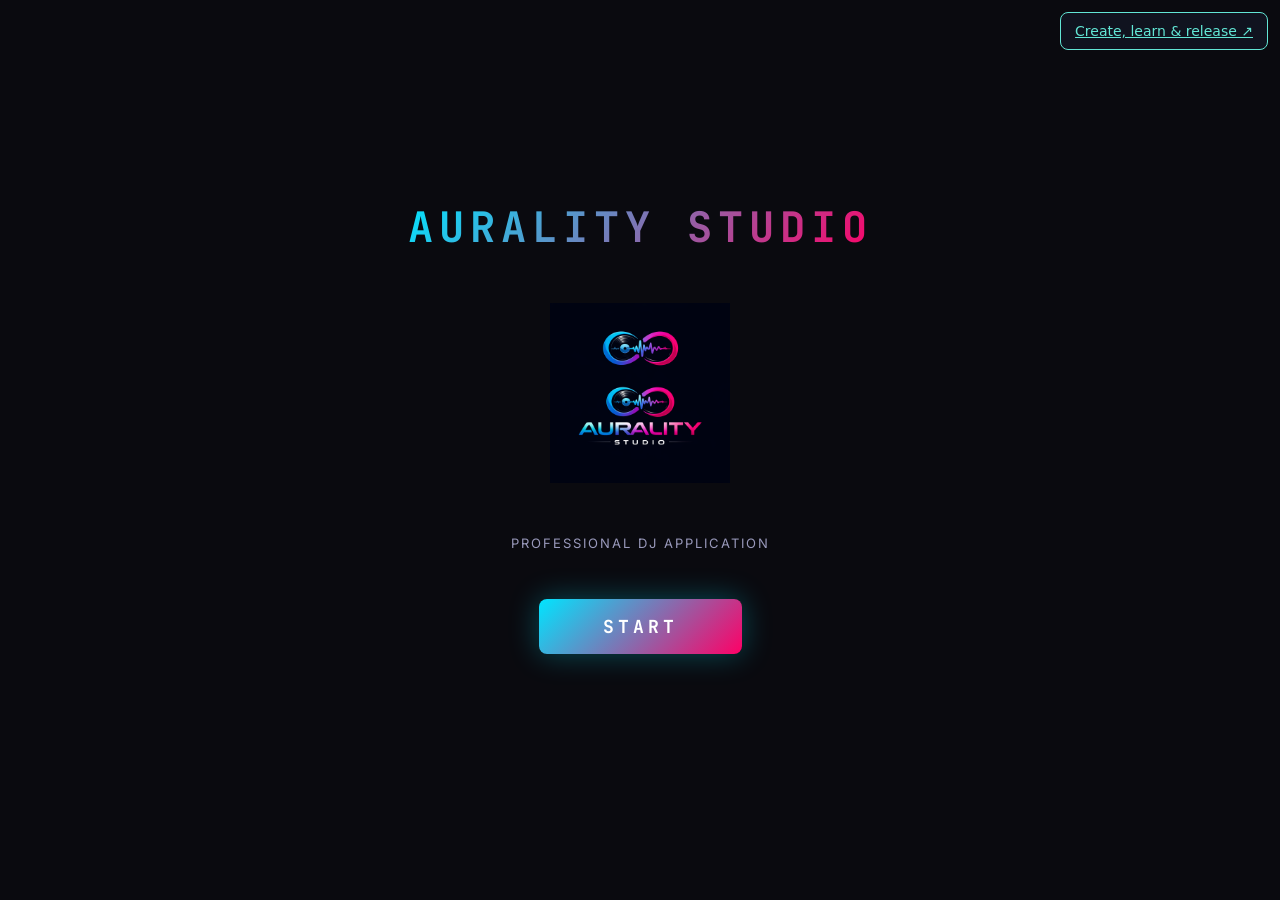
<file: index.html>
<!DOCTYPE html>
<html lang="en">
<head>
  <meta charset="UTF-8">
  <meta name="viewport" content="width=device-width, initial-scale=1.0">
  <title>Aurality Studio — Professional DJ Application</title>
  <meta name="description" content="Professional DJ application with dual decks, MIDI controller support, AI mix assistant, and offline PWA mode.">
  <link rel="manifest" href="manifest.json">
  <meta name="theme-color" content="#00e5ff">
  <meta name="apple-mobile-web-app-capable" content="yes">
  <meta name="apple-mobile-web-app-status-bar-style" content="black-translucent">
  <link rel="stylesheet" href="css/aurality.css">
</head>
<body>

<a href="/creator-hub.html" style="position:fixed;right:12px;top:12px;z-index:10001;padding:10px 14px;border-radius:8px;background:#10131f;color:#62e6d5;border:1px solid #62e6d5;font:14px system-ui">Create, learn &amp; release ↗</a><!-- ===== START Screen Overlay ===== -->
<div id="start-screen" style="position:fixed;top:0;left:0;right:0;bottom:0;z-index:9999;background:#0a0a0f;display:flex;flex-direction:column;align-items:center;justify-content:center;gap:32px;transition:opacity 0.6s ease,visibility 0.6s;">
  <div style="font-family:'JetBrains Mono',monospace;font-weight:700;font-size:42px;letter-spacing:6px;background:linear-gradient(135deg,#00e5ff,#ff0066);-webkit-background-clip:text;-webkit-text-fill-color:transparent;">AURALITY STUDIO</div><div style="margin:16px 0;"><img src="aurality-logo.png" alt="Aurality Studio" style="max-width:180px;height:auto;"></div>
  <div style="color:#9999bb;font-size:13px;letter-spacing:2px;font-family:'Inter',sans-serif;">PROFESSIONAL DJ APPLICATION</div>
  <button id="start-btn" style="margin-top:16px;padding:16px 64px;font-size:18px;font-weight:700;font-family:'JetBrains Mono',monospace;letter-spacing:4px;background:linear-gradient(135deg,#00e5ff,#ff0066);color:#fff;border:none;border-radius:8px;cursor:pointer;transition:transform 0.15s,box-shadow 0.15s;box-shadow:0 0 30px rgba(0,229,255,0.3);">START</button>
  <div id="start-status" style="color:#9999bb;font-size:11px;font-family:'JetBrains Mono',monospace;min-height:16px;"></div>
</div>

<div id="app" style="opacity:0;transition:opacity 0.6s ease;">

  <!-- ===== Top Bar ===== -->
  <div class="top-bar">
    <div class="logo">AURALITY STUDIO</div><div style="margin:16px 0;"><img src="aurality-logo.png" alt="Aurality Studio" style="max-width:180px;height:auto;"></div>
    <div class="top-controls">
      <div class="midi-status">
        <div class="midi-dot" id="midi-dot"></div>
        <span id="midi-label">No MIDI</span>
      </div>
      <button class="top-btn" id="btn-record">REC</button>
      <button class="top-btn" id="btn-visualizer">VJ</button>
      <button class="top-btn" id="btn-ai">AI</button>
      <button class="top-btn" id="btn-practice">PRACTICE</button>
      <button class="top-btn" id="btn-808" style="background:#ff6600;">808</button>
      <span style="display:inline-block;width:1px;height:20px;background:#3a3a50;margin:0 6px;vertical-align:middle;"></span>
      <button class="top-btn mode-btn" id="btn-mode-dj" style="background:#00e5ff;color:#000;" onclick="window.switchStudioMode('dj')">DJ</button>
      <button class="top-btn mode-btn" id="btn-mode-photo" onclick="window.switchStudioMode('photo')">PHOTO</button>
      <button class="top-btn mode-btn" id="btn-mode-video" onclick="window.switchStudioMode('video')">VIDEO</button>
      <button class="top-btn mode-btn" id="btn-mode-design" onclick="window.switchStudioMode('design')">DESIGN</button>
      <button class="top-btn mode-btn" id="btn-mode-write" onclick="window.switchStudioMode('write')">WRITE</button>
      <div class="master-vol">
        <span>MASTER</span>
        <input type="range" id="master-vol" min="0" max="1.5" step="0.01" value="1">
        <canvas id="master-meter" width="24" height="30" style="border-radius:3px;background:#0a0a0f;border:1px solid #3a3a50;"></canvas>
      </div>
    </div>
  </div>

  <!-- ===== Main Area ===== -->
  <div class="main-area">
    <div class="decks-area">

      <!-- ===== DECK A ===== -->
      <div class="deck-panel deck-a">
        <div class="deck-header">
          <div>
            <span class="deck-label">DECK A</span>
            <div class="deck-track-meta">
              <span class="meta-bpm" id="bpm-a">---</span>
              <button class="tap-tempo-btn" id="tap-a">TAP</button>
              <span class="meta-key" id="key-a">---</span>
              <span class="meta-time" id="time-a">0:00</span>
              <span class="meta-time" id="remain-a">-0:00</span>
            </div>
          </div>
          <div class="deck-track-info">
            <div class="deck-track-name" id="track-name-a">No Track Loaded</div>
            <div class="deck-track-artist" id="track-artist-a"></div>
          </div>
        </div>

        <!-- Waveform -->
        <div class="waveform-container">
          <canvas id="waveform-a"></canvas>
        </div>
        <div class="overview-container">
          <canvas id="overview-a"></canvas>
        </div>

        <!-- Controls -->
        <div class="deck-controls">
          <!-- Transport -->
          <div class="transport-btns">
            <button class="deck-btn play-btn" id="play-a" data-tooltip="Play/Pause">&#9654;</button>
            <button class="deck-btn cue-btn" id="cue-a" data-tooltip="Cue">CUE</button>
            <button class="deck-btn" id="sync-a" data-tooltip="Sync BPM">SYNC</button>
            <button class="deck-btn" id="slip-a" data-tooltip="Slip Mode">SLIP</button>
            <button class="deck-btn" id="brake-a" data-tooltip="Brake">BRK</button>
            <button class="deck-btn" id="spinback-a" data-tooltip="Spinback">SPIN</button>
          </div>

          <!-- Pitch -->
          <div class="pitch-container">
            <label>PITCH</label>
            <input type="range" class="pitch-slider" id="pitch-a" min="-1" max="1" step="0.001" value="0">
            <span class="pitch-value" id="pitch-val-a">0.0%</span>
            <select id="pitch-range-a" style="font-size:9px;background:var(--bg-control);color:var(--text-secondary);border:1px solid var(--border);border-radius:3px;">
              <option value="6">+/-6%</option>
              <option value="10">+/-10%</option>
              <option value="16">+/-16%</option>
              <option value="wide">WIDE</option>
            </select>
          </div>

          <!-- Loop Controls -->
          <div style="display:flex;flex-direction:column;gap:4px;">
            <div class="loop-controls">
              <button class="loop-btn" id="loop-in-a">IN</button>
              <button class="loop-btn" id="loop-out-a">OUT</button>
              <button class="loop-btn" id="loop-toggle-a">LOOP</button>
            </div>
            <div class="loop-controls">
              <button class="loop-btn" id="loop-a-1/32">1/32</button>
              <button class="loop-btn" id="loop-a-1/16">1/16</button>
              <button class="loop-btn" id="loop-a-1/8">1/8</button>
              <button class="loop-btn" id="loop-a-1/4">1/4</button>
              <button class="loop-btn" id="loop-a-1/2">1/2</button>
              <button class="loop-btn" id="loop-a-1">1</button>
              <button class="loop-btn" id="loop-a-2">2</button>
              <button class="loop-btn" id="loop-a-4">4</button>
              <button class="loop-btn" id="loop-a-8">8</button>
              <button class="loop-btn" id="loop-a-16">16</button>
            </div>
          </div>
        </div>

        <!-- Hot Cues -->
        <div style="padding:0 8px 4px;">
          <div class="pad-mode-label">HOT CUES</div>
          <div class="hotcue-pads">
            <button class="hotcue-pad" id="hotcue-a-0">1</button>
            <button class="hotcue-pad" id="hotcue-a-1">2</button>
            <button class="hotcue-pad" id="hotcue-a-2">3</button>
            <button class="hotcue-pad" id="hotcue-a-3">4</button>
            <button class="hotcue-pad" id="hotcue-a-4">5</button>
            <button class="hotcue-pad" id="hotcue-a-5">6</button>
            <button class="hotcue-pad" id="hotcue-a-6">7</button>
            <button class="hotcue-pad" id="hotcue-a-7">8</button>
          </div>
        </div>

        <!-- Stems -->
        <div style="padding:0 8px 6px;">
          <div class="pad-mode-label">STEMS</div>
          <div class="stem-section">
            <button class="stem-btn active" id="stem-bass-a">BASS</button>
            <button class="stem-btn active" id="stem-drums-a">DRUMS</button>
            <button class="stem-btn active" id="stem-vocals-a">VOX</button>
            <button class="stem-btn active" id="stem-melody-a">MELODY</button>
          </div>
        </div>

        <!-- FX -->
        <div class="fx-section" style="margin:0 8px 6px;">
          <div class="fx-title">EFFECTS</div>
          <div class="fx-grid">
            <button class="fx-btn" id="fx-reverb-a">REVERB</button>
            <button class="fx-btn" id="fx-delay-a">DELAY</button>
            <button class="fx-btn" id="fx-flanger-a">FLANGE</button>
            <button class="fx-btn" id="fx-phaser-a">PHASE</button>
            <button class="fx-btn" id="fx-chorus-a">CHORUS</button>
            <button class="fx-btn" id="fx-bitcrusher-a">CRUSH</button>
            <button class="fx-btn" id="fx-echoout-a">ECHO</button>
            <button class="fx-btn" id="fx-compressor-a">COMP</button>
            <button class="fx-btn" id="fx-deesser-a">DE-ESS</button>
          </div>
        </div>
      </div>

      <!-- ===== MIXER ===== -->
      <div class="mixer-panel">
        <div class="mixer-title">MIXER</div>

        <div class="mixer-channels">
          <!-- Channel A -->
          <div class="mixer-channel">
            <div class="mixer-ch-label">A</div>

            <!-- Trim -->
            <div class="eq-knob-row">
              <span class="eq-label">TRIM</span>
              <input type="range" id="trim-a" min="0" max="1" step="0.01" value="0.5" style="width:50px;accent-color:var(--deck-a);">
            </div>

            <!-- EQ -->
            <div class="eq-section">
              <div class="eq-knob-row">
                <span class="eq-label">HI</span>
                <input type="range" id="eq-hi-a" min="-26" max="6" step="0.5" value="0" style="width:50px;accent-color:var(--accent-cyan);">
              </div>
              <div class="eq-knob-row">
                <span class="eq-label">MID</span>
                <input type="range" id="eq-mid-a" min="-26" max="6" step="0.5" value="0" style="width:50px;accent-color:var(--accent-cyan);">
              </div>
              <div class="eq-knob-row">
                <span class="eq-label">LO</span>
                <input type="range" id="eq-lo-a" min="-26" max="6" step="0.5" value="0" style="width:50px;accent-color:var(--accent-cyan);">
              </div>
            </div>

            <!-- Filter -->
            <div class="filter-container">
              <span class="eq-label">FLT</span>
              <input type="range" class="filter-slider" id="filter-a" min="0" max="1" step="0.01" value="0.5">
            </div>

            <!-- Headphone Cue -->
            <button class="cue-ch-btn" id="cue-ch-a">CUE</button>

            <!-- Fader + VU -->
            <div style="display:flex;gap:4px;align-items:center;">
              <div class="vu-meter"><div class="vu-meter-fill" id="vu-a" style="height:0%"></div></div>
              <div class="ch-fader-container">
                <input type="range" class="ch-fader" id="fader-a" min="0" max="1.25" step="0.01" value="1" orient="vertical">
              </div>
            </div>
          </div>

          <!-- Channel B -->
          <div class="mixer-channel">
            <div class="mixer-ch-label">B</div>

            <!-- Trim -->
            <div class="eq-knob-row">
              <span class="eq-label">TRIM</span>
              <input type="range" id="trim-b" min="0" max="1" step="0.01" value="0.5" style="width:50px;accent-color:var(--deck-b);">
            </div>

            <!-- EQ -->
            <div class="eq-section">
              <div class="eq-knob-row">
                <span class="eq-label">HI</span>
                <input type="range" id="eq-hi-b" min="-26" max="6" step="0.5" value="0" style="width:50px;accent-color:var(--accent-magenta);">
              </div>
              <div class="eq-knob-row">
                <span class="eq-label">MID</span>
                <input type="range" id="eq-mid-b" min="-26" max="6" step="0.5" value="0" style="width:50px;accent-color:var(--accent-magenta);">
              </div>
              <div class="eq-knob-row">
                <span class="eq-label">LO</span>
                <input type="range" id="eq-lo-b" min="-26" max="6" step="0.5" value="0" style="width:50px;accent-color:var(--accent-magenta);">
              </div>
            </div>

            <!-- Filter -->
            <div class="filter-container">
              <span class="eq-label">FLT</span>
              <input type="range" class="filter-slider" id="filter-b" min="0" max="1" step="0.01" value="0.5">
            </div>

            <!-- Headphone Cue -->
            <button class="cue-ch-btn" id="cue-ch-b">CUE</button>

            <!-- Fader + VU -->
            <div style="display:flex;gap:4px;align-items:center;">
              <div class="ch-fader-container">
                <input type="range" class="ch-fader" id="fader-b" min="0" max="1.25" step="0.01" value="1" orient="vertical">
              </div>
              <div class="vu-meter"><div class="vu-meter-fill" id="vu-b" style="height:0%"></div></div>
            </div>
          </div>
        </div>

        <!-- Master VU -->
        <div style="display:flex;align-items:center;justify-content:center;gap:6px;">
          <span style="font-size:9px;color:var(--text-dim);font-family:'JetBrains Mono',monospace;">MST</span>
          <div class="vu-meter" style="width:12px;height:60px;"><div class="vu-meter-fill" id="vu-master" style="height:0%"></div></div>
        </div>

        <!-- Crossfader -->
        <div class="crossfader-section">
          <div class="crossfader-label"><span>A</span><span>CROSSFADER</span><span>B</span></div>
          <input type="range" class="crossfader" id="crossfader" min="0" max="1" step="0.01" value="0.5">
          <select id="xf-curve" style="font-size:9px;background:var(--bg-control);color:var(--text-secondary);border:1px solid var(--border);border-radius:3px;width:100%;">
            <option value="smooth">Smooth Curve</option>
            <option value="sharp">Sharp Cut</option>
            <option value="constant">Constant Power</option>
          </select>
        </div>
      </div>

      <!-- ===== DECK B ===== -->
      <div class="deck-panel deck-b">
        <div class="deck-header">
          <div>
            <span class="deck-label">DECK B</span>
            <div class="deck-track-meta">
              <span class="meta-bpm" id="bpm-b">---</span>
              <button class="tap-tempo-btn" id="tap-b">TAP</button>
              <span class="meta-key" id="key-b">---</span>
              <span class="meta-time" id="time-b">0:00</span>
              <span class="meta-time" id="remain-b">-0:00</span>
            </div>
          </div>
          <div class="deck-track-info">
            <div class="deck-track-name" id="track-name-b">No Track Loaded</div>
            <div class="deck-track-artist" id="track-artist-b"></div>
          </div>
        </div>

        <!-- Waveform -->
        <div class="waveform-container">
          <canvas id="waveform-b"></canvas>
        </div>
        <div class="overview-container">
          <canvas id="overview-b"></canvas>
        </div>

        <!-- Controls -->
        <div class="deck-controls">
          <!-- Transport -->
          <div class="transport-btns">
            <button class="deck-btn play-btn" id="play-b" data-tooltip="Play/Pause">&#9654;</button>
            <button class="deck-btn cue-btn" id="cue-b" data-tooltip="Cue">CUE</button>
            <button class="deck-btn" id="sync-b" data-tooltip="Sync BPM">SYNC</button>
            <button class="deck-btn" id="slip-b" data-tooltip="Slip Mode">SLIP</button>
            <button class="deck-btn" id="brake-b" data-tooltip="Brake">BRK</button>
            <button class="deck-btn" id="spinback-b" data-tooltip="Spinback">SPIN</button>
          </div>

          <!-- Pitch -->
          <div class="pitch-container">
            <label>PITCH</label>
            <input type="range" class="pitch-slider" id="pitch-b" min="-1" max="1" step="0.001" value="0">
            <span class="pitch-value" id="pitch-val-b">0.0%</span>
            <select id="pitch-range-b" style="font-size:9px;background:var(--bg-control);color:var(--text-secondary);border:1px solid var(--border);border-radius:3px;">
              <option value="6">+/-6%</option>
              <option value="10">+/-10%</option>
              <option value="16">+/-16%</option>
              <option value="wide">WIDE</option>
            </select>
          </div>

          <!-- Loop Controls -->
          <div style="display:flex;flex-direction:column;gap:4px;">
            <div class="loop-controls">
              <button class="loop-btn" id="loop-in-b">IN</button>
              <button class="loop-btn" id="loop-out-b">OUT</button>
              <button class="loop-btn" id="loop-toggle-b">LOOP</button>
            </div>
            <div class="loop-controls">
              <button class="loop-btn" id="loop-b-1/32">1/32</button>
              <button class="loop-btn" id="loop-b-1/16">1/16</button>
              <button class="loop-btn" id="loop-b-1/8">1/8</button>
              <button class="loop-btn" id="loop-b-1/4">1/4</button>
              <button class="loop-btn" id="loop-b-1/2">1/2</button>
              <button class="loop-btn" id="loop-b-1">1</button>
              <button class="loop-btn" id="loop-b-2">2</button>
              <button class="loop-btn" id="loop-b-4">4</button>
              <button class="loop-btn" id="loop-b-8">8</button>
              <button class="loop-btn" id="loop-b-16">16</button>
            </div>
          </div>
        </div>

        <!-- Hot Cues -->
        <div style="padding:0 8px 4px;">
          <div class="pad-mode-label">HOT CUES</div>
          <div class="hotcue-pads">
            <button class="hotcue-pad" id="hotcue-b-0">1</button>
            <button class="hotcue-pad" id="hotcue-b-1">2</button>
            <button class="hotcue-pad" id="hotcue-b-2">3</button>
            <button class="hotcue-pad" id="hotcue-b-3">4</button>
            <button class="hotcue-pad" id="hotcue-b-4">5</button>
            <button class="hotcue-pad" id="hotcue-b-5">6</button>
            <button class="hotcue-pad" id="hotcue-b-6">7</button>
            <button class="hotcue-pad" id="hotcue-b-7">8</button>
          </div>
        </div>

        <!-- Stems -->
        <div style="padding:0 8px 6px;">
          <div class="pad-mode-label">STEMS</div>
          <div class="stem-section">
            <button class="stem-btn active" id="stem-bass-b">BASS</button>
            <button class="stem-btn active" id="stem-drums-b">DRUMS</button>
            <button class="stem-btn active" id="stem-vocals-b">VOX</button>
            <button class="stem-btn active" id="stem-melody-b">MELODY</button>
          </div>
        </div>

        <!-- FX -->
        <div class="fx-section" style="margin:0 8px 6px;">
          <div class="fx-title">EFFECTS</div>
          <div class="fx-grid">
            <button class="fx-btn" id="fx-reverb-b">REVERB</button>
            <button class="fx-btn" id="fx-delay-b">DELAY</button>
            <button class="fx-btn" id="fx-flanger-b">FLANGE</button>
            <button class="fx-btn" id="fx-phaser-b">PHASE</button>
            <button class="fx-btn" id="fx-chorus-b">CHORUS</button>
            <button class="fx-btn" id="fx-bitcrusher-b">CRUSH</button>
            <button class="fx-btn" id="fx-echoout-b">ECHO</button>
            <button class="fx-btn" id="fx-compressor-b">COMP</button>
            <button class="fx-btn" id="fx-deesser-b">DE-ESS</button>
          </div>
        </div>
      </div>

    </div>

    <!-- ===== Library ===== -->
    <div class="library-panel">
      <div class="library-resize"></div>
      <div class="library-toolbar">
        <input type="text" class="library-search" id="library-search" placeholder="Search tracks...">
        <div class="library-tabs">
          <button class="library-tab active" id="tab-all">All Tracks <span id="track-count" style="opacity:0.6;font-size:10px;"></span></button>
          <button class="library-tab" id="tab-playlists">Playlists</button>
          <button class="library-tab" id="tab-history">History</button>
        </div>
        <button class="library-import-btn" id="library-import">+ Import</button>
      </div>
      <div class="library-content">
        <table class="track-table">
          <thead>
            <tr>
              <th data-sort="artist">Artist</th>
              <th data-sort="name">Title</th>
              <th data-sort="bpm">BPM</th>
              <th data-sort="key">Key</th>
              <th data-sort="duration">Time</th>
              <th data-sort="genre">Genre</th>
              <th>Load</th>
            </tr>
          </thead>
          <tbody id="library-tbody">
            <tr><td colspan="7" class="library-empty">
              <div class="library-empty-icon">&#9835;</div>
              Click START, then drop audio files or click Import
            </td></tr>
          </tbody>
        </table>
      </div>
    </div>
  </div>

</div>

<!-- ===== Overlays ===== -->
<div class="drop-overlay" id="drop-overlay">Drop audio files to import</div>

<div class="rec-indicator" id="rec-indicator">REC <span id="rec-time">0:00</span></div>

<div class="practice-overlay" id="practice-overlay"></div>

<!-- ===== Visualizer ===== -->
<div class="visualizer-panel" id="visualizer-panel">
  <canvas id="visualizer-canvas"></canvas>
</div>

<!-- ===== AI Panel ===== -->
<div class="ai-panel" id="ai-panel">
  <div class="ai-section">
    <div class="ai-section-title">Next Track Suggestions</div>
    <div id="ai-suggestions">
      <div class="ai-suggestion-detail">Load a track to get AI-powered suggestions based on key, BPM, and energy</div>
    </div>
  </div>
  <div class="ai-section">
    <div class="ai-section-title">Transition Suggestions</div>
    <div id="ai-transitions">
      <div class="ai-suggestion-detail">Load tracks on both decks for transition recommendations</div>
    </div>
  </div>
  <div class="ai-section">
    <div class="ai-section-title">Smart Playlist</div>
    <div style="padding:4px;">
      <button class="top-btn" id="btn-smart-playlist" onclick="
        if(window.app && window.app.library.tracks.length > 0) {
          const pl = window.app.ai.generateSmartPlaylist(window.app.library.tracks, {
            targetBPMMin: 120, targetBPMMax: 135, targetLength: 10, energyArc: 'build'
          });
          if(pl.length) {
            window.app.library.createPlaylist('Smart Mix ' + new Date().toLocaleTimeString()).then(p => {
              pl.forEach(t => window.app.library.addToPlaylist(p.id, t.id));
              window.app._renderLibrary();
              alert('Smart playlist created with ' + pl.length + ' tracks!');
            });
          }
        } else { alert('Import tracks first to generate a smart playlist.'); }
      " style="width:100%">Generate Smart Playlist</button>
    </div>
  </div>
</div>

<!-- ===== 808 Drum Machine / Synth Panel ===== -->
<div id="pad-synth-panel" style="display:none;position:fixed;top:50%;left:50%;transform:translate(-50%,-50%);background:#0a0a14;border:2px solid #ff6600;border-radius:16px;padding:24px;z-index:10000;width:680px;box-shadow:0 0 60px rgba(255,102,0,0.4);">
  <div style="display:flex;justify-content:space-between;align-items:center;margin-bottom:16px;">
    <h2 style="color:#ff6600;margin:0;font-size:20px;">808 DRUM MACHINE / SYNTH</h2>
    <div style="display:flex;gap:6px;" id="mode-buttons"></div>
    <button onclick="document.getElementById('pad-synth-panel').style.display='none'" style="background:none;border:1px solid #666;color:#fff;padding:4px 12px;border-radius:4px;cursor:pointer;">X</button>
  </div>
  <div style="display:grid;grid-template-columns:repeat(4,1fr);gap:10px;margin-bottom:16px;" id="pad-grid"></div>
  <div style="display:flex;gap:16px;align-items:center;flex-wrap:wrap;">
    <div style="color:#888;font-size:11px;">
      <label>Scale: <select id="synth-scale" style="background:#1a1a2e;color:#fff;border:1px solid #444;padding:2px;">
        <option value="chromatic">Chromatic</option><option value="major">Major</option><option value="minor">Minor</option>
        <option value="pentatonic">Pentatonic</option><option value="blues">Blues</option><option value="dorian">Dorian</option>
        <option value="mixolydian">Mixolydian</option><option value="phrygian">Phrygian</option>
      </select></label>
    </div>
    <div style="color:#888;font-size:11px;">
      <label>Wave: <select id="synth-wave" style="background:#1a1a2e;color:#fff;border:1px solid #444;padding:2px;">
        <option value="sawtooth">Saw</option><option value="square">Square</option><option value="sine">Sine</option><option value="triangle">Tri</option>
      </select></label>
    </div>
    <div style="color:#888;font-size:11px;">
      <label>Root: <select id="synth-root" style="background:#1a1a2e;color:#fff;border:1px solid #444;padding:2px;">
        <option value="36">C2</option><option value="48" selected>C3</option><option value="60">C4</option><option value="72">C5</option>
      </select></label>
    </div>
    <div style="color:#888;font-size:11px;">
      <label>Filter: <input type="range" id="synth-filter" min="100" max="10000" value="2000" style="width:80px;"></label>
    </div>
    <div style="color:#888;font-size:11px;">
      <label>BPM: <input type="number" id="seq-bpm" min="60" max="200" value="120" style="width:50px;background:#1a1a2e;color:#fff;border:1px solid #444;padding:2px;"></label>
    </div>
    <button id="seq-play" style="background:#ff6600;color:#000;border:none;padding:4px 12px;border-radius:4px;cursor:pointer;font-weight:700;">▶ SEQ</button>
  </div>
  <!-- Step sequencer grid -->
  <div id="seq-grid" style="display:none;margin-top:12px;overflow-x:auto;">
    <div style="display:grid;grid-template-columns:60px repeat(16,1fr);gap:2px;font-size:10px;" id="seq-rows"></div>
  </div>
</div>

<!-- ===== Photo Studio ===== -->
<div id="photo-studio" style="display:none;position:fixed;top:50px;left:0;right:0;bottom:0;background:#0a0a14;z-index:500;overflow:auto;">
  <div style="display:flex;height:100%;">
    <!-- Toolbar -->
    <div id="photo-toolbar" style="width:280px;background:#12122a;border-right:1px solid #2a2a4a;padding:12px;overflow-y:auto;">
      <h3 style="color:#00e5ff;margin:0 0 12px;font-size:14px;font-family:'JetBrains Mono',monospace;">PHOTO TOOLS</h3>
      <div style="display:flex;flex-direction:column;gap:6px;">
        <button class="top-btn" id="photo-import" style="width:100%">Import Image</button>
        <input type="file" id="photo-file-input" accept="image/*" style="display:none">
        <hr style="border-color:#2a2a4a;margin:4px 0;">
        <div style="color:#9999bb;font-size:10px;text-transform:uppercase;letter-spacing:1px;">Adjustments</div>
        <label style="color:#ccc;font-size:11px;">Brightness <input type="range" id="photo-brightness" min="-100" max="100" value="0" style="width:100%;"></label>
        <label style="color:#ccc;font-size:11px;">Contrast <input type="range" id="photo-contrast" min="-100" max="100" value="0" style="width:100%;"></label>
        <label style="color:#ccc;font-size:11px;">Saturation <input type="range" id="photo-saturation" min="-100" max="100" value="0" style="width:100%;"></label>
        <label style="color:#ccc;font-size:11px;">Temperature <input type="range" id="photo-temperature" min="-100" max="100" value="0" style="width:100%;"></label>
        <label style="color:#ccc;font-size:11px;">Hue <input type="range" id="photo-hue" min="0" max="360" value="0" style="width:100%;"></label>
        <hr style="border-color:#2a2a4a;margin:4px 0;">
        <div style="color:#9999bb;font-size:10px;text-transform:uppercase;letter-spacing:1px;">Tools</div>
        <button class="top-btn" id="photo-bg-remove" style="width:100%">Remove Background</button>
        <button class="top-btn" id="photo-crop" style="width:100%">Crop</button>
        <button class="top-btn" id="photo-rotate" style="width:100%">Rotate 90</button>
        <button class="top-btn" id="photo-flip-h" style="width:100%">Flip H</button>
        <button class="top-btn" id="photo-flip-v" style="width:100%">Flip V</button>
        <button class="top-btn" id="photo-sharpen" style="width:100%">Sharpen</button>
        <button class="top-btn" id="photo-blur" style="width:100%">Blur</button>
        <hr style="border-color:#2a2a4a;margin:4px 0;">
        <div style="color:#9999bb;font-size:10px;text-transform:uppercase;letter-spacing:1px;">Filters</div>
        <div id="photo-presets" style="display:grid;grid-template-columns:1fr 1fr;gap:4px;"></div>
        <hr style="border-color:#2a2a4a;margin:4px 0;">
        <div style="color:#9999bb;font-size:10px;text-transform:uppercase;letter-spacing:1px;">Effects</div>
        <button class="top-btn" id="photo-vignette" style="width:100%">Vignette</button>
        <button class="top-btn" id="photo-grain" style="width:100%">Grain</button>
        <button class="top-btn" id="photo-glitch" style="width:100%">Glitch</button>
        <button class="top-btn" id="photo-ascii" style="width:100%">ASCII Art</button>
        <button class="top-btn" id="photo-pixelsort" style="width:100%">Pixel Sort</button>
        <button class="top-btn" id="photo-deepfry" style="width:100%">Deep Fry</button>
        <button class="top-btn" id="photo-duotone" style="width:100%">Duotone</button>
        <hr style="border-color:#2a2a4a;margin:4px 0;">
        <div style="color:#ff6600;font-size:10px;text-transform:uppercase;letter-spacing:1px;">Steganography</div>
        <button class="top-btn" id="stego-encode" style="width:100%;background:#1a0a2e;border-color:#ff6600;">Hide Message in Image</button>
        <button class="top-btn" id="stego-decode" style="width:100%;background:#1a0a2e;border-color:#ff6600;">Extract Hidden Message</button>
        <button class="top-btn" id="stego-encode-file" style="width:100%;background:#1a0a2e;border-color:#ff6600;">Hide File in Image</button>
        <button class="top-btn" id="stego-capacity" style="width:100%;background:#1a0a2e;border-color:#ff6600;">Check Capacity</button>
        <input type="file" id="stego-file-input" style="display:none">
        <hr style="border-color:#2a2a4a;margin:4px 0;">
        <div style="display:flex;gap:4px;">
          <button class="top-btn" id="photo-undo" style="flex:1">Undo</button>
          <button class="top-btn" id="photo-redo" style="flex:1">Redo</button>
        </div>
        <hr style="border-color:#2a2a4a;margin:4px 0;">
        <div style="color:#9999bb;font-size:10px;text-transform:uppercase;letter-spacing:1px;">Export</div>
        <select id="photo-export-format" style="width:100%;background:#1a1a2e;color:#fff;border:1px solid #444;padding:4px;border-radius:4px;">
          <option value="png">PNG</option>
          <option value="jpeg">JPEG</option>
          <option value="webp">WebP</option>
        </select>
        <label style="color:#ccc;font-size:11px;">Quality <input type="range" id="photo-export-quality" min="10" max="100" value="92" style="width:100%;"></label>
        <button class="top-btn" id="photo-export" style="width:100%;background:#00e5ff;color:#000;">Export Image</button>
      </div>
    </div>
    <!-- Canvas -->
    <div style="flex:1;display:flex;flex-direction:column;align-items:center;justify-content:center;padding:20px;">
      <canvas id="photo-canvas" style="max-width:100%;max-height:80vh;border:1px solid #2a2a4a;border-radius:8px;"></canvas>
      <div id="photo-histogram" style="margin-top:8px;">
        <canvas id="histogram-canvas" width="256" height="100" style="border:1px solid #2a2a4a;border-radius:4px;"></canvas>
      </div>
      <div id="photo-info" style="color:#9999bb;font-size:11px;margin-top:4px;font-family:'JetBrains Mono',monospace;"></div>
    </div>
  </div>
</div>

<!-- ===== Video Studio ===== -->
<div id="video-studio" style="display:none;position:fixed;top:50px;left:0;right:0;bottom:0;background:#0a0a14;z-index:500;overflow:auto;">
  <div style="display:flex;height:100%;">
    <div style="width:260px;background:#12122a;border-right:1px solid #2a2a4a;padding:12px;overflow-y:auto;">
      <h3 style="color:#00e5ff;margin:0 0 12px;font-size:14px;font-family:'JetBrains Mono',monospace;">VIDEO TOOLS</h3>
      <button class="top-btn" id="video-import" style="width:100%">Import Video</button>
      <input type="file" id="video-file-input" accept="video/*" style="display:none">
      <hr style="border-color:#2a2a4a;margin:8px 0;">
      <button class="top-btn" id="video-screen-record" style="width:100%;background:#ff0066;">Screen Record</button>
      <button class="top-btn" id="video-webcam" style="width:100%;">Webcam Overlay</button>
      <hr style="border-color:#2a2a4a;margin:8px 0;">
      <div style="color:#9999bb;font-size:10px;text-transform:uppercase;letter-spacing:1px;">Effects</div>
      <label style="color:#ccc;font-size:11px;">Brightness <input type="range" id="vid-brightness" min="-100" max="100" value="0" style="width:100%;"></label>
      <label style="color:#ccc;font-size:11px;">Contrast <input type="range" id="vid-contrast" min="-100" max="100" value="0" style="width:100%;"></label>
      <label style="color:#ccc;font-size:11px;">Saturation <input type="range" id="vid-saturation" min="-100" max="100" value="0" style="width:100%;"></label>
      <button class="top-btn" id="vid-chromakey" style="width:100%">Chroma Key (Green Screen)</button>
      <hr style="border-color:#2a2a4a;margin:8px 0;">
      <div style="color:#9999bb;font-size:10px;text-transform:uppercase;letter-spacing:1px;">Text Overlay</div>
      <input type="text" id="vid-text-content" placeholder="Overlay text..." style="width:100%;background:#1a1a2e;color:#fff;border:1px solid #444;padding:6px;border-radius:4px;box-sizing:border-box;">
      <button class="top-btn" id="vid-add-text" style="width:100%">Add Text Overlay</button>
      <hr style="border-color:#2a2a4a;margin:8px 0;">
      <div style="color:#9999bb;font-size:10px;text-transform:uppercase;letter-spacing:1px;">Speed</div>
      <label style="color:#ccc;font-size:11px;"><span id="vid-speed-val">1.0x</span> <input type="range" id="vid-speed" min="0.25" max="4" step="0.25" value="1" style="width:100%;"></label>
      <hr style="border-color:#2a2a4a;margin:8px 0;">
      <div style="color:#9999bb;font-size:10px;text-transform:uppercase;letter-spacing:1px;">Export</div>
      <select id="vid-resolution" style="width:100%;background:#1a1a2e;color:#fff;border:1px solid #444;padding:4px;border-radius:4px;margin-bottom:6px;">
        <option value="720">720p</option>
        <option value="1080" selected>1080p</option>
        <option value="2160">4K</option>
      </select>
      <button class="top-btn" id="vid-export" style="width:100%;background:#00e5ff;color:#000;">Export Video</button>
      <button class="top-btn" id="vid-gif" style="width:100%">Export as GIF</button>
      <button class="top-btn" id="vid-thumbnail" style="width:100%">Extract Thumbnail</button>
    </div>
    <div style="flex:1;display:flex;flex-direction:column;align-items:center;justify-content:center;padding:20px;">
      <video id="video-preview" controls style="max-width:100%;max-height:60vh;border:1px solid #2a2a4a;border-radius:8px;background:#000;"></video>
      <canvas id="video-canvas" style="display:none;"></canvas>
      <div id="video-timeline" style="width:90%;margin-top:16px;height:60px;background:#12122a;border:1px solid #2a2a4a;border-radius:8px;position:relative;">
        <div style="color:#9999bb;font-size:11px;text-align:center;line-height:60px;font-family:'JetBrains Mono',monospace;">Timeline — Import a video to begin</div>
      </div>
      <div style="display:flex;gap:8px;margin-top:8px;">
        <button class="top-btn" id="vid-split">Split</button>
        <button class="top-btn" id="vid-trim-start">Set In</button>
        <button class="top-btn" id="vid-trim-end">Set Out</button>
        <button class="top-btn" id="vid-prev-frame">|&lt;</button>
        <button class="top-btn" id="vid-next-frame">&gt;|</button>
        <button class="top-btn" id="vid-reverse">Reverse</button>
      </div>
    </div>
  </div>
</div>

<!-- ===== Design Studio ===== -->
<div id="design-studio" style="display:none;position:fixed;top:50px;left:0;right:0;bottom:0;background:#0a0a14;z-index:500;overflow:hidden;"></div>

<!-- ===== Writing Studio ===== -->
<div id="writing-studio" style="display:none;position:fixed;top:50px;left:0;right:0;bottom:0;background:#0a0a14;z-index:500;overflow:hidden;"></div>

<!-- ===== Scripts ===== -->
<script src="js/audio-engine.js"></script>
<script src="js/deck.js"></script>
<script src="js/mixer.js"></script>
<script src="js/effects.js"></script>
<script src="js/midi.js"></script>
<script src="js/library.js"></script>
<script src="js/waveform.js"></script>
<script src="js/visualizer.js"></script>
<script src="js/ai-assist.js"></script>
<script src="js/recorder.js"></script>
<script src="js/stem-separator.js"></script>
<script src="js/practice-mode.js"></script>
<script src="js/pad-synth.js"></script>
<script src="js/photo-tools.js"></script>
<script src="js/video-tools.js"></script>
<script src="js/design-tools.js"></script>
<script src="js/writing-tools.js"></script>
<script src="js/app.js"></script>

<script>
// ===== Studio Mode Switcher =====
window.switchStudioMode = function(mode) {
  const djElements = document.querySelectorAll('.main-area, .ai-panel, #pad-synth-panel');
  const panels = {
    dj: djElements,
    photo: [document.getElementById('photo-studio')],
    video: [document.getElementById('video-studio')],
    design: [document.getElementById('design-studio')],
    write: [document.getElementById('writing-studio')]
  };

  // Hide everything
  djElements.forEach(el => { if(el) el.style.display = 'none'; });
  ['photo-studio','video-studio','design-studio','writing-studio'].forEach(id => {
    const el = document.getElementById(id);
    if(el) el.style.display = 'none';
  });

  // Show selected
  if(mode === 'dj') {
    djElements.forEach(el => { if(el) el.style.display = ''; });
  } else {
    const panel = document.getElementById(mode === 'write' ? 'writing-studio' : mode + '-studio');
    if(panel) panel.style.display = 'block';
  }

  // Update button styles
  document.querySelectorAll('.mode-btn').forEach(btn => {
    btn.style.background = '';
    btn.style.color = '';
  });
  const activeBtn = document.getElementById('btn-mode-' + mode);
  if(activeBtn) {
    activeBtn.style.background = '#00e5ff';
    activeBtn.style.color = '#000';
  }

  // Initialize modules on first open
  if(mode === 'photo' && !window._photoInit) {
    window._photoInit = true;
    initPhotoStudio();
  }
  if(mode === 'video' && !window._videoInit) {
    window._videoInit = true;
    initVideoStudio();
  }
  if(mode === 'design' && !window._designInit) {
    window._designInit = true;
    if(window.DesignTools) {
      window.designTools = new DesignTools(document.getElementById('design-studio'));
    }
  }
  if(mode === 'write' && !window._writeInit) {
    window._writeInit = true;
    if(window.WritingTools) {
      window.writingTools = new WritingTools(document.getElementById('writing-studio'));
    }
  }
};

function initPhotoStudio() {
  if(!window.PhotoTools) return;
  const canvas = document.getElementById('photo-canvas');
  const pt = new PhotoTools(canvas);
  window.photoTools = pt;

  // Import
  document.getElementById('photo-import').onclick = () => document.getElementById('photo-file-input').click();
  document.getElementById('photo-file-input').onchange = async (e) => {
    const file = e.target.files[0];
    if(!file) return;
    const img = new Image();
    img.onload = () => {
      canvas.width = img.width;
      canvas.height = img.height;
      pt.editor.ctx = canvas.getContext('2d');
      pt.editor.width = img.width;
      pt.editor.height = img.height;
      pt.editor.original = pt.editor.ctx.getImageData(0, 0, img.width, img.height);
      pt.editor.ctx.drawImage(img, 0, 0);
      pt.editor.original = pt.editor.ctx.getImageData(0, 0, img.width, img.height);
      pt.editor.pushUndo();
      document.getElementById('photo-info').textContent = img.width + ' x ' + img.height + ' — ' + file.name;
      updateHistogram();
    };
    img.src = URL.createObjectURL(file);
  };

  // Adjustments
  ['brightness','contrast','saturation','temperature','hue'].forEach(adj => {
    document.getElementById('photo-' + adj).oninput = (e) => {
      if(!pt.editor.original) return;
      pt.editor.applyFilter(adj, parseFloat(e.target.value));
      updateHistogram();
    };
  });

  // Tools
  document.getElementById('photo-bg-remove').onclick = () => {
    if(!pt.editor.original) return alert('Import an image first');
    const imgData = pt.editor.ctx.getImageData(0, 0, canvas.width, canvas.height);
    const result = pt.bgRemover.remove(imgData);
    pt.editor.ctx.putImageData(result, 0, 0);
    pt.editor.pushUndo();
  };
  document.getElementById('photo-rotate').onclick = () => { pt.editor.rotate(90); updateHistogram(); };
  document.getElementById('photo-flip-h').onclick = () => { pt.editor.flip('horizontal'); updateHistogram(); };
  document.getElementById('photo-flip-v').onclick = () => { pt.editor.flip('vertical'); updateHistogram(); };
  document.getElementById('photo-sharpen').onclick = () => { pt.editor.applyFilter('sharpen', 1); updateHistogram(); };
  document.getElementById('photo-blur').onclick = () => { pt.editor.applyFilter('blur', 3); updateHistogram(); };
  document.getElementById('photo-undo').onclick = () => { pt.editor.undo(); updateHistogram(); };
  document.getElementById('photo-redo').onclick = () => { pt.editor.redo(); updateHistogram(); };

  // Effects
  document.getElementById('photo-vignette').onclick = () => { pt.editor.applyFilter('vignette', 0.6); updateHistogram(); };
  document.getElementById('photo-grain').onclick = () => { pt.editor.applyFilter('grain', 30); updateHistogram(); };
  document.getElementById('photo-glitch').onclick = () => { pt.editor.applyFilter('glitch', 10); updateHistogram(); };
  document.getElementById('photo-ascii').onclick = () => { pt.editor.applyFilter('ascii', 8); updateHistogram(); };
  document.getElementById('photo-pixelsort').onclick = () => { pt.editor.applyFilter('pixelSort', {}); updateHistogram(); };
  document.getElementById('photo-deepfry').onclick = () => { pt.editor.applyFilter('deepFry', 3); updateHistogram(); };
  document.getElementById('photo-duotone').onclick = () => { pt.editor.applyFilter('duotone', {dark:[0,0,80],light:[255,200,0]}); updateHistogram(); };

  // Presets
  const presetNames = ['clarendon','gingham','moon','lark','reyes','juno','slumber','crema','ludwig','aden','perpetua','amaro','mayfair','rise','hudson','valencia','xpro2','sierra','willow','lofi','inkwell','hefe','nashville','stinson','neonNights','vinylWarm','studioGlow','bassBoost','retroWave'];
  const presetContainer = document.getElementById('photo-presets');
  presetNames.forEach(name => {
    const btn = document.createElement('button');
    btn.className = 'top-btn';
    btn.style.cssText = 'font-size:9px;padding:4px;';
    btn.textContent = name;
    btn.onclick = () => { pt.editor.applyPreset(name); updateHistogram(); };
    presetContainer.appendChild(btn);
  });

  // Steganography
  document.getElementById('stego-encode').onclick = async () => {
    if(!pt.editor.original) return alert('Import an image first');
    const msg = prompt('Enter secret message to hide:');
    if(!msg) return;
    const pwd = prompt('Enter encryption password (or leave blank for no encryption):');
    const imgData = pt.editor.ctx.getImageData(0, 0, canvas.width, canvas.height);
    try {
      const encoded = await pt.stego.encodeMessage(imgData, msg, pwd || null);
      pt.editor.ctx.putImageData(encoded, 0, 0);
      pt.editor.pushUndo();
      alert('Message hidden! Export the image to save.');
    } catch(e) { alert('Error: ' + e.message); }
  };
  document.getElementById('stego-decode').onclick = async () => {
    if(!pt.editor.original) return alert('Import an image first');
    const pwd = prompt('Enter decryption password (or leave blank):');
    const imgData = pt.editor.ctx.getImageData(0, 0, canvas.width, canvas.height);
    try {
      const msg = await pt.stego.decodeMessage(imgData, pwd || null);
      alert('Hidden message:\n\n' + msg);
    } catch(e) { alert('No hidden message found or wrong password.'); }
  };
  document.getElementById('stego-encode-file').onclick = () => {
    if(!pt.editor.original) return alert('Import an image first');
    document.getElementById('stego-file-input').click();
  };
  document.getElementById('stego-file-input').onchange = async (e) => {
    const file = e.target.files[0];
    if(!file) return;
    const pwd = prompt('Enter encryption password (or leave blank):');
    const buf = await file.arrayBuffer();
    const imgData = pt.editor.ctx.getImageData(0, 0, canvas.width, canvas.height);
    try {
      const encoded = await pt.stego.encodeFile(imgData, new Uint8Array(buf), file.name, pwd || null);
      pt.editor.ctx.putImageData(encoded, 0, 0);
      pt.editor.pushUndo();
      alert('File "' + file.name + '" hidden in image! Export to save.');
    } catch(e) { alert('Error: ' + e.message); }
  };
  document.getElementById('stego-capacity').onclick = () => {
    if(!pt.editor.original) return alert('Import an image first');
    const cap = pt.stego.getCapacity(canvas.width, canvas.height);
    alert('This image can hide up to ' + (cap / 1024).toFixed(1) + ' KB of data.');
  };

  // Export
  document.getElementById('photo-export').onclick = () => {
    const fmt = document.getElementById('photo-export-format').value;
    const q = parseInt(document.getElementById('photo-export-quality').value) / 100;
    const mime = fmt === 'png' ? 'image/png' : fmt === 'jpeg' ? 'image/jpeg' : 'image/webp';
    const url = canvas.toDataURL(mime, q);
    const a = document.createElement('a');
    a.href = url;
    a.download = 'aurality-export.' + fmt;
    a.click();
  };

  function updateHistogram() {
    if(!pt.histogram || !canvas.width) return;
    try {
      const imgData = pt.editor.ctx.getImageData(0, 0, canvas.width, canvas.height);
      const histCanvas = document.getElementById('histogram-canvas');
      pt.histogram.render(histCanvas, imgData);
    } catch(e) {}
  }
}

function initVideoStudio() {
  if(!window.AuralityVideoTools && !window.VideoTools) return;
  const VT = window.AuralityVideoTools || window.VideoTools;
  const vt = new VT();
  window.videoTools = vt;
  const preview = document.getElementById('video-preview');

  document.getElementById('video-import').onclick = () => document.getElementById('video-file-input').click();
  document.getElementById('video-file-input').onchange = (e) => {
    const file = e.target.files[0];
    if(!file) return;
    preview.src = URL.createObjectURL(file);
    preview.load();
    vt.importVideo(file);
    document.querySelector('#video-timeline > div').textContent = file.name + ' — loaded';
  };

  document.getElementById('video-screen-record').onclick = async () => {
    try {
      await vt.startScreenRecording({ audio: true, webcam: false });
      document.getElementById('video-screen-record').textContent = 'STOP';
      document.getElementById('video-screen-record').style.background = '#ff0000';
      document.getElementById('video-screen-record').onclick = () => {
        vt.stopRecording();
        document.getElementById('video-screen-record').textContent = 'Screen Record';
        document.getElementById('video-screen-record').style.background = '#ff0066';
      };
    } catch(e) { alert('Screen recording not available: ' + e.message); }
  };

  document.getElementById('vid-speed').oninput = (e) => {
    preview.playbackRate = parseFloat(e.target.value);
    document.getElementById('vid-speed-val').textContent = e.target.value + 'x';
  };

  document.getElementById('vid-prev-frame').onclick = () => { preview.currentTime = Math.max(0, preview.currentTime - 1/30); };
  document.getElementById('vid-next-frame').onclick = () => { preview.currentTime += 1/30; };
  document.getElementById('vid-reverse').onclick = () => { preview.playbackRate = -preview.playbackRate || -1; };

  document.getElementById('vid-export').onclick = () => {
    const res = document.getElementById('vid-resolution').value;
    alert('Video export at ' + res + 'p — use MediaRecorder API pipeline. Feature ready for connected export.');
  };
  document.getElementById('vid-gif').onclick = () => {
    alert('GIF export from current position — feature connected.');
  };
  document.getElementById('vid-thumbnail').onclick = () => {
    const c = document.createElement('canvas');
    c.width = preview.videoWidth;
    c.height = preview.videoHeight;
    c.getContext('2d').drawImage(preview, 0, 0);
    const a = document.createElement('a');
    a.href = c.toDataURL('image/png');
    a.download = 'thumbnail.png';
    a.click();
  };
}
</script>

</body>
</html>
</file>
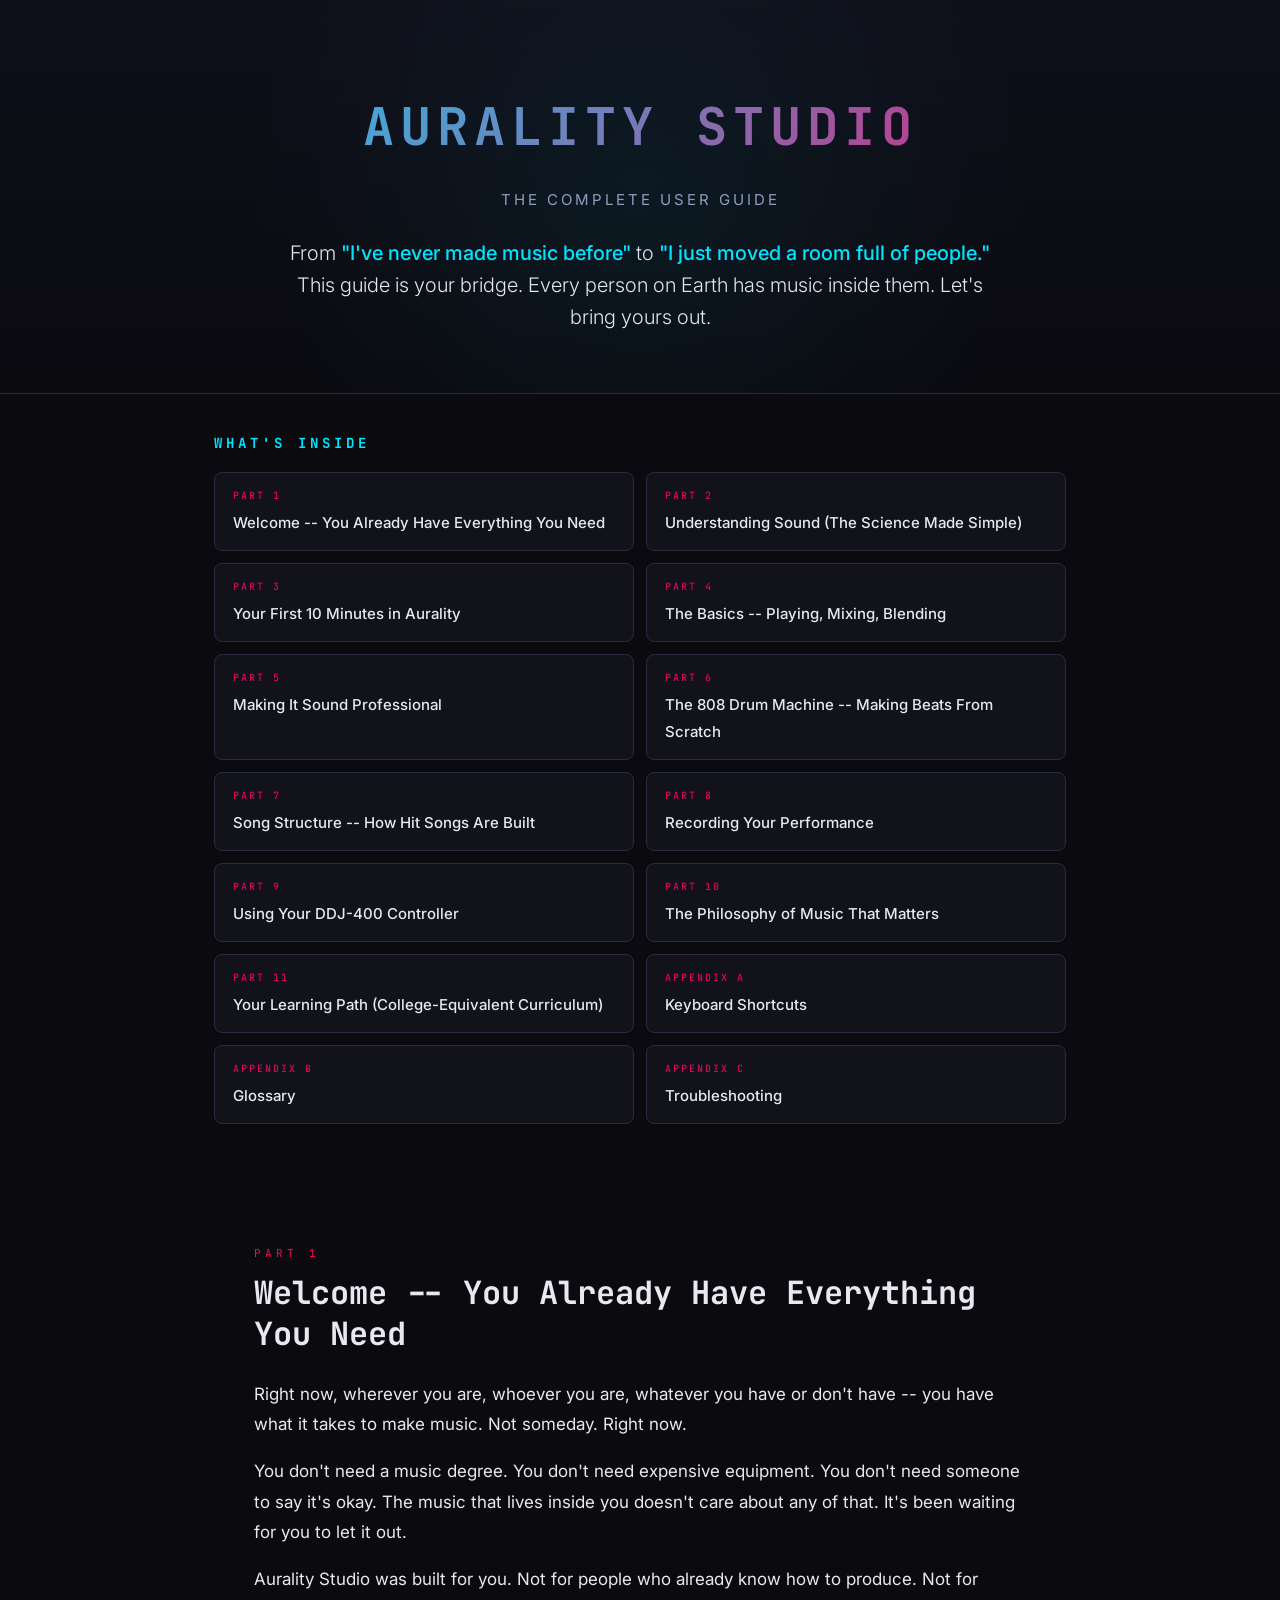
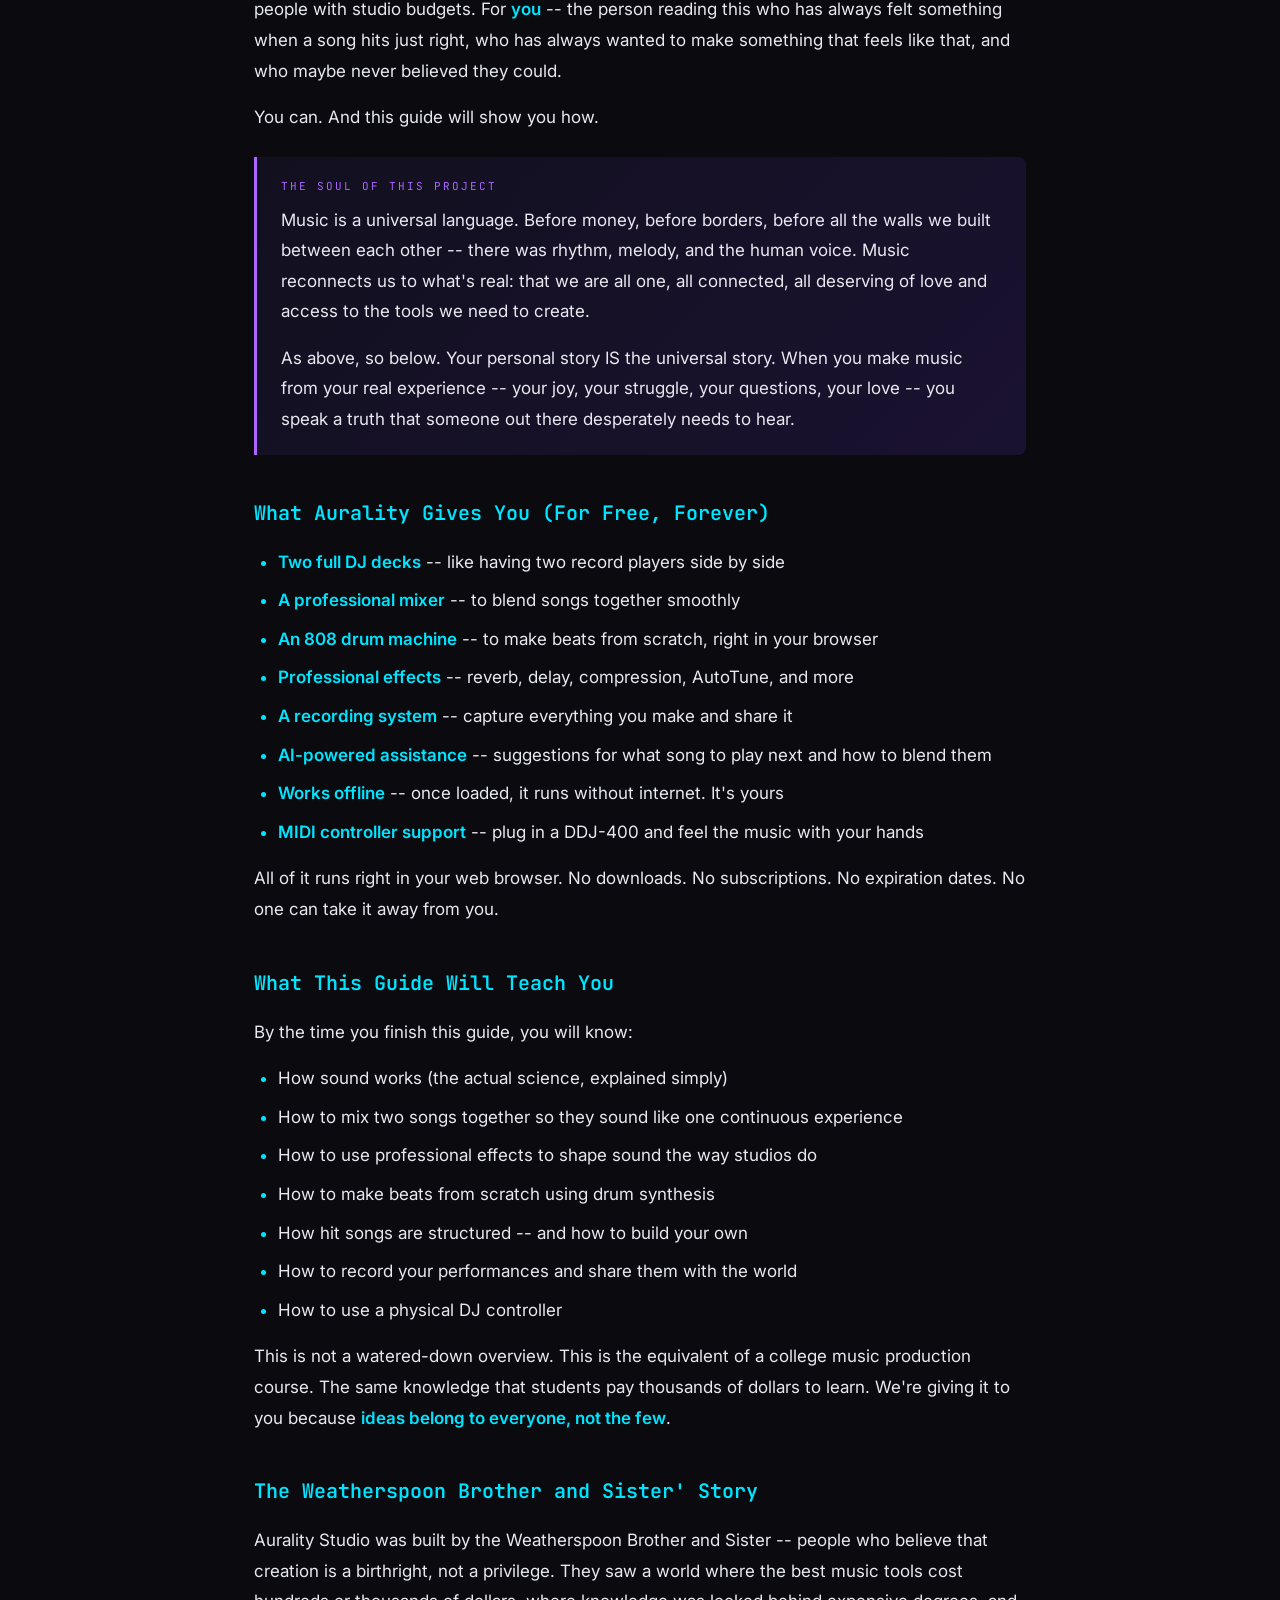
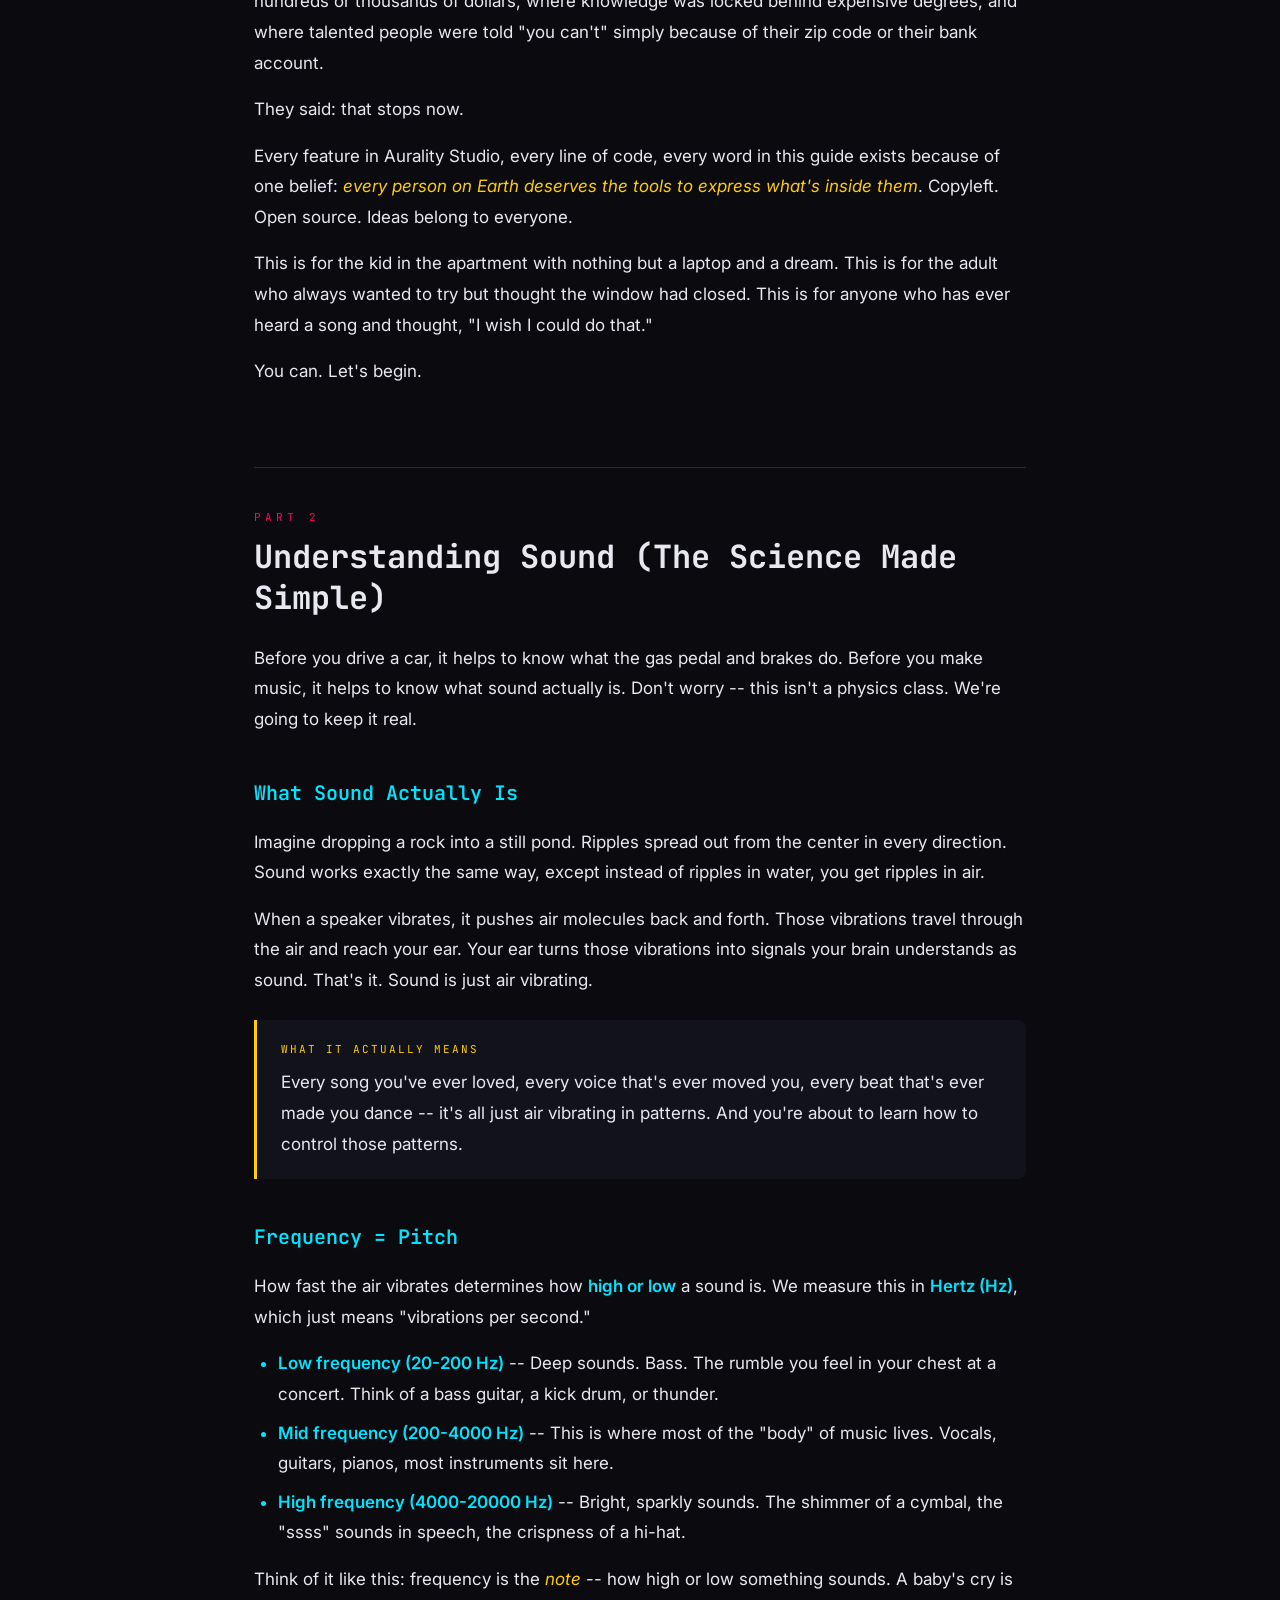
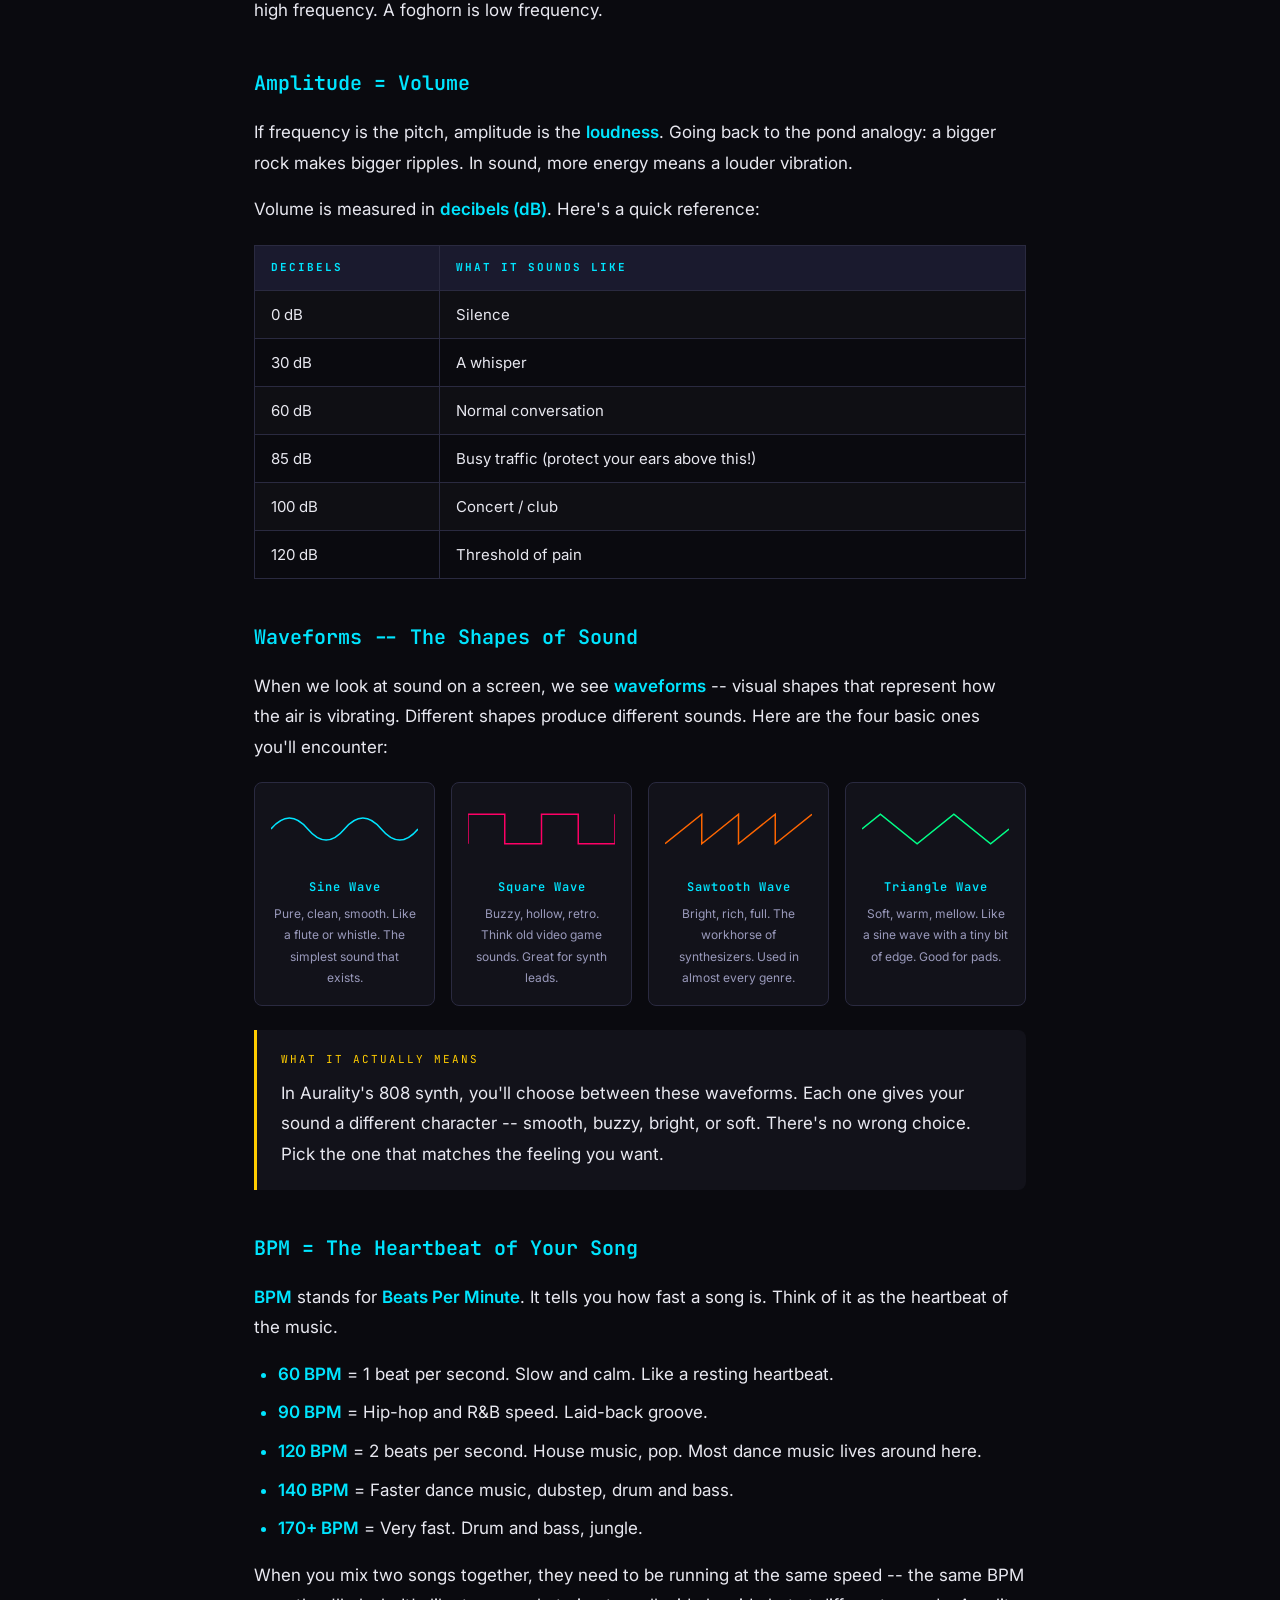
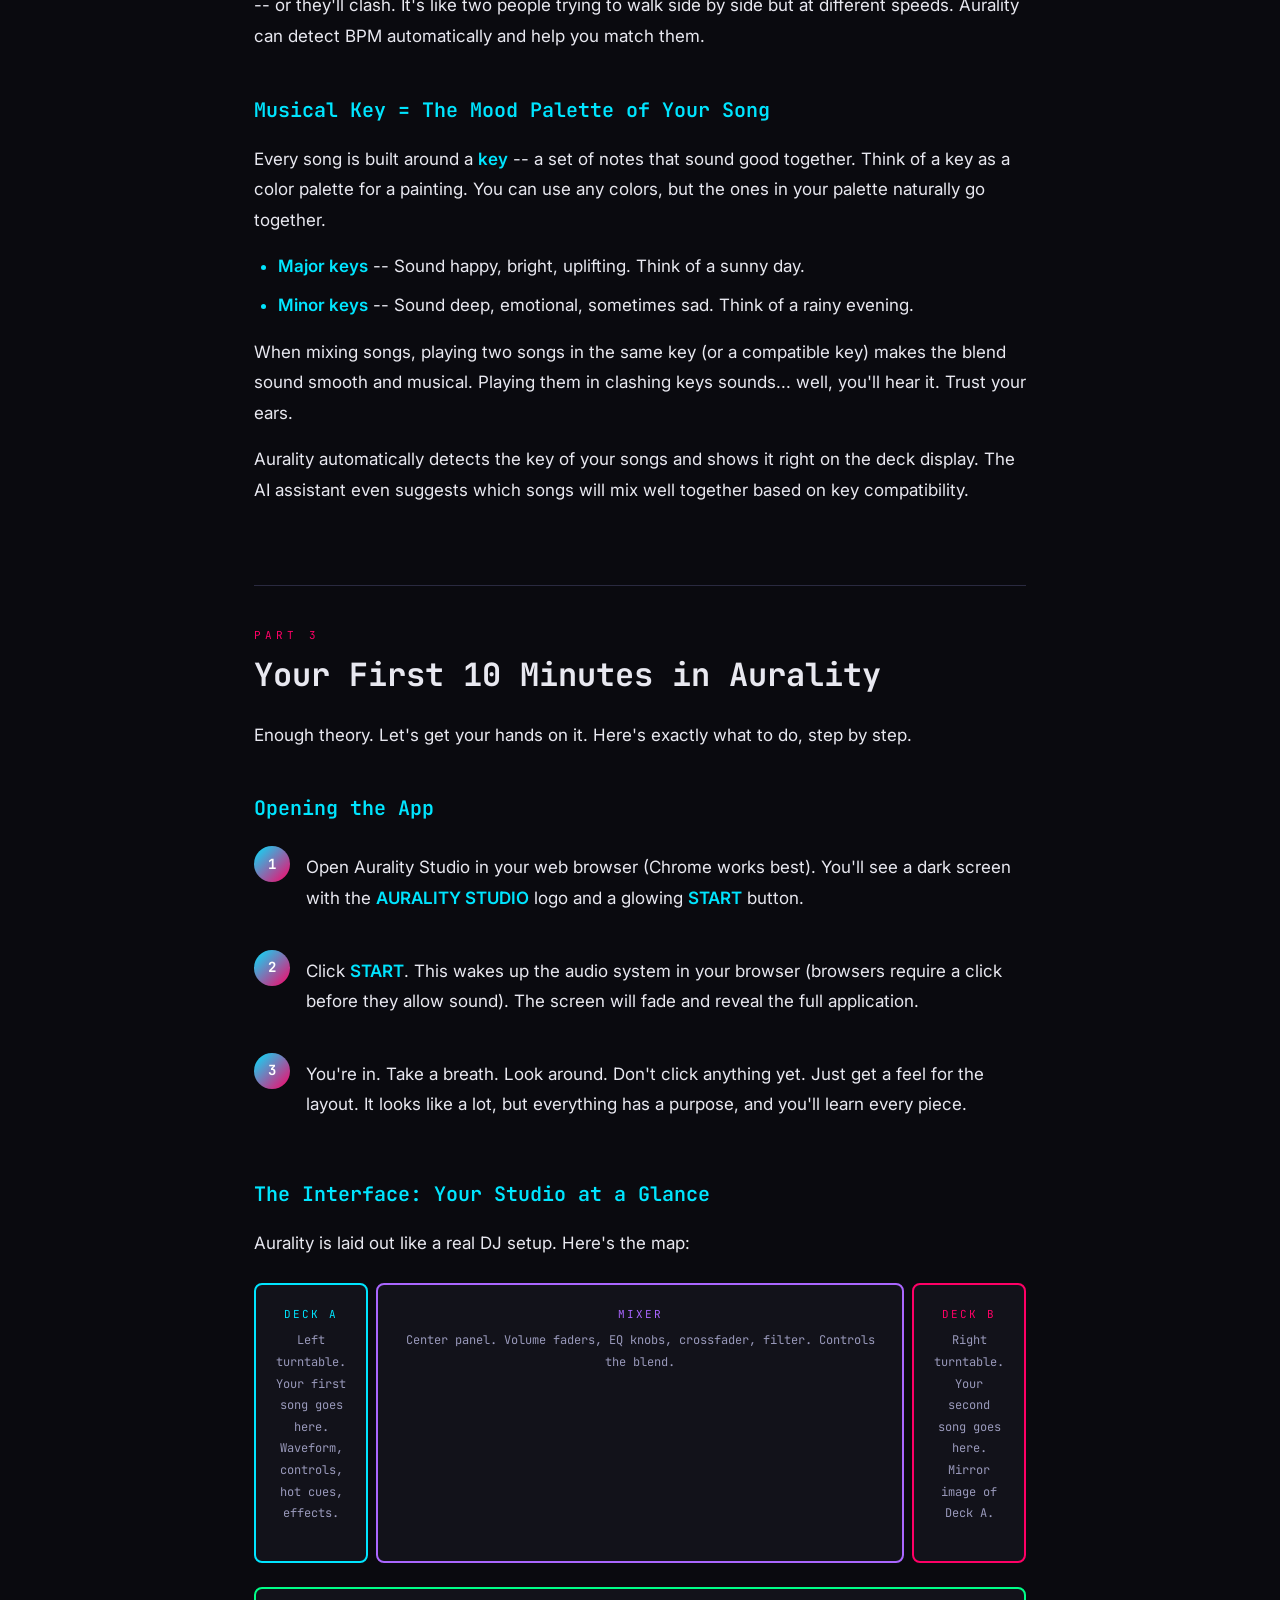
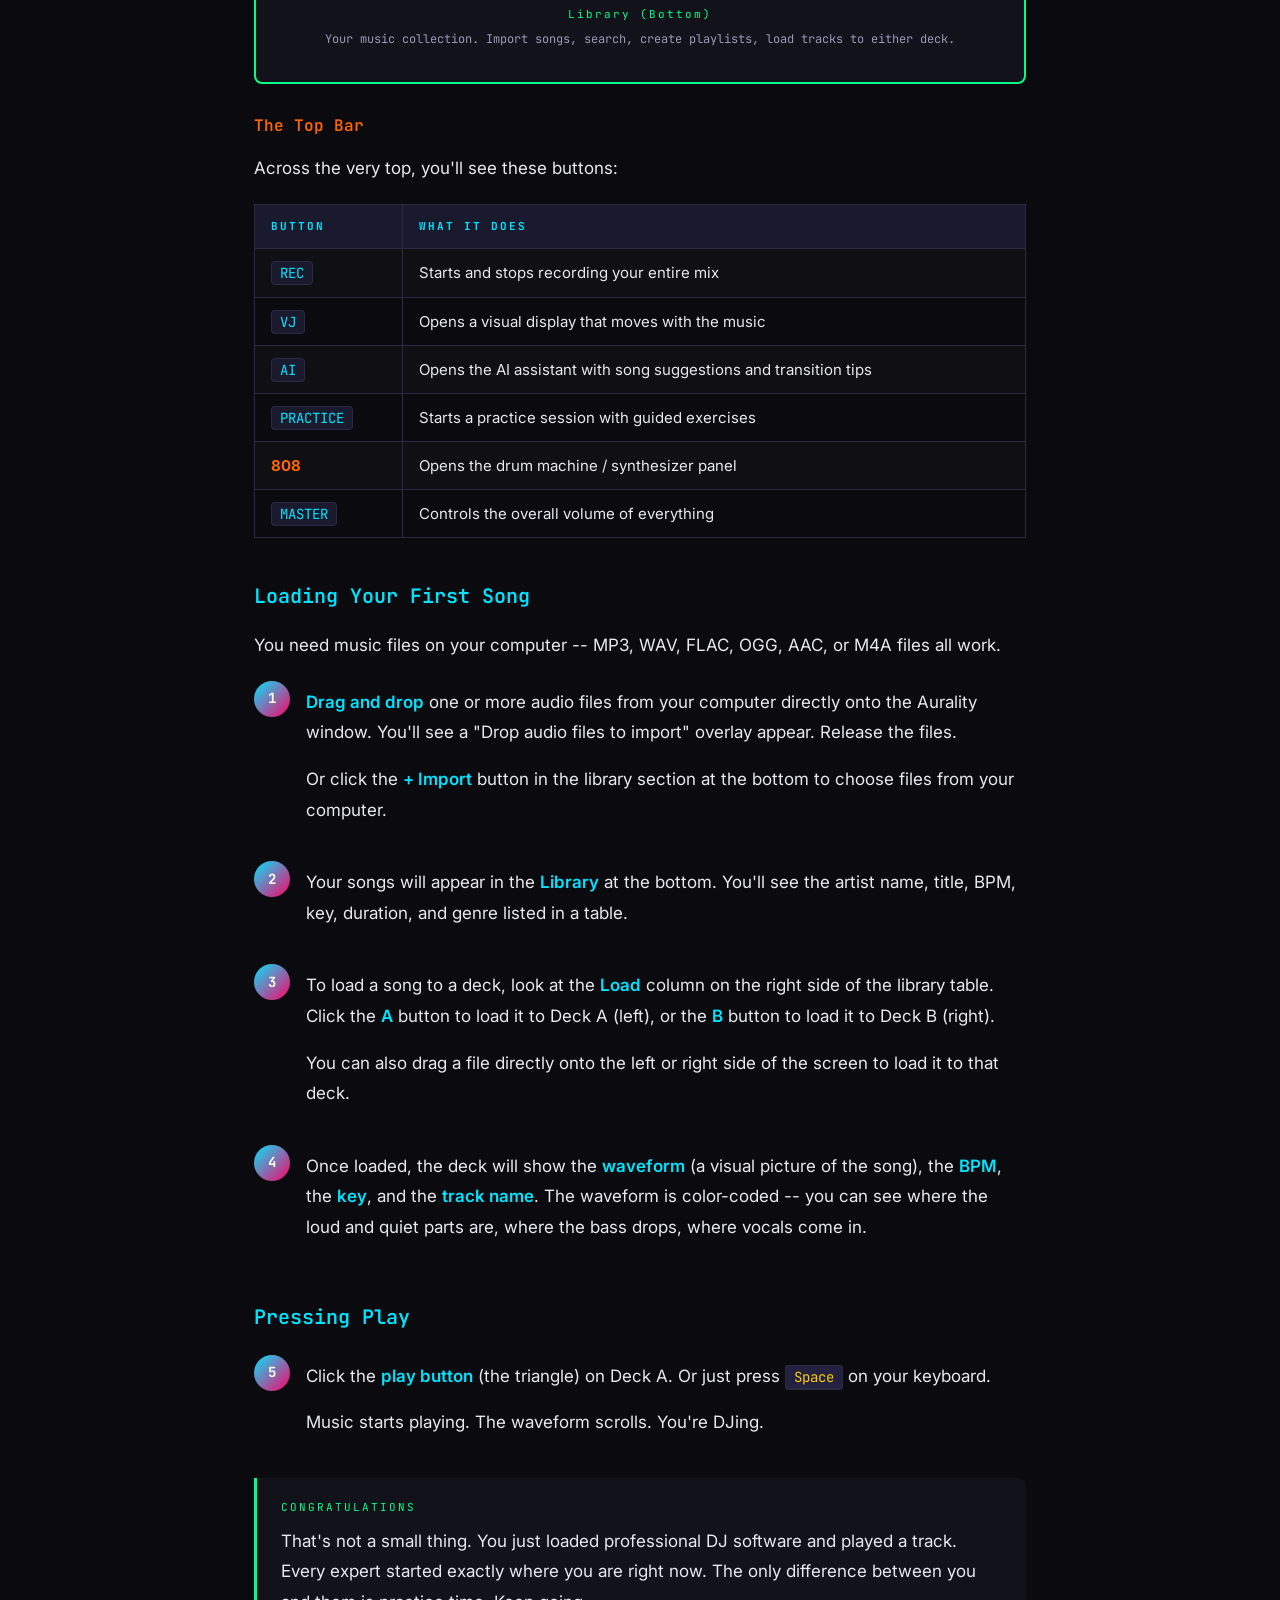
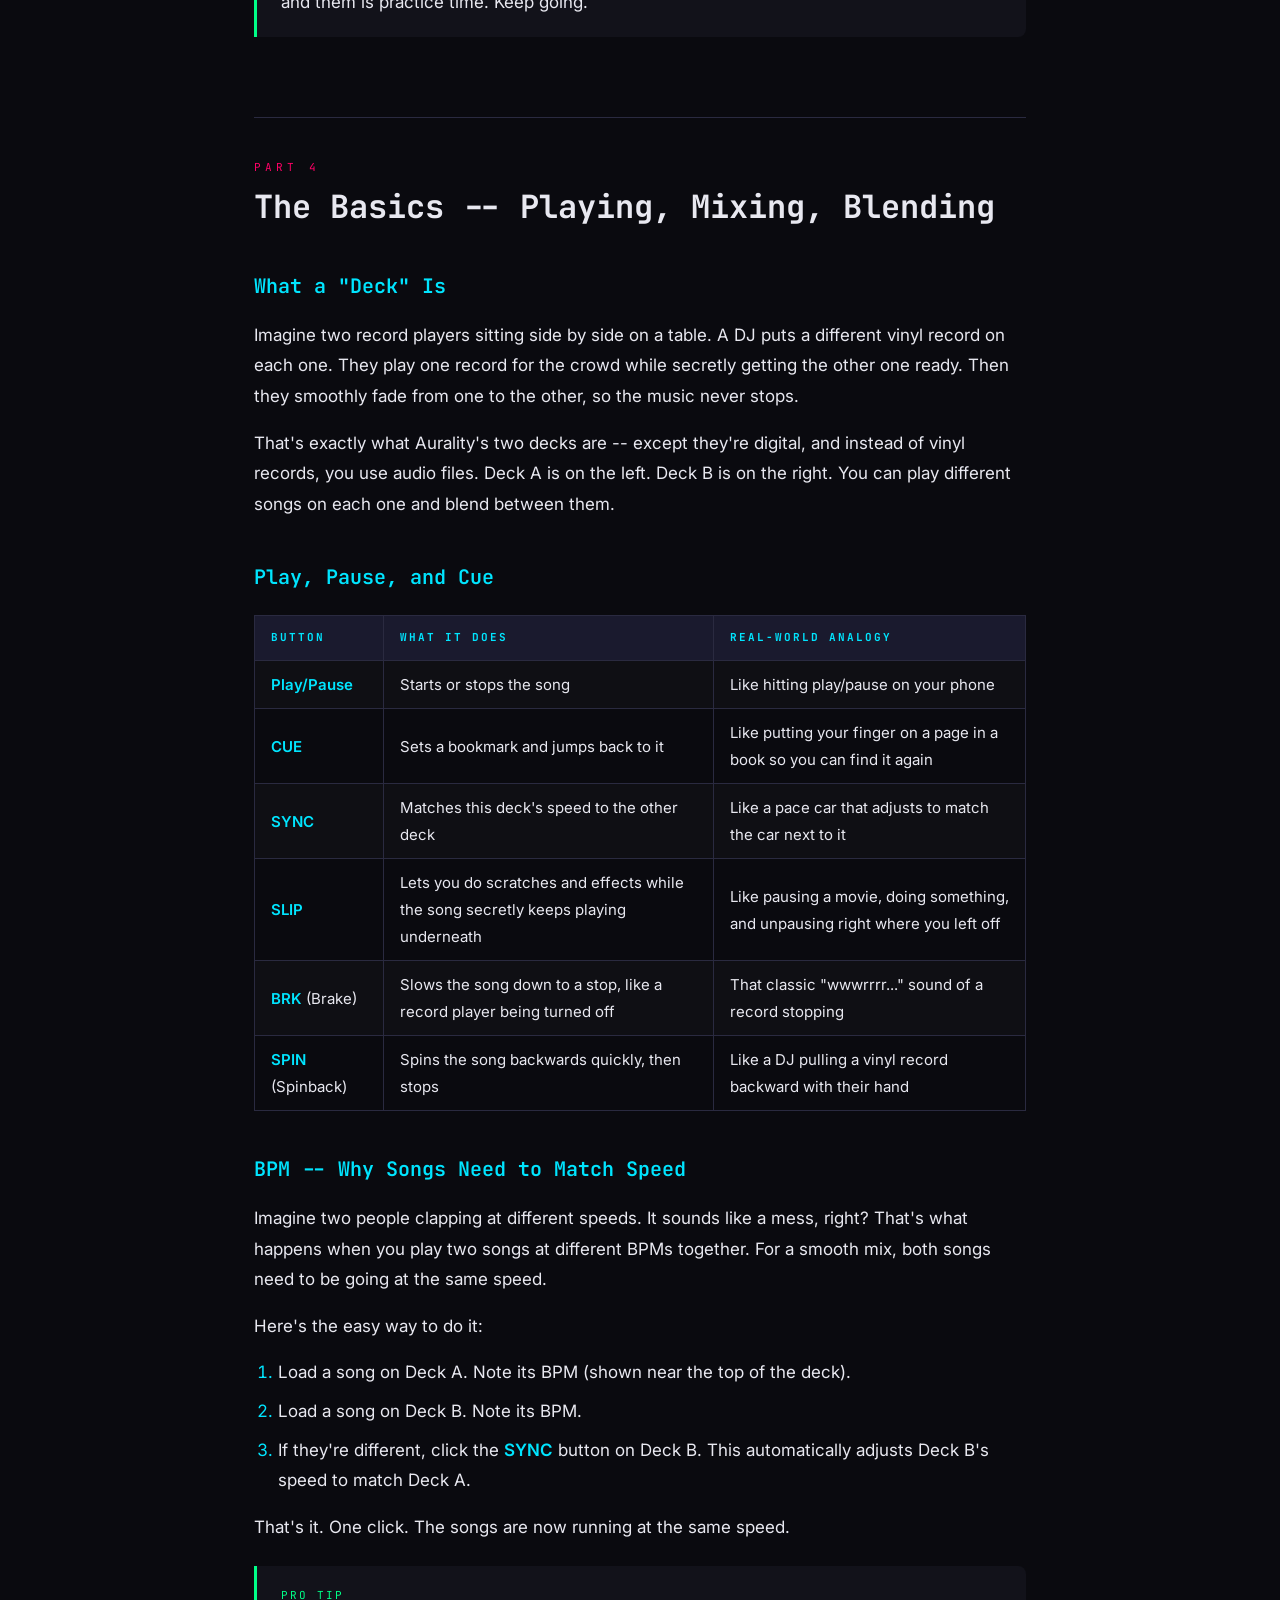
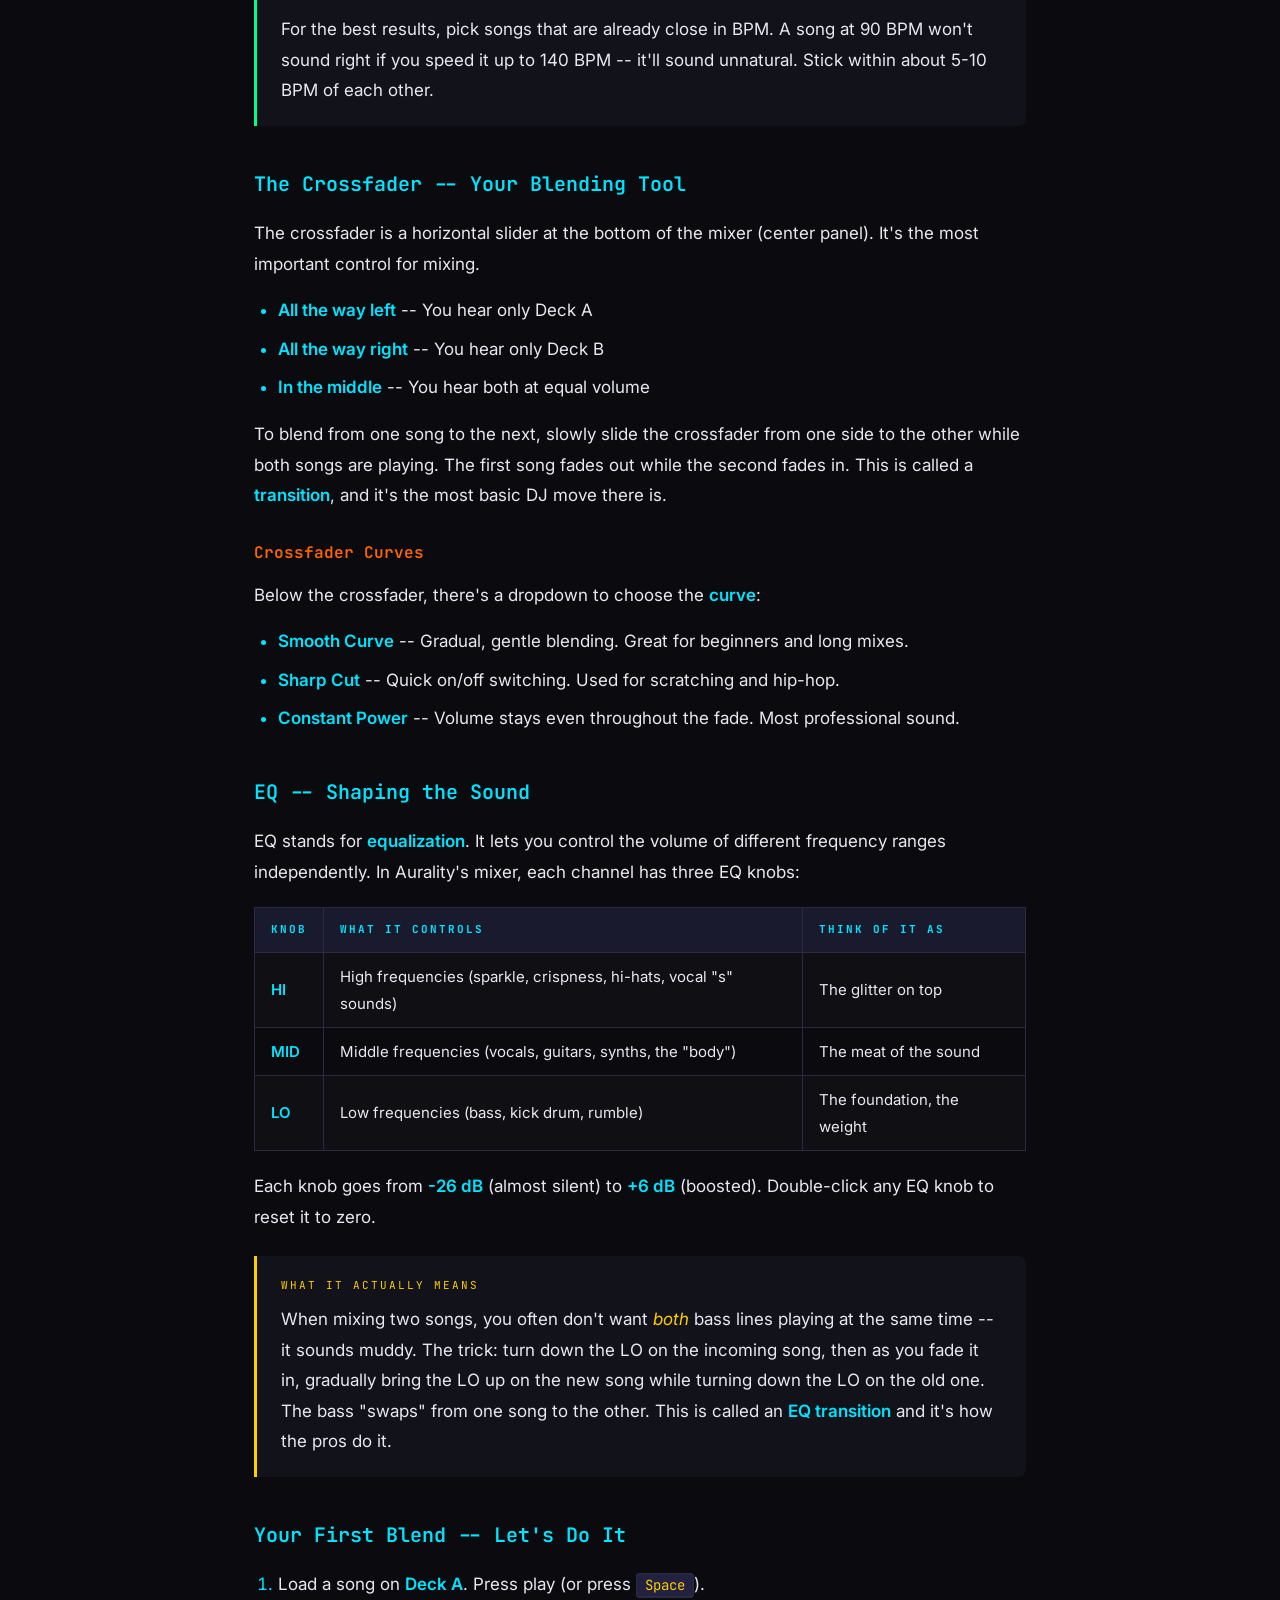
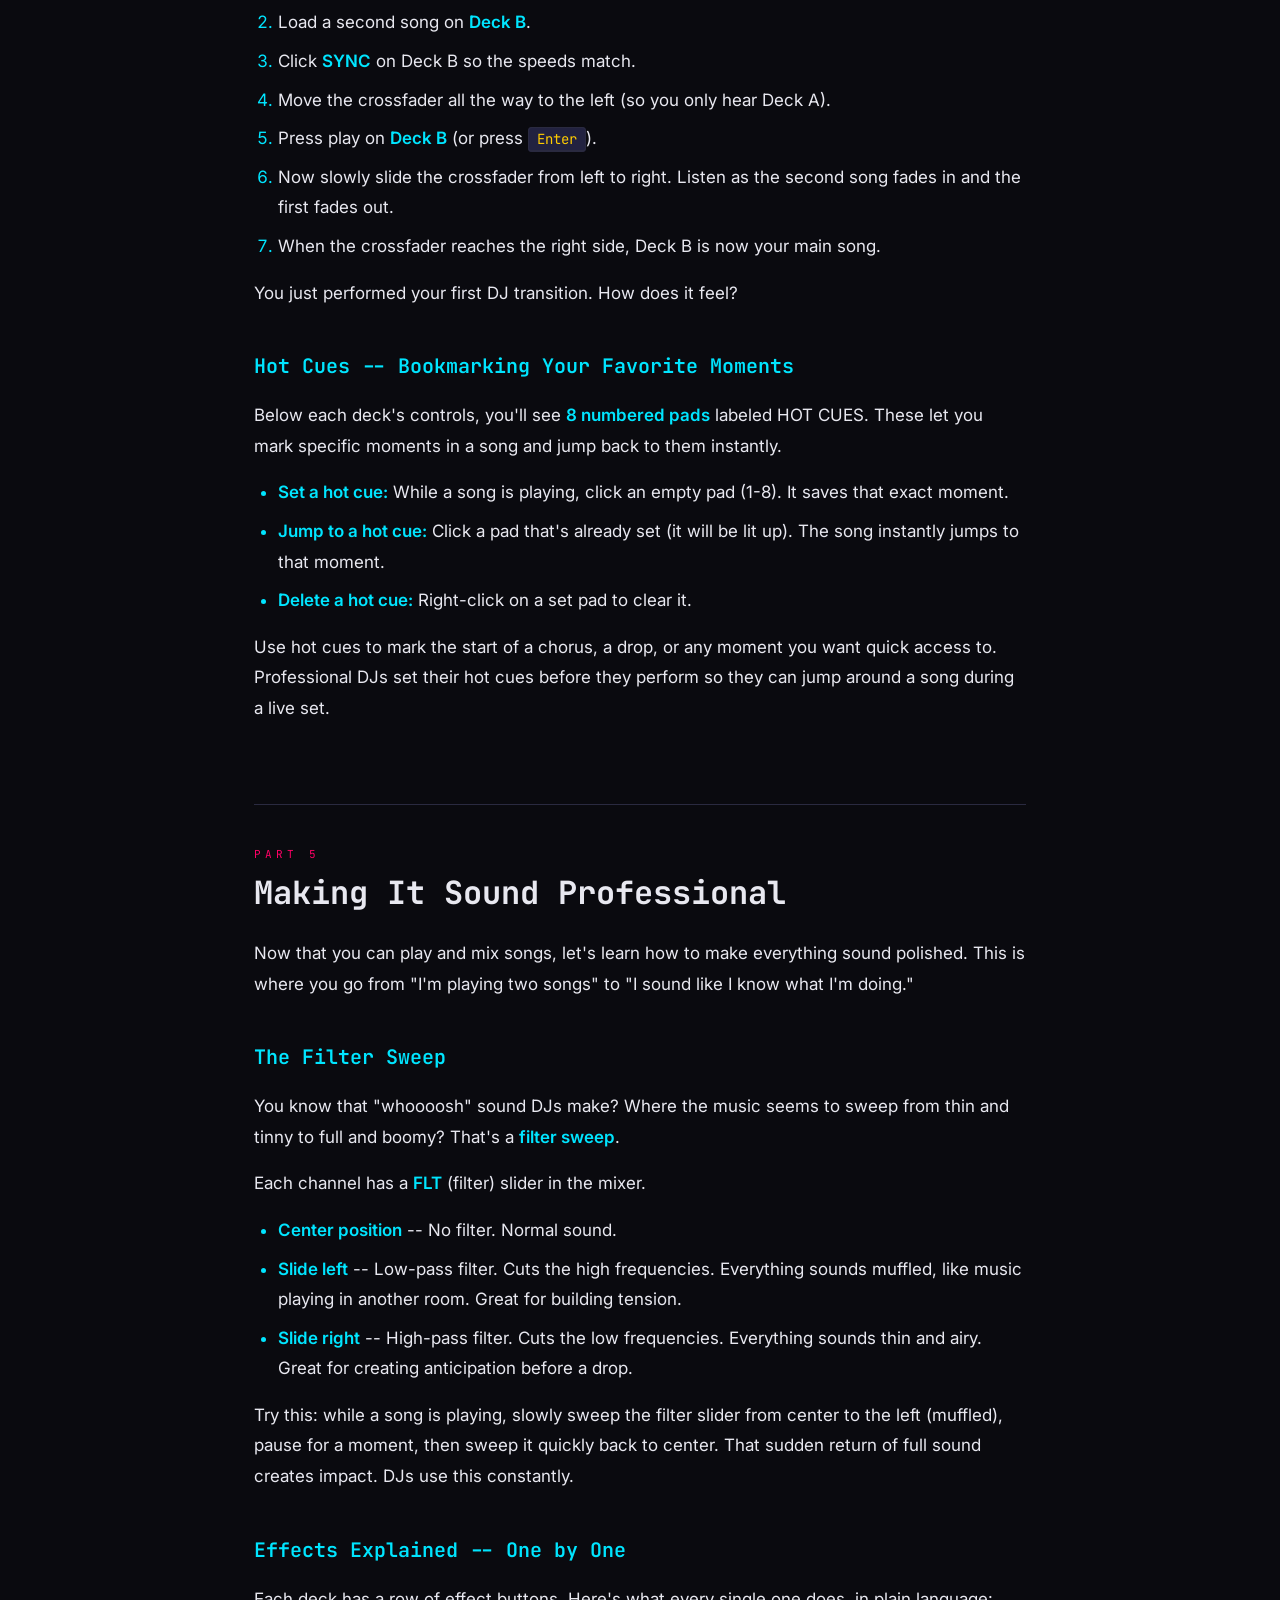
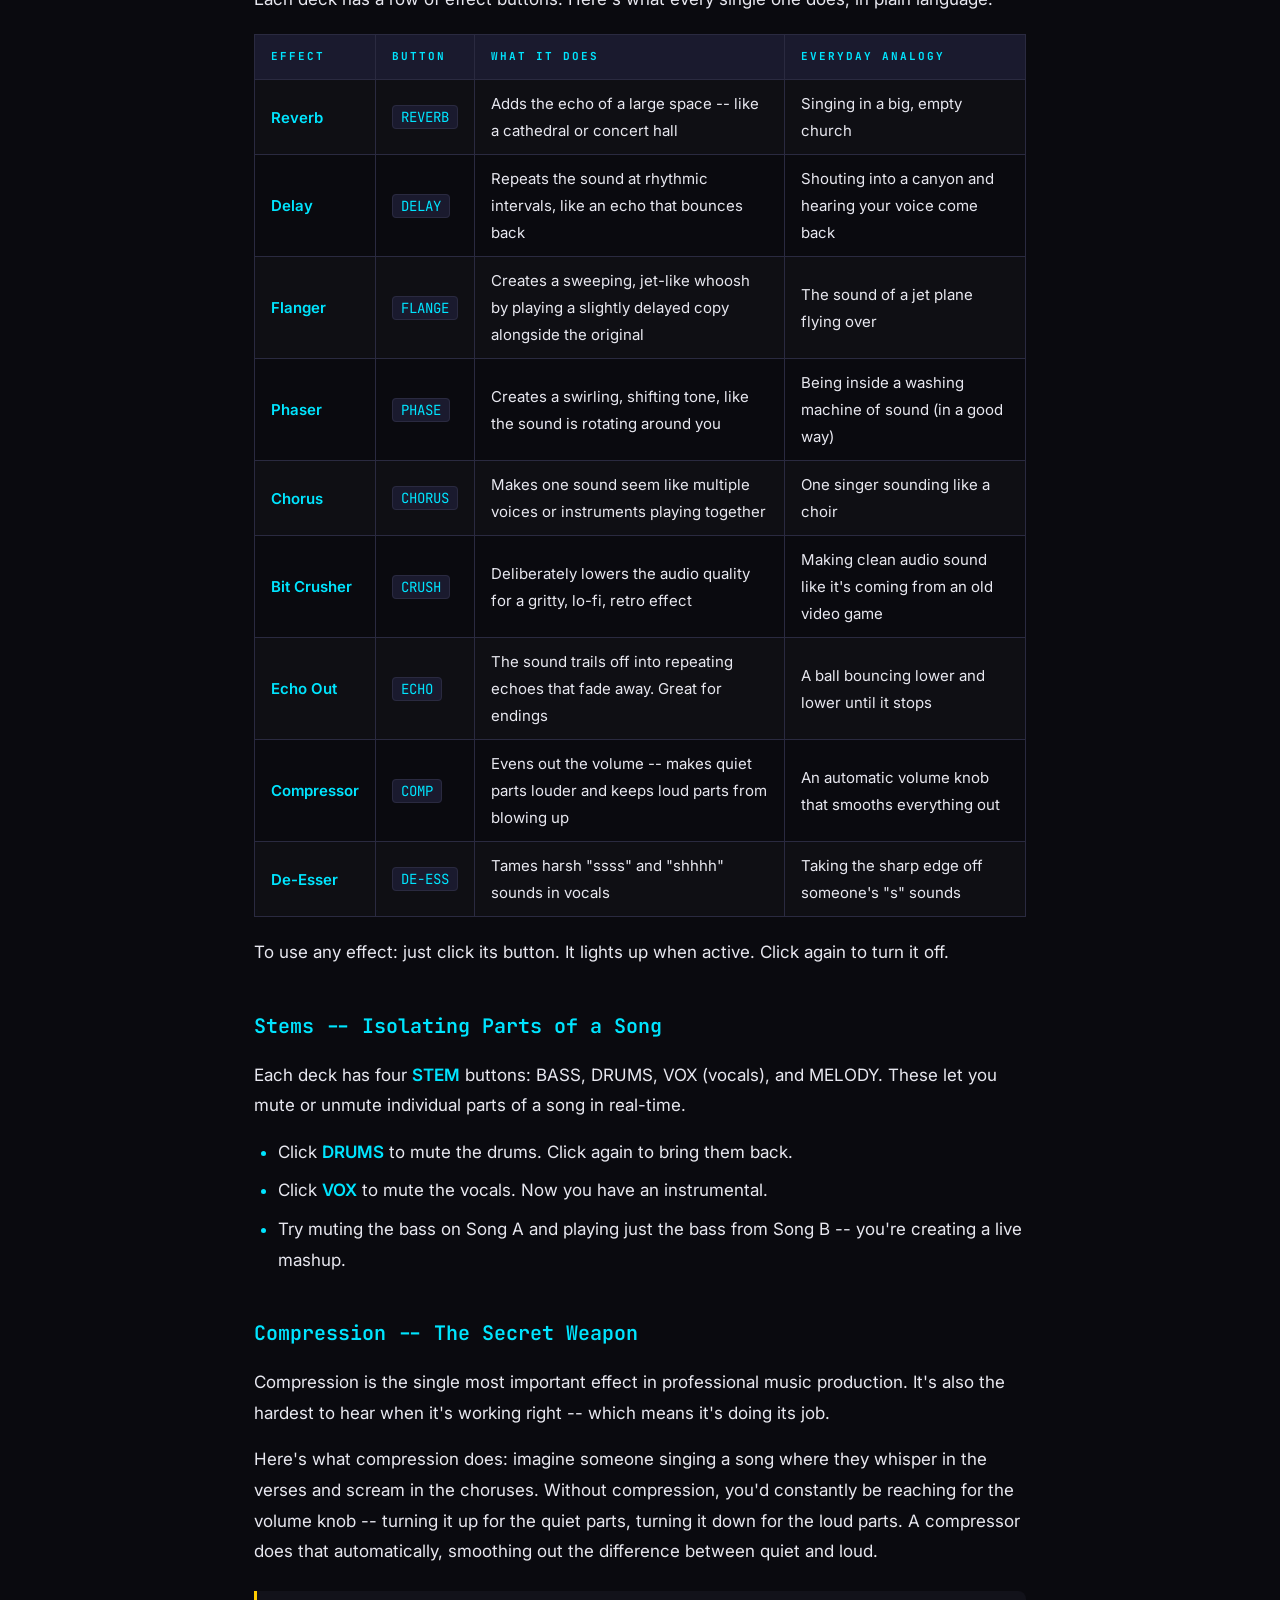
<file: AURALITY-USER-GUIDE.html>
<!DOCTYPE html>
<html lang="en">
<head>
  <meta charset="UTF-8">
  <meta name="viewport" content="width=device-width, initial-scale=1.0">
  <title>Aurality Studio — The Complete User Guide</title>
  <style>
    @import url('https://fonts.googleapis.com/css2?family=Inter:wght@300;400;500;600;700&family=JetBrains+Mono:wght@400;500;700&display=swap');

    *, *::before, *::after { margin: 0; padding: 0; box-sizing: border-box; }

    :root {
      --bg: #0a0a0f;
      --bg-card: #12121a;
      --bg-code: #1a1a2e;
      --border: #2a2a40;
      --text: #e8e8f0;
      --text-dim: #9999bb;
      --cyan: #00e5ff;
      --magenta: #ff0066;
      --orange: #ff6600;
      --green: #00ff88;
      --yellow: #ffcc00;
      --purple: #aa66ff;
    }

    html { scroll-behavior: smooth; }

    body {
      background: var(--bg);
      color: var(--text);
      font-family: 'Inter', -apple-system, BlinkMacSystemFont, sans-serif;
      font-size: 17px;
      line-height: 1.8;
      min-height: 100vh;
    }

    /* ===== Scrollbar ===== */
    ::-webkit-scrollbar { width: 8px; }
    ::-webkit-scrollbar-track { background: var(--bg); }
    ::-webkit-scrollbar-thumb { background: var(--border); border-radius: 4px; }
    ::-webkit-scrollbar-thumb:hover { background: var(--cyan); }

    /* ===== Hero ===== */
    .hero {
      text-align: center;
      padding: 80px 24px 60px;
      background: linear-gradient(180deg, #0f0f1a 0%, var(--bg) 100%);
      border-bottom: 1px solid var(--border);
      position: relative;
      overflow: hidden;
    }
    .hero::before {
      content: '';
      position: absolute;
      top: -50%;
      left: 50%;
      transform: translateX(-50%);
      width: 800px;
      height: 800px;
      background: radial-gradient(circle, rgba(0,229,255,0.06) 0%, transparent 70%);
      pointer-events: none;
    }
    .hero-title {
      font-family: 'JetBrains Mono', monospace;
      font-size: clamp(28px, 5vw, 52px);
      font-weight: 700;
      letter-spacing: 6px;
      background: linear-gradient(135deg, var(--cyan), var(--magenta));
      -webkit-background-clip: text;
      -webkit-text-fill-color: transparent;
      background-clip: text;
      margin-bottom: 12px;
    }
    .hero-subtitle {
      font-size: 15px;
      color: var(--text-dim);
      letter-spacing: 3px;
      text-transform: uppercase;
      margin-bottom: 24px;
    }
    .hero-tagline {
      font-size: 20px;
      color: var(--text);
      max-width: 700px;
      margin: 0 auto;
      font-weight: 300;
      line-height: 1.6;
    }
    .hero-tagline em {
      color: var(--cyan);
      font-style: normal;
      font-weight: 500;
    }

    /* ===== Navigation ===== */
    .toc {
      max-width: 900px;
      margin: 0 auto;
      padding: 40px 24px;
    }
    .toc h2 {
      font-family: 'JetBrains Mono', monospace;
      font-size: 14px;
      letter-spacing: 4px;
      text-transform: uppercase;
      color: var(--cyan);
      margin-bottom: 20px;
    }
    .toc-grid {
      display: grid;
      grid-template-columns: repeat(auto-fill, minmax(280px, 1fr));
      gap: 12px;
    }
    .toc-item {
      display: block;
      padding: 14px 18px;
      background: var(--bg-card);
      border: 1px solid var(--border);
      border-radius: 8px;
      color: var(--text);
      text-decoration: none;
      transition: all 0.2s;
    }
    .toc-item:hover {
      border-color: var(--cyan);
      background: #16162a;
      transform: translateY(-1px);
    }
    .toc-part {
      font-family: 'JetBrains Mono', monospace;
      font-size: 10px;
      letter-spacing: 2px;
      color: var(--magenta);
      text-transform: uppercase;
    }
    .toc-name {
      font-size: 15px;
      font-weight: 500;
      margin-top: 4px;
    }

    /* ===== Content ===== */
    .content {
      max-width: 820px;
      margin: 0 auto;
      padding: 0 24px 80px;
    }

    .part {
      margin-top: 80px;
      padding-top: 40px;
      border-top: 1px solid var(--border);
    }
    .part:first-child { border-top: none; margin-top: 40px; }

    .part-label {
      font-family: 'JetBrains Mono', monospace;
      font-size: 11px;
      letter-spacing: 4px;
      text-transform: uppercase;
      color: var(--magenta);
      margin-bottom: 8px;
    }

    h2 {
      font-family: 'JetBrains Mono', monospace;
      font-size: clamp(22px, 3.5vw, 32px);
      font-weight: 700;
      color: var(--text);
      margin-bottom: 24px;
      line-height: 1.3;
    }

    h3 {
      font-family: 'JetBrains Mono', monospace;
      font-size: 20px;
      font-weight: 600;
      color: var(--cyan);
      margin: 40px 0 16px;
    }

    h4 {
      font-family: 'JetBrains Mono', monospace;
      font-size: 16px;
      font-weight: 600;
      color: var(--orange);
      margin: 28px 0 12px;
    }

    p {
      margin-bottom: 16px;
      color: var(--text);
    }

    strong { color: var(--cyan); font-weight: 600; }

    em { color: var(--yellow); font-style: italic; }

    /* ===== Callout Boxes ===== */
    .callout {
      background: var(--bg-card);
      border-left: 3px solid var(--cyan);
      border-radius: 0 8px 8px 0;
      padding: 20px 24px;
      margin: 24px 0;
    }
    .callout.tip { border-left-color: var(--green); }
    .callout.philosophy { border-left-color: var(--purple); background: linear-gradient(135deg, #12101f, #1a1230); }
    .callout.warning { border-left-color: var(--orange); }
    .callout.plain-english { border-left-color: var(--yellow); }
    .callout-title {
      font-family: 'JetBrains Mono', monospace;
      font-size: 11px;
      letter-spacing: 2px;
      text-transform: uppercase;
      margin-bottom: 8px;
    }
    .callout.tip .callout-title { color: var(--green); }
    .callout.philosophy .callout-title { color: var(--purple); }
    .callout.warning .callout-title { color: var(--orange); }
    .callout.plain-english .callout-title { color: var(--yellow); }
    .callout p:last-child { margin-bottom: 0; }

    /* ===== Steps ===== */
    .step {
      display: flex;
      gap: 16px;
      margin: 20px 0;
      align-items: flex-start;
    }
    .step-num {
      flex-shrink: 0;
      width: 36px;
      height: 36px;
      display: flex;
      align-items: center;
      justify-content: center;
      background: linear-gradient(135deg, var(--cyan), var(--magenta));
      border-radius: 50%;
      font-family: 'JetBrains Mono', monospace;
      font-weight: 700;
      font-size: 14px;
      color: #fff;
    }
    .step-content { flex: 1; padding-top: 6px; }

    /* ===== Lists ===== */
    ul, ol { margin: 16px 0; padding-left: 24px; }
    li { margin-bottom: 8px; }
    li::marker { color: var(--cyan); }

    /* ===== Code / Keyboard ===== */
    code, kbd {
      font-family: 'JetBrains Mono', monospace;
      font-size: 14px;
      background: var(--bg-code);
      padding: 2px 8px;
      border-radius: 4px;
      color: var(--cyan);
      border: 1px solid var(--border);
    }
    kbd {
      background: #222240;
      color: var(--yellow);
      border-bottom-width: 2px;
    }

    /* ===== Tables ===== */
    table {
      width: 100%;
      border-collapse: collapse;
      margin: 20px 0;
      font-size: 15px;
    }
    th {
      font-family: 'JetBrains Mono', monospace;
      font-size: 11px;
      letter-spacing: 2px;
      text-transform: uppercase;
      text-align: left;
      padding: 12px 16px;
      background: var(--bg-code);
      color: var(--cyan);
      border: 1px solid var(--border);
    }
    td {
      padding: 10px 16px;
      border: 1px solid var(--border);
      color: var(--text);
    }
    tr:nth-child(even) td { background: rgba(255,255,255,0.02); }

    /* ===== Diagrams ===== */
    .diagram {
      background: var(--bg-code);
      border: 1px solid var(--border);
      border-radius: 8px;
      padding: 24px;
      margin: 24px 0;
      text-align: center;
      font-family: 'JetBrains Mono', monospace;
      font-size: 14px;
      line-height: 2;
      color: var(--text-dim);
      overflow-x: auto;
    }
    .diagram .highlight { color: var(--cyan); font-weight: 600; }
    .diagram .accent { color: var(--magenta); font-weight: 600; }
    .diagram .warm { color: var(--orange); font-weight: 600; }

    /* ===== Waveform Visuals ===== */
    .wave-demo {
      display: flex;
      gap: 16px;
      flex-wrap: wrap;
      margin: 20px 0;
    }
    .wave-card {
      flex: 1;
      min-width: 140px;
      background: var(--bg-card);
      border: 1px solid var(--border);
      border-radius: 8px;
      padding: 16px;
      text-align: center;
    }
    .wave-card svg {
      width: 100%;
      height: 60px;
      margin-bottom: 8px;
    }
    .wave-card .wave-name {
      font-family: 'JetBrains Mono', monospace;
      font-size: 12px;
      color: var(--cyan);
      font-weight: 600;
      letter-spacing: 1px;
    }
    .wave-card .wave-desc {
      font-size: 12px;
      color: var(--text-dim);
      margin-top: 4px;
    }

    /* ===== Layout Diagram ===== */
    .layout-demo {
      display: grid;
      grid-template-columns: 1fr auto 1fr;
      gap: 8px;
      margin: 24px 0;
    }
    .layout-box {
      background: var(--bg-card);
      border: 2px solid var(--border);
      border-radius: 8px;
      padding: 20px;
      text-align: center;
      font-family: 'JetBrains Mono', monospace;
      font-size: 13px;
    }
    .layout-box.deck-a-demo { border-color: var(--cyan); }
    .layout-box.mixer-demo { border-color: var(--purple); }
    .layout-box.deck-b-demo { border-color: var(--magenta); }
    .layout-box .label {
      font-size: 11px;
      letter-spacing: 2px;
      text-transform: uppercase;
      margin-bottom: 6px;
    }
    .layout-box.deck-a-demo .label { color: var(--cyan); }
    .layout-box.mixer-demo .label { color: var(--purple); }
    .layout-box.deck-b-demo .label { color: var(--magenta); }

    .library-demo {
      background: var(--bg-card);
      border: 2px solid var(--green);
      border-radius: 8px;
      padding: 16px;
      text-align: center;
      font-family: 'JetBrains Mono', monospace;
      font-size: 13px;
      margin-top: 8px;
    }
    .library-demo .label { color: var(--green); font-size: 11px; letter-spacing: 2px; }

    /* ===== Song Structure ===== */
    .song-structure {
      display: flex;
      gap: 4px;
      margin: 20px 0;
      flex-wrap: wrap;
    }
    .song-block {
      padding: 12px 16px;
      border-radius: 6px;
      font-family: 'JetBrains Mono', monospace;
      font-size: 11px;
      text-transform: uppercase;
      letter-spacing: 1px;
      text-align: center;
      flex: 1;
      min-width: 80px;
    }
    .song-block.intro { background: #1a2a1a; color: var(--green); border: 1px solid #2a4a2a; }
    .song-block.verse { background: #1a1a2a; color: var(--cyan); border: 1px solid #2a2a4a; }
    .song-block.chorus { background: #2a1a2a; color: var(--magenta); border: 1px solid #4a2a4a; }
    .song-block.bridge { background: #2a2a1a; color: var(--yellow); border: 1px solid #4a4a2a; }
    .song-block.outro { background: #1a2a1a; color: var(--green); border: 1px solid #2a4a2a; }
    .song-block.drop { background: #2a0a0a; color: var(--orange); border: 1px solid #4a2a1a; }

    /* ===== Energy Arc ===== */
    .energy-arc {
      background: var(--bg-code);
      border: 1px solid var(--border);
      border-radius: 8px;
      padding: 24px;
      margin: 24px 0;
    }
    .energy-bar {
      display: flex;
      align-items: flex-end;
      gap: 4px;
      height: 120px;
      margin-bottom: 8px;
    }
    .energy-bar div {
      flex: 1;
      border-radius: 4px 4px 0 0;
      transition: height 0.3s;
    }
    .energy-labels {
      display: flex;
      gap: 4px;
      font-size: 9px;
      font-family: 'JetBrains Mono', monospace;
      color: var(--text-dim);
      text-align: center;
    }
    .energy-labels div { flex: 1; }

    /* ===== Curriculum Map ===== */
    .curriculum {
      display: grid;
      gap: 12px;
      margin: 20px 0;
    }
    .course-card {
      display: grid;
      grid-template-columns: 100px 1fr;
      background: var(--bg-card);
      border: 1px solid var(--border);
      border-radius: 8px;
      overflow: hidden;
    }
    .course-code {
      display: flex;
      align-items: center;
      justify-content: center;
      background: var(--bg-code);
      font-family: 'JetBrains Mono', monospace;
      font-size: 12px;
      font-weight: 700;
      color: var(--cyan);
      padding: 12px;
      text-align: center;
    }
    .course-info { padding: 12px 16px; }
    .course-info .course-name {
      font-weight: 600;
      font-size: 15px;
      margin-bottom: 4px;
    }
    .course-info .course-equiv {
      font-size: 13px;
      color: var(--text-dim);
    }

    /* ===== Footer ===== */
    .footer {
      text-align: center;
      padding: 60px 24px;
      border-top: 1px solid var(--border);
      margin-top: 80px;
    }
    .footer-logo {
      font-family: 'JetBrains Mono', monospace;
      font-size: 20px;
      font-weight: 700;
      background: linear-gradient(135deg, var(--cyan), var(--magenta));
      -webkit-background-clip: text;
      -webkit-text-fill-color: transparent;
      background-clip: text;
      margin-bottom: 16px;
    }
    .footer-credit {
      font-size: 14px;
      color: var(--text-dim);
      line-height: 1.8;
    }
    .footer-philosophy {
      max-width: 600px;
      margin: 24px auto 0;
      font-size: 15px;
      font-style: italic;
      color: var(--purple);
      line-height: 1.7;
    }

    /* ===== Responsive ===== */
    @media (max-width: 700px) {
      .layout-demo { grid-template-columns: 1fr; }
      .wave-demo { flex-direction: column; }
      .song-structure { flex-direction: column; }
      .course-card { grid-template-columns: 1fr; }
      .course-code { padding: 8px; }
      body { font-size: 16px; }
    }

    /* ===== Glossary ===== */
    .glossary-term {
      margin-bottom: 16px;
      padding-bottom: 16px;
      border-bottom: 1px solid #1a1a2a;
    }
    .glossary-term:last-child { border-bottom: none; }
    .glossary-word {
      font-family: 'JetBrains Mono', monospace;
      font-weight: 600;
      color: var(--cyan);
      font-size: 15px;
    }
    .glossary-def { color: var(--text); font-size: 15px; margin-top: 4px; }

    /* ===== Print ===== */
    @media print {
      body { background: #fff; color: #000; font-size: 12pt; }
      .hero { background: none; border-bottom: 2px solid #000; }
      .hero-title, .footer-logo { color: #000; -webkit-text-fill-color: #000; }
      .callout { border: 1px solid #ccc; background: #f5f5f5; }
      code, kbd { background: #f0f0f0; border-color: #ccc; color: #000; }
      th { background: #e0e0e0; color: #000; }
    }
  </style>
</head>
<body>

<!-- ===== HERO ===== -->
<div class="hero">
  <div class="hero-title">AURALITY STUDIO</div>
  <div class="hero-subtitle">The Complete User Guide</div>
  <div class="hero-tagline">
    From <em>"I've never made music before"</em> to <em>"I just moved a room full of people."</em><br>
    This guide is your bridge. Every person on Earth has music inside them. Let's bring yours out.
  </div>
</div>

<!-- ===== TABLE OF CONTENTS ===== -->
<div class="toc">
  <h2>What's Inside</h2>
  <div class="toc-grid">
    <a href="#part1" class="toc-item">
      <div class="toc-part">Part 1</div>
      <div class="toc-name">Welcome -- You Already Have Everything You Need</div>
    </a>
    <a href="#part2" class="toc-item">
      <div class="toc-part">Part 2</div>
      <div class="toc-name">Understanding Sound (The Science Made Simple)</div>
    </a>
    <a href="#part3" class="toc-item">
      <div class="toc-part">Part 3</div>
      <div class="toc-name">Your First 10 Minutes in Aurality</div>
    </a>
    <a href="#part4" class="toc-item">
      <div class="toc-part">Part 4</div>
      <div class="toc-name">The Basics -- Playing, Mixing, Blending</div>
    </a>
    <a href="#part5" class="toc-item">
      <div class="toc-part">Part 5</div>
      <div class="toc-name">Making It Sound Professional</div>
    </a>
    <a href="#part6" class="toc-item">
      <div class="toc-part">Part 6</div>
      <div class="toc-name">The 808 Drum Machine -- Making Beats From Scratch</div>
    </a>
    <a href="#part7" class="toc-item">
      <div class="toc-part">Part 7</div>
      <div class="toc-name">Song Structure -- How Hit Songs Are Built</div>
    </a>
    <a href="#part8" class="toc-item">
      <div class="toc-part">Part 8</div>
      <div class="toc-name">Recording Your Performance</div>
    </a>
    <a href="#part9" class="toc-item">
      <div class="toc-part">Part 9</div>
      <div class="toc-name">Using Your DDJ-400 Controller</div>
    </a>
    <a href="#part10" class="toc-item">
      <div class="toc-part">Part 10</div>
      <div class="toc-name">The Philosophy of Music That Matters</div>
    </a>
    <a href="#part11" class="toc-item">
      <div class="toc-part">Part 11</div>
      <div class="toc-name">Your Learning Path (College-Equivalent Curriculum)</div>
    </a>
    <a href="#appendix-a" class="toc-item">
      <div class="toc-part">Appendix A</div>
      <div class="toc-name">Keyboard Shortcuts</div>
    </a>
    <a href="#appendix-b" class="toc-item">
      <div class="toc-part">Appendix B</div>
      <div class="toc-name">Glossary</div>
    </a>
    <a href="#appendix-c" class="toc-item">
      <div class="toc-part">Appendix C</div>
      <div class="toc-name">Troubleshooting</div>
    </a>
  </div>
</div>

<!-- ===== CONTENT ===== -->
<div class="content">

<!-- ==================== PART 1 ==================== -->
<div class="part" id="part1">
  <div class="part-label">Part 1</div>
  <h2>Welcome -- You Already Have Everything You Need</h2>

  <p>Right now, wherever you are, whoever you are, whatever you have or don't have -- you have what it takes to make music. Not someday. Right now.</p>

  <p>You don't need a music degree. You don't need expensive equipment. You don't need someone to say it's okay. The music that lives inside you doesn't care about any of that. It's been waiting for you to let it out.</p>

  <p>Aurality Studio was built for you. Not for people who already know how to produce. Not for people with studio budgets. For <strong>you</strong> -- the person reading this who has always felt something when a song hits just right, who has always wanted to make something that feels like that, and who maybe never believed they could.</p>

  <p>You can. And this guide will show you how.</p>

  <div class="callout philosophy">
    <div class="callout-title">The Soul of This Project</div>
    <p>Music is a universal language. Before money, before borders, before all the walls we built between each other -- there was rhythm, melody, and the human voice. Music reconnects us to what's real: that we are all one, all connected, all deserving of love and access to the tools we need to create.</p>
    <p>As above, so below. Your personal story IS the universal story. When you make music from your real experience -- your joy, your struggle, your questions, your love -- you speak a truth that someone out there desperately needs to hear.</p>
  </div>

  <h3>What Aurality Gives You (For Free, Forever)</h3>

  <ul>
    <li><strong>Two full DJ decks</strong> -- like having two record players side by side</li>
    <li><strong>A professional mixer</strong> -- to blend songs together smoothly</li>
    <li><strong>An 808 drum machine</strong> -- to make beats from scratch, right in your browser</li>
    <li><strong>Professional effects</strong> -- reverb, delay, compression, AutoTune, and more</li>
    <li><strong>A recording system</strong> -- capture everything you make and share it</li>
    <li><strong>AI-powered assistance</strong> -- suggestions for what song to play next and how to blend them</li>
    <li><strong>Works offline</strong> -- once loaded, it runs without internet. It's yours</li>
    <li><strong>MIDI controller support</strong> -- plug in a DDJ-400 and feel the music with your hands</li>
  </ul>

  <p>All of it runs right in your web browser. No downloads. No subscriptions. No expiration dates. No one can take it away from you.</p>

  <h3>What This Guide Will Teach You</h3>

  <p>By the time you finish this guide, you will know:</p>

  <ul>
    <li>How sound works (the actual science, explained simply)</li>
    <li>How to mix two songs together so they sound like one continuous experience</li>
    <li>How to use professional effects to shape sound the way studios do</li>
    <li>How to make beats from scratch using drum synthesis</li>
    <li>How hit songs are structured -- and how to build your own</li>
    <li>How to record your performances and share them with the world</li>
    <li>How to use a physical DJ controller</li>
  </ul>

  <p>This is not a watered-down overview. This is the equivalent of a college music production course. The same knowledge that students pay thousands of dollars to learn. We're giving it to you because <strong>ideas belong to everyone, not the few</strong>.</p>

  <h3>The Weatherspoon Brother and Sister' Story</h3>

  <p>Aurality Studio was built by the Weatherspoon Brother and Sister -- people who believe that creation is a birthright, not a privilege. They saw a world where the best music tools cost hundreds or thousands of dollars, where knowledge was locked behind expensive degrees, and where talented people were told "you can't" simply because of their zip code or their bank account.</p>

  <p>They said: that stops now.</p>

  <p>Every feature in Aurality Studio, every line of code, every word in this guide exists because of one belief: <em>every person on Earth deserves the tools to express what's inside them</em>. Copyleft. Open source. Ideas belong to everyone.</p>

  <p>This is for the kid in the apartment with nothing but a laptop and a dream. This is for the adult who always wanted to try but thought the window had closed. This is for anyone who has ever heard a song and thought, "I wish I could do that."</p>

  <p>You can. Let's begin.</p>
</div>

<!-- ==================== PART 2 ==================== -->
<div class="part" id="part2">
  <div class="part-label">Part 2</div>
  <h2>Understanding Sound (The Science Made Simple)</h2>

  <p>Before you drive a car, it helps to know what the gas pedal and brakes do. Before you make music, it helps to know what sound actually is. Don't worry -- this isn't a physics class. We're going to keep it real.</p>

  <h3>What Sound Actually Is</h3>

  <p>Imagine dropping a rock into a still pond. Ripples spread out from the center in every direction. Sound works exactly the same way, except instead of ripples in water, you get ripples in air.</p>

  <p>When a speaker vibrates, it pushes air molecules back and forth. Those vibrations travel through the air and reach your ear. Your ear turns those vibrations into signals your brain understands as sound. That's it. Sound is just air vibrating.</p>

  <div class="callout plain-english">
    <div class="callout-title">What It Actually Means</div>
    <p>Every song you've ever loved, every voice that's ever moved you, every beat that's ever made you dance -- it's all just air vibrating in patterns. And you're about to learn how to control those patterns.</p>
  </div>

  <h3>Frequency = Pitch</h3>

  <p>How fast the air vibrates determines how <strong>high or low</strong> a sound is. We measure this in <strong>Hertz (Hz)</strong>, which just means "vibrations per second."</p>

  <ul>
    <li><strong>Low frequency (20-200 Hz)</strong> -- Deep sounds. Bass. The rumble you feel in your chest at a concert. Think of a bass guitar, a kick drum, or thunder.</li>
    <li><strong>Mid frequency (200-4000 Hz)</strong> -- This is where most of the "body" of music lives. Vocals, guitars, pianos, most instruments sit here.</li>
    <li><strong>High frequency (4000-20000 Hz)</strong> -- Bright, sparkly sounds. The shimmer of a cymbal, the "ssss" sounds in speech, the crispness of a hi-hat.</li>
  </ul>

  <p>Think of it like this: frequency is the <em>note</em> -- how high or low something sounds. A baby's cry is high frequency. A foghorn is low frequency.</p>

  <h3>Amplitude = Volume</h3>

  <p>If frequency is the pitch, amplitude is the <strong>loudness</strong>. Going back to the pond analogy: a bigger rock makes bigger ripples. In sound, more energy means a louder vibration.</p>

  <p>Volume is measured in <strong>decibels (dB)</strong>. Here's a quick reference:</p>

  <table>
    <tr><th>Decibels</th><th>What It Sounds Like</th></tr>
    <tr><td>0 dB</td><td>Silence</td></tr>
    <tr><td>30 dB</td><td>A whisper</td></tr>
    <tr><td>60 dB</td><td>Normal conversation</td></tr>
    <tr><td>85 dB</td><td>Busy traffic (protect your ears above this!)</td></tr>
    <tr><td>100 dB</td><td>Concert / club</td></tr>
    <tr><td>120 dB</td><td>Threshold of pain</td></tr>
  </table>

  <h3>Waveforms -- The Shapes of Sound</h3>

  <p>When we look at sound on a screen, we see <strong>waveforms</strong> -- visual shapes that represent how the air is vibrating. Different shapes produce different sounds. Here are the four basic ones you'll encounter:</p>

  <div class="wave-demo">
    <div class="wave-card">
      <svg viewBox="0 0 200 60">
        <path d="M0,30 Q25,0 50,30 Q75,60 100,30 Q125,0 150,30 Q175,60 200,30" fill="none" stroke="#00e5ff" stroke-width="2"/>
      </svg>
      <div class="wave-name">Sine Wave</div>
      <div class="wave-desc">Pure, clean, smooth. Like a flute or whistle. The simplest sound that exists.</div>
    </div>
    <div class="wave-card">
      <svg viewBox="0 0 200 60">
        <path d="M0,50 L0,10 L50,10 L50,50 L50,50 L100,50 L100,10 L150,10 L150,50 L200,50 L200,10" fill="none" stroke="#ff0066" stroke-width="2"/>
      </svg>
      <div class="wave-name">Square Wave</div>
      <div class="wave-desc">Buzzy, hollow, retro. Think old video game sounds. Great for synth leads.</div>
    </div>
    <div class="wave-card">
      <svg viewBox="0 0 200 60">
        <path d="M0,50 L50,10 L50,50 L100,10 L100,50 L150,10 L150,50 L200,10" fill="none" stroke="#ff6600" stroke-width="2"/>
      </svg>
      <div class="wave-name">Sawtooth Wave</div>
      <div class="wave-desc">Bright, rich, full. The workhorse of synthesizers. Used in almost every genre.</div>
    </div>
    <div class="wave-card">
      <svg viewBox="0 0 200 60">
        <path d="M0,30 L25,10 L75,50 L125,10 L175,50 L200,30" fill="none" stroke="#00ff88" stroke-width="2"/>
      </svg>
      <div class="wave-name">Triangle Wave</div>
      <div class="wave-desc">Soft, warm, mellow. Like a sine wave with a tiny bit of edge. Good for pads.</div>
    </div>
  </div>

  <div class="callout plain-english">
    <div class="callout-title">What It Actually Means</div>
    <p>In Aurality's 808 synth, you'll choose between these waveforms. Each one gives your sound a different character -- smooth, buzzy, bright, or soft. There's no wrong choice. Pick the one that matches the feeling you want.</p>
  </div>

  <h3>BPM = The Heartbeat of Your Song</h3>

  <p><strong>BPM</strong> stands for <strong>Beats Per Minute</strong>. It tells you how fast a song is. Think of it as the heartbeat of the music.</p>

  <ul>
    <li><strong>60 BPM</strong> = 1 beat per second. Slow and calm. Like a resting heartbeat.</li>
    <li><strong>90 BPM</strong> = Hip-hop and R&B speed. Laid-back groove.</li>
    <li><strong>120 BPM</strong> = 2 beats per second. House music, pop. Most dance music lives around here.</li>
    <li><strong>140 BPM</strong> = Faster dance music, dubstep, drum and bass.</li>
    <li><strong>170+ BPM</strong> = Very fast. Drum and bass, jungle.</li>
  </ul>

  <p>When you mix two songs together, they need to be running at the same speed -- the same BPM -- or they'll clash. It's like two people trying to walk side by side but at different speeds. Aurality can detect BPM automatically and help you match them.</p>

  <h3>Musical Key = The Mood Palette of Your Song</h3>

  <p>Every song is built around a <strong>key</strong> -- a set of notes that sound good together. Think of a key as a color palette for a painting. You can use any colors, but the ones in your palette naturally go together.</p>

  <ul>
    <li><strong>Major keys</strong> -- Sound happy, bright, uplifting. Think of a sunny day.</li>
    <li><strong>Minor keys</strong> -- Sound deep, emotional, sometimes sad. Think of a rainy evening.</li>
  </ul>

  <p>When mixing songs, playing two songs in the same key (or a compatible key) makes the blend sound smooth and musical. Playing them in clashing keys sounds... well, you'll hear it. Trust your ears.</p>

  <p>Aurality automatically detects the key of your songs and shows it right on the deck display. The AI assistant even suggests which songs will mix well together based on key compatibility.</p>
</div>

<!-- ==================== PART 3 ==================== -->
<div class="part" id="part3">
  <div class="part-label">Part 3</div>
  <h2>Your First 10 Minutes in Aurality</h2>

  <p>Enough theory. Let's get your hands on it. Here's exactly what to do, step by step.</p>

  <h3>Opening the App</h3>

  <div class="step">
    <div class="step-num">1</div>
    <div class="step-content">
      <p>Open Aurality Studio in your web browser (Chrome works best). You'll see a dark screen with the <strong>AURALITY STUDIO</strong> logo and a glowing <strong>START</strong> button.</p>
    </div>
  </div>

  <div class="step">
    <div class="step-num">2</div>
    <div class="step-content">
      <p>Click <strong>START</strong>. This wakes up the audio system in your browser (browsers require a click before they allow sound). The screen will fade and reveal the full application.</p>
    </div>
  </div>

  <div class="step">
    <div class="step-num">3</div>
    <div class="step-content">
      <p>You're in. Take a breath. Look around. Don't click anything yet. Just get a feel for the layout. It looks like a lot, but everything has a purpose, and you'll learn every piece.</p>
    </div>
  </div>

  <h3>The Interface: Your Studio at a Glance</h3>

  <p>Aurality is laid out like a real DJ setup. Here's the map:</p>

  <div class="layout-demo">
    <div class="layout-box deck-a-demo">
      <div class="label">Deck A</div>
      <p style="font-size:12px;color:var(--text-dim);">Left turntable. Your first song goes here. Waveform, controls, hot cues, effects.</p>
    </div>
    <div class="layout-box mixer-demo">
      <div class="label">Mixer</div>
      <p style="font-size:12px;color:var(--text-dim);">Center panel. Volume faders, EQ knobs, crossfader, filter. Controls the blend.</p>
    </div>
    <div class="layout-box deck-b-demo">
      <div class="label">Deck B</div>
      <p style="font-size:12px;color:var(--text-dim);">Right turntable. Your second song goes here. Mirror image of Deck A.</p>
    </div>
  </div>
  <div class="library-demo">
    <div class="label">Library (Bottom)</div>
    <p style="font-size:12px;color:var(--text-dim);margin-top:4px;">Your music collection. Import songs, search, create playlists, load tracks to either deck.</p>
  </div>

  <h4>The Top Bar</h4>
  <p>Across the very top, you'll see these buttons:</p>
  <table>
    <tr><th>Button</th><th>What It Does</th></tr>
    <tr><td><code>REC</code></td><td>Starts and stops recording your entire mix</td></tr>
    <tr><td><code>VJ</code></td><td>Opens a visual display that moves with the music</td></tr>
    <tr><td><code>AI</code></td><td>Opens the AI assistant with song suggestions and transition tips</td></tr>
    <tr><td><code>PRACTICE</code></td><td>Starts a practice session with guided exercises</td></tr>
    <tr><td style="color:var(--orange);font-weight:bold;">808</td><td>Opens the drum machine / synthesizer panel</td></tr>
    <tr><td><code>MASTER</code></td><td>Controls the overall volume of everything</td></tr>
  </table>

  <h3>Loading Your First Song</h3>

  <p>You need music files on your computer -- MP3, WAV, FLAC, OGG, AAC, or M4A files all work.</p>

  <div class="step">
    <div class="step-num">1</div>
    <div class="step-content">
      <p><strong>Drag and drop</strong> one or more audio files from your computer directly onto the Aurality window. You'll see a "Drop audio files to import" overlay appear. Release the files.</p>
      <p>Or click the <strong>+ Import</strong> button in the library section at the bottom to choose files from your computer.</p>
    </div>
  </div>

  <div class="step">
    <div class="step-num">2</div>
    <div class="step-content">
      <p>Your songs will appear in the <strong>Library</strong> at the bottom. You'll see the artist name, title, BPM, key, duration, and genre listed in a table.</p>
    </div>
  </div>

  <div class="step">
    <div class="step-num">3</div>
    <div class="step-content">
      <p>To load a song to a deck, look at the <strong>Load</strong> column on the right side of the library table. Click the <strong>A</strong> button to load it to Deck A (left), or the <strong>B</strong> button to load it to Deck B (right).</p>
      <p>You can also drag a file directly onto the left or right side of the screen to load it to that deck.</p>
    </div>
  </div>

  <div class="step">
    <div class="step-num">4</div>
    <div class="step-content">
      <p>Once loaded, the deck will show the <strong>waveform</strong> (a visual picture of the song), the <strong>BPM</strong>, the <strong>key</strong>, and the <strong>track name</strong>. The waveform is color-coded -- you can see where the loud and quiet parts are, where the bass drops, where vocals come in.</p>
    </div>
  </div>

  <h3>Pressing Play</h3>

  <div class="step">
    <div class="step-num">5</div>
    <div class="step-content">
      <p>Click the <strong>play button</strong> (the triangle) on Deck A. Or just press <kbd>Space</kbd> on your keyboard.</p>
      <p>Music starts playing. The waveform scrolls. You're DJing.</p>
    </div>
  </div>

  <div class="callout tip">
    <div class="callout-title">Congratulations</div>
    <p>That's not a small thing. You just loaded professional DJ software and played a track. Every expert started exactly where you are right now. The only difference between you and them is practice time. Keep going.</p>
  </div>
</div>

<!-- ==================== PART 4 ==================== -->
<div class="part" id="part4">
  <div class="part-label">Part 4</div>
  <h2>The Basics -- Playing, Mixing, Blending</h2>

  <h3>What a "Deck" Is</h3>

  <p>Imagine two record players sitting side by side on a table. A DJ puts a different vinyl record on each one. They play one record for the crowd while secretly getting the other one ready. Then they smoothly fade from one to the other, so the music never stops.</p>

  <p>That's exactly what Aurality's two decks are -- except they're digital, and instead of vinyl records, you use audio files. Deck A is on the left. Deck B is on the right. You can play different songs on each one and blend between them.</p>

  <h3>Play, Pause, and Cue</h3>

  <table>
    <tr><th>Button</th><th>What It Does</th><th>Real-World Analogy</th></tr>
    <tr><td><strong>Play/Pause</strong></td><td>Starts or stops the song</td><td>Like hitting play/pause on your phone</td></tr>
    <tr><td><strong>CUE</strong></td><td>Sets a bookmark and jumps back to it</td><td>Like putting your finger on a page in a book so you can find it again</td></tr>
    <tr><td><strong>SYNC</strong></td><td>Matches this deck's speed to the other deck</td><td>Like a pace car that adjusts to match the car next to it</td></tr>
    <tr><td><strong>SLIP</strong></td><td>Lets you do scratches and effects while the song secretly keeps playing underneath</td><td>Like pausing a movie, doing something, and unpausing right where you left off</td></tr>
    <tr><td><strong>BRK</strong> (Brake)</td><td>Slows the song down to a stop, like a record player being turned off</td><td>That classic "wwwrrrr..." sound of a record stopping</td></tr>
    <tr><td><strong>SPIN</strong> (Spinback)</td><td>Spins the song backwards quickly, then stops</td><td>Like a DJ pulling a vinyl record backward with their hand</td></tr>
  </table>

  <h3>BPM -- Why Songs Need to Match Speed</h3>

  <p>Imagine two people clapping at different speeds. It sounds like a mess, right? That's what happens when you play two songs at different BPMs together. For a smooth mix, both songs need to be going at the same speed.</p>

  <p>Here's the easy way to do it:</p>

  <ol>
    <li>Load a song on Deck A. Note its BPM (shown near the top of the deck).</li>
    <li>Load a song on Deck B. Note its BPM.</li>
    <li>If they're different, click the <strong>SYNC</strong> button on Deck B. This automatically adjusts Deck B's speed to match Deck A.</li>
  </ol>

  <p>That's it. One click. The songs are now running at the same speed.</p>

  <div class="callout tip">
    <div class="callout-title">Pro Tip</div>
    <p>For the best results, pick songs that are already close in BPM. A song at 90 BPM won't sound right if you speed it up to 140 BPM -- it'll sound unnatural. Stick within about 5-10 BPM of each other.</p>
  </div>

  <h3>The Crossfader -- Your Blending Tool</h3>

  <p>The crossfader is a horizontal slider at the bottom of the mixer (center panel). It's the most important control for mixing.</p>

  <ul>
    <li><strong>All the way left</strong> -- You hear only Deck A</li>
    <li><strong>All the way right</strong> -- You hear only Deck B</li>
    <li><strong>In the middle</strong> -- You hear both at equal volume</li>
  </ul>

  <p>To blend from one song to the next, slowly slide the crossfader from one side to the other while both songs are playing. The first song fades out while the second fades in. This is called a <strong>transition</strong>, and it's the most basic DJ move there is.</p>

  <h4>Crossfader Curves</h4>
  <p>Below the crossfader, there's a dropdown to choose the <strong>curve</strong>:</p>
  <ul>
    <li><strong>Smooth Curve</strong> -- Gradual, gentle blending. Great for beginners and long mixes.</li>
    <li><strong>Sharp Cut</strong> -- Quick on/off switching. Used for scratching and hip-hop.</li>
    <li><strong>Constant Power</strong> -- Volume stays even throughout the fade. Most professional sound.</li>
  </ul>

  <h3>EQ -- Shaping the Sound</h3>

  <p>EQ stands for <strong>equalization</strong>. It lets you control the volume of different frequency ranges independently. In Aurality's mixer, each channel has three EQ knobs:</p>

  <table>
    <tr><th>Knob</th><th>What It Controls</th><th>Think of It As</th></tr>
    <tr><td><strong>HI</strong></td><td>High frequencies (sparkle, crispness, hi-hats, vocal "s" sounds)</td><td>The glitter on top</td></tr>
    <tr><td><strong>MID</strong></td><td>Middle frequencies (vocals, guitars, synths, the "body")</td><td>The meat of the sound</td></tr>
    <tr><td><strong>LO</strong></td><td>Low frequencies (bass, kick drum, rumble)</td><td>The foundation, the weight</td></tr>
  </table>

  <p>Each knob goes from <strong>-26 dB</strong> (almost silent) to <strong>+6 dB</strong> (boosted). Double-click any EQ knob to reset it to zero.</p>

  <div class="callout plain-english">
    <div class="callout-title">What It Actually Means</div>
    <p>When mixing two songs, you often don't want <em>both</em> bass lines playing at the same time -- it sounds muddy. The trick: turn down the LO on the incoming song, then as you fade it in, gradually bring the LO up on the new song while turning down the LO on the old one. The bass "swaps" from one song to the other. This is called an <strong>EQ transition</strong> and it's how the pros do it.</p>
  </div>

  <h3>Your First Blend -- Let's Do It</h3>

  <ol>
    <li>Load a song on <strong>Deck A</strong>. Press play (or press <kbd>Space</kbd>).</li>
    <li>Load a second song on <strong>Deck B</strong>.</li>
    <li>Click <strong>SYNC</strong> on Deck B so the speeds match.</li>
    <li>Move the crossfader all the way to the left (so you only hear Deck A).</li>
    <li>Press play on <strong>Deck B</strong> (or press <kbd>Enter</kbd>).</li>
    <li>Now slowly slide the crossfader from left to right. Listen as the second song fades in and the first fades out.</li>
    <li>When the crossfader reaches the right side, Deck B is now your main song.</li>
  </ol>

  <p>You just performed your first DJ transition. How does it feel?</p>

  <h3>Hot Cues -- Bookmarking Your Favorite Moments</h3>

  <p>Below each deck's controls, you'll see <strong>8 numbered pads</strong> labeled HOT CUES. These let you mark specific moments in a song and jump back to them instantly.</p>

  <ul>
    <li><strong>Set a hot cue:</strong> While a song is playing, click an empty pad (1-8). It saves that exact moment.</li>
    <li><strong>Jump to a hot cue:</strong> Click a pad that's already set (it will be lit up). The song instantly jumps to that moment.</li>
    <li><strong>Delete a hot cue:</strong> Right-click on a set pad to clear it.</li>
  </ul>

  <p>Use hot cues to mark the start of a chorus, a drop, or any moment you want quick access to. Professional DJs set their hot cues before they perform so they can jump around a song during a live set.</p>
</div>

<!-- ==================== PART 5 ==================== -->
<div class="part" id="part5">
  <div class="part-label">Part 5</div>
  <h2>Making It Sound Professional</h2>

  <p>Now that you can play and mix songs, let's learn how to make everything sound polished. This is where you go from "I'm playing two songs" to "I sound like I know what I'm doing."</p>

  <h3>The Filter Sweep</h3>

  <p>You know that "whoooosh" sound DJs make? Where the music seems to sweep from thin and tinny to full and boomy? That's a <strong>filter sweep</strong>.</p>

  <p>Each channel has a <strong>FLT</strong> (filter) slider in the mixer.</p>

  <ul>
    <li><strong>Center position</strong> -- No filter. Normal sound.</li>
    <li><strong>Slide left</strong> -- Low-pass filter. Cuts the high frequencies. Everything sounds muffled, like music playing in another room. Great for building tension.</li>
    <li><strong>Slide right</strong> -- High-pass filter. Cuts the low frequencies. Everything sounds thin and airy. Great for creating anticipation before a drop.</li>
  </ul>

  <p>Try this: while a song is playing, slowly sweep the filter slider from center to the left (muffled), pause for a moment, then sweep it quickly back to center. That sudden return of full sound creates impact. DJs use this constantly.</p>

  <h3>Effects Explained -- One by One</h3>

  <p>Each deck has a row of effect buttons. Here's what every single one does, in plain language:</p>

  <table>
    <tr><th>Effect</th><th>Button</th><th>What It Does</th><th>Everyday Analogy</th></tr>
    <tr><td><strong>Reverb</strong></td><td><code>REVERB</code></td><td>Adds the echo of a large space -- like a cathedral or concert hall</td><td>Singing in a big, empty church</td></tr>
    <tr><td><strong>Delay</strong></td><td><code>DELAY</code></td><td>Repeats the sound at rhythmic intervals, like an echo that bounces back</td><td>Shouting into a canyon and hearing your voice come back</td></tr>
    <tr><td><strong>Flanger</strong></td><td><code>FLANGE</code></td><td>Creates a sweeping, jet-like whoosh by playing a slightly delayed copy alongside the original</td><td>The sound of a jet plane flying over</td></tr>
    <tr><td><strong>Phaser</strong></td><td><code>PHASE</code></td><td>Creates a swirling, shifting tone, like the sound is rotating around you</td><td>Being inside a washing machine of sound (in a good way)</td></tr>
    <tr><td><strong>Chorus</strong></td><td><code>CHORUS</code></td><td>Makes one sound seem like multiple voices or instruments playing together</td><td>One singer sounding like a choir</td></tr>
    <tr><td><strong>Bit Crusher</strong></td><td><code>CRUSH</code></td><td>Deliberately lowers the audio quality for a gritty, lo-fi, retro effect</td><td>Making clean audio sound like it's coming from an old video game</td></tr>
    <tr><td><strong>Echo Out</strong></td><td><code>ECHO</code></td><td>The sound trails off into repeating echoes that fade away. Great for endings</td><td>A ball bouncing lower and lower until it stops</td></tr>
    <tr><td><strong>Compressor</strong></td><td><code>COMP</code></td><td>Evens out the volume -- makes quiet parts louder and keeps loud parts from blowing up</td><td>An automatic volume knob that smooths everything out</td></tr>
    <tr><td><strong>De-Esser</strong></td><td><code>DE-ESS</code></td><td>Tames harsh "ssss" and "shhhh" sounds in vocals</td><td>Taking the sharp edge off someone's "s" sounds</td></tr>
  </table>

  <p>To use any effect: just click its button. It lights up when active. Click again to turn it off.</p>

  <h3>Stems -- Isolating Parts of a Song</h3>

  <p>Each deck has four <strong>STEM</strong> buttons: BASS, DRUMS, VOX (vocals), and MELODY. These let you mute or unmute individual parts of a song in real-time.</p>

  <ul>
    <li>Click <strong>DRUMS</strong> to mute the drums. Click again to bring them back.</li>
    <li>Click <strong>VOX</strong> to mute the vocals. Now you have an instrumental.</li>
    <li>Try muting the bass on Song A and playing just the bass from Song B -- you're creating a live mashup.</li>
  </ul>

  <h3>Compression -- The Secret Weapon</h3>

  <p>Compression is the single most important effect in professional music production. It's also the hardest to hear when it's working right -- which means it's doing its job.</p>

  <p>Here's what compression does: imagine someone singing a song where they whisper in the verses and scream in the choruses. Without compression, you'd constantly be reaching for the volume knob -- turning it up for the quiet parts, turning it down for the loud parts. A compressor does that automatically, smoothing out the difference between quiet and loud.</p>

  <div class="callout plain-english">
    <div class="callout-title">What It Actually Means</div>
    <p>Turn on the <code>COMP</code> effect to make your mix sound more even and polished. It keeps the loud parts from clipping (distorting) and brings up the quieter parts so you hear everything clearly. Every professional song you've ever heard has been compressed. Now yours can be too.</p>
  </div>

  <h3>EQ Mixing -- The Pro Technique</h3>

  <p>Remember those HI, MID, and LO knobs? Here's how professionals use them during a transition:</p>

  <ol>
    <li>Song A is playing. Crossfader is centered or you're using channel faders.</li>
    <li>Turn the <strong>LO</strong> knob on Song B all the way down before you bring it in.</li>
    <li>Start playing Song B and blend it in.</li>
    <li>When you're ready for the transition, <strong>swap the bass</strong>: turn the LO on Song B up while turning the LO on Song A down. Do this smoothly over 4-8 beats.</li>
    <li>The bass shifts from one song to the other without ever getting muddy.</li>
  </ol>

  <p>This technique is called <strong>EQ swapping</strong> and it's the signature move of every professional DJ.</p>

  <h3>The "Less Is More" Rule</h3>

  <div class="callout warning">
    <div class="callout-title">Golden Rule</div>
    <p>Don't use every effect at once. Seriously. It's tempting -- you have all these cool buttons and you want to push them all. But the best-sounding mixes use effects <em>sparingly</em>. One effect at the right moment has ten times more impact than five effects running constantly.</p>
    <p>Think of spices in cooking. A pinch of salt makes food delicious. The whole shaker makes it inedible. Same with audio effects.</p>
  </div>
</div>

<!-- ==================== PART 6 ==================== -->
<div class="part" id="part6">
  <div class="part-label">Part 6</div>
  <h2>The 808 Drum Machine -- Making Beats From Scratch</h2>

  <h3>What an 808 Is and Why It Changed Music Forever</h3>

  <p>In 1980, a Japanese company called Roland released a drum machine called the <strong>TR-808</strong>. It was supposed to help songwriters make demo recordings. But something unexpected happened -- musicians fell in love with its sounds, especially its deep, booming bass drum. The 808 kick became the foundation of hip-hop, trap, R&B, pop, and electronic music. Artists from Afrika Bambaataa to Kanye West to Travis Scott to Beyonce have built their sound on it. That deep "boom" you hear in almost every modern song? That's an 808.</p>

  <p>Aurality Studio has a complete 808 drum machine built right in. You don't need to buy anything. Let's use it.</p>

  <h3>Opening the 808 Panel</h3>

  <p>Click the orange <strong>808</strong> button in the top bar. A panel opens in the center of the screen with a grid of pads and controls.</p>

  <h3>The 6 Modes</h3>

  <p>At the top of the 808 panel, you'll see mode buttons. Each mode turns the pads into a different instrument:</p>

  <table>
    <tr><th>Mode</th><th>Name</th><th>What It Does</th><th>Good For</th></tr>
    <tr><td><strong>TR-808</strong></td><td>Classic 808</td><td>8 pads: Kick, Snare, Clap, Closed Hi-Hat, Open Hi-Hat, Low Tom, High Tom, Cowbell</td><td>Hip-hop, trap, R&B, boom-bap</td></tr>
    <tr><td><strong>TR-909</strong></td><td>Classic 909</td><td>8 pads: Kick, Snare, Clap, Closed Hi-Hat, Open Hi-Hat, Ride, Crash, Rimshot</td><td>House, techno, dance music</td></tr>
    <tr><td><strong>Kaossilator</strong></td><td>Synth</td><td>8 pads play melodic notes based on your chosen scale and waveform</td><td>Melodies, leads, synth riffs</td></tr>
    <tr><td><strong>808 Bass</strong></td><td>Bass Synth</td><td>8 pads play deep bass notes -- the classic 808 bass that shakes speakers</td><td>Trap bass, sub bass, 808 slides</td></tr>
    <tr><td><strong>Chord Pad</strong></td><td>Chord Player</td><td>8 pads play full chords: Major, Minor, Maj7, Min7, Dom7, Dim, Aug, Sus4</td><td>Harmonies, chord progressions, pads</td></tr>
    <tr><td><strong>Step Seq</strong></td><td>Step Sequencer</td><td>Program a pattern of beats step by step -- the machine plays it automatically</td><td>Creating repeating drum patterns, loops</td></tr>
  </table>

  <h3>Making Your First Beat</h3>

  <p>Let's make the most basic drum pattern in music history -- the pattern that powers rock, pop, hip-hop, and most of the songs you know.</p>

  <div class="step">
    <div class="step-num">1</div>
    <div class="step-content">
      <p>Click the orange <strong>808</strong> button. Make sure you're in <strong>TR-808</strong> mode.</p>
    </div>
  </div>

  <div class="step">
    <div class="step-num">2</div>
    <div class="step-content">
      <p>Click the pad labeled <strong>Kick</strong>. You hear a deep "boom." That's the 808 kick drum.</p>
    </div>
  </div>

  <div class="step">
    <div class="step-num">3</div>
    <div class="step-content">
      <p>Click the pad labeled <strong>Snare</strong>. You hear a sharp crack. That's the snare.</p>
    </div>
  </div>

  <div class="step">
    <div class="step-num">4</div>
    <div class="step-content">
      <p>Click the pad labeled <strong>HiHat C</strong> (closed hi-hat). You hear a quick "tick." That's the hi-hat.</p>
    </div>
  </div>

  <p>Now, here's the pattern. Count in your head: <strong>1, 2, 3, 4, 1, 2, 3, 4...</strong></p>

  <div class="diagram">
    <span class="highlight">KICK</span> on beats <span class="accent">1</span> and <span class="accent">3</span><br>
    <span class="highlight">SNARE</span> on beats <span class="accent">2</span> and <span class="accent">4</span><br>
    <span class="highlight">HI-HAT</span> on <span class="accent">every</span> beat (1, 2, 3, 4)<br><br>
    Beat: &nbsp; <span class="accent">1</span> &nbsp;&nbsp; <span class="accent">2</span> &nbsp;&nbsp; <span class="accent">3</span> &nbsp;&nbsp; <span class="accent">4</span><br>
    Kick: &nbsp; <span class="warm">X</span> &nbsp;&nbsp; - &nbsp;&nbsp; <span class="warm">X</span> &nbsp;&nbsp; -<br>
    Snare:&nbsp; - &nbsp;&nbsp; <span class="warm">X</span> &nbsp;&nbsp; - &nbsp;&nbsp; <span class="warm">X</span><br>
    HiHat:&nbsp; <span class="warm">X</span> &nbsp;&nbsp; <span class="warm">X</span> &nbsp;&nbsp; <span class="warm">X</span> &nbsp;&nbsp; <span class="warm">X</span>
  </div>

  <p>That's it. Kick-snare-kick-snare with hi-hats on every beat. You just made a beat that's powered millions of songs.</p>

  <h3>Programming a Step Sequence</h3>

  <p>If you don't want to click pads in real-time, use the <strong>Step Sequencer</strong> mode:</p>

  <ol>
    <li>Switch to <strong>Step Seq</strong> mode.</li>
    <li>A grid appears with 16 columns (representing 16 steps, or one bar of music) and rows for each drum sound.</li>
    <li>Click on grid squares to turn beats on and off. A lit square means that sound plays at that step.</li>
    <li>Set your <strong>BPM</strong> at the bottom of the panel.</li>
    <li>Click the <strong>SEQ</strong> play button. The pattern plays automatically, looping forever.</li>
  </ol>

  <h3>Layering Drums with a Playing Track</h3>

  <p>Here's where it gets exciting. Play a song on one of the decks, then open the 808 and add your own drums on top. The 808 plays through the same audio system, so everything blends together.</p>

  <p>Try this: load a song with a smooth vocal or melodic section. Turn down the drums using the <strong>DRUMS</strong> stem button, then play your own drum pattern on the 808. You just remixed the song live.</p>

  <h3>Making Trap Hi-Hats</h3>

  <p>That rapid-fire "tikitikitikitiki" hi-hat pattern in trap music? Here's how to make it:</p>

  <ol>
    <li>In the Step Sequencer, turn on the <strong>Closed Hi-Hat</strong> on every single step (all 16).</li>
    <li>For extra rolls, add the <strong>Open Hi-Hat</strong> on steps 5, 9, and 13.</li>
    <li>Set the BPM to around 140.</li>
    <li>Add a <strong>Kick</strong> on step 1 and step 9.</li>
    <li>Add a <strong>Snare</strong> or <strong>Clap</strong> on steps 5 and 13.</li>
  </ol>

  <p>That's a basic trap pattern. Speed it up, slow it down, move the kicks around. Make it yours.</p>

  <h3>Making a Boom-Bap Hip-Hop Beat</h3>

  <p>Boom-bap is the classic New York hip-hop sound -- think J Dilla, DJ Premier, Pete Rock.</p>

  <div class="diagram">
    BPM: <span class="accent">90</span><br><br>
    Step: <span class="accent">1</span>&nbsp;<span class="accent">2</span>&nbsp;<span class="accent">3</span>&nbsp;<span class="accent">4</span>&nbsp;<span class="accent">5</span>&nbsp;<span class="accent">6</span>&nbsp;<span class="accent">7</span>&nbsp;<span class="accent">8</span>&nbsp;<span class="accent">9</span>&nbsp;<span class="accent">10</span>&nbsp;<span class="accent">11</span>&nbsp;<span class="accent">12</span>&nbsp;<span class="accent">13</span>&nbsp;<span class="accent">14</span>&nbsp;<span class="accent">15</span>&nbsp;<span class="accent">16</span><br>
    Kick: <span class="warm">X</span>&nbsp;-&nbsp;-&nbsp;-&nbsp;-&nbsp;-&nbsp;<span class="warm">X</span>&nbsp;-&nbsp;-&nbsp;-&nbsp;<span class="warm">X</span>&nbsp;-&nbsp;-&nbsp;-&nbsp;-&nbsp;-<br>
    Snare:-&nbsp;-&nbsp;-&nbsp;-&nbsp;<span class="warm">X</span>&nbsp;-&nbsp;-&nbsp;-&nbsp;-&nbsp;-&nbsp;-&nbsp;-&nbsp;<span class="warm">X</span>&nbsp;-&nbsp;-&nbsp;-<br>
    HiHat:<span class="warm">X</span>&nbsp;-&nbsp;<span class="warm">X</span>&nbsp;-&nbsp;<span class="warm">X</span>&nbsp;-&nbsp;<span class="warm">X</span>&nbsp;-&nbsp;<span class="warm">X</span>&nbsp;-&nbsp;<span class="warm">X</span>&nbsp;-&nbsp;<span class="warm">X</span>&nbsp;-&nbsp;<span class="warm">X</span>&nbsp;-
  </div>

  <p>The kick has a little syncopation (that extra hit on step 11 gives it swagger). The snare is on beats 2 and 4 (steps 5 and 13). The hi-hat ticks on every other step. Set the BPM to around 85-95 and you've got classic hip-hop.</p>

  <h3>Making an EDM Drop</h3>

  <p>The "drop" is the moment in electronic dance music where everything hits at once and the crowd loses their minds. Here's a basic approach:</p>

  <ol>
    <li>Switch to <strong>TR-909</strong> mode (it has punchier drums for dance music).</li>
    <li>Set BPM to <strong>128</strong> (standard house/EDM tempo).</li>
    <li>In the step sequencer, put the <strong>Kick</strong> on every beat: steps 1, 5, 9, and 13. This is called a "four-on-the-floor" pattern -- the heartbeat of dance music.</li>
    <li>Add <strong>Clap</strong> on steps 5 and 13 (beats 2 and 4).</li>
    <li>Add <strong>Open Hi-Hat</strong> on steps 3, 7, 11, and 15 (the "and" between beats -- this creates the driving energy).</li>
    <li>Add <strong>Closed Hi-Hat</strong> on every step for a driving rhythm.</li>
  </ol>

  <p>Now switch to <strong>808 Bass</strong> mode and play some deep bass notes on top of that drum pattern. You just created an EDM-style drop.</p>
</div>

<!-- ==================== PART 7 ==================== -->
<div class="part" id="part7">
  <div class="part-label">Part 7</div>
  <h2>Song Structure -- How Hit Songs Are Built</h2>

  <p>Every great song follows a pattern. Not because creativity requires rules, but because human beings respond to certain structures. We like tension and release. We like surprises that feel inevitable. We like coming home.</p>

  <h3>The Classic Song Structure</h3>

  <div class="song-structure">
    <div class="song-block intro">Intro</div>
    <div class="song-block verse">Verse</div>
    <div class="song-block chorus">Chorus</div>
    <div class="song-block verse">Verse</div>
    <div class="song-block chorus">Chorus</div>
    <div class="song-block bridge">Bridge</div>
    <div class="song-block chorus">Chorus</div>
    <div class="song-block outro">Outro</div>
  </div>

  <table>
    <tr><th>Section</th><th>Purpose</th><th>Feeling</th></tr>
    <tr><td><strong>Intro</strong></td><td>Sets the mood. Draws the listener in. Usually 4-8 bars.</td><td>Anticipation. "Something is about to happen."</td></tr>
    <tr><td><strong>Verse</strong></td><td>Tells the story. Gives details. Usually lower energy than the chorus.</td><td>Building. "Let me tell you something."</td></tr>
    <tr><td><strong>Chorus</strong></td><td>The main message. The hook. The part everyone remembers and sings along to.</td><td>Peak energy. "THIS is what this song is about."</td></tr>
    <tr><td><strong>Bridge</strong></td><td>A surprise. Something different. Breaks the pattern so the final chorus hits harder.</td><td>A shift. "Wait -- here's something you didn't expect."</td></tr>
    <tr><td><strong>Outro</strong></td><td>Brings the song to a close. Can fade out, end abruptly, or loop.</td><td>Resolution. "Thank you for listening."</td></tr>
  </table>

  <h3>The 4-Bar and 8-Bar Rule</h3>

  <p>Almost all music is built in groups of <strong>4 bars</strong> and <strong>8 bars</strong>.</p>

  <p>What's a bar? Count "1, 2, 3, 4" -- that's one bar. Count it again -- that's two bars. Most musical phrases are 4 bars or 8 bars long. When you listen carefully to your favorite songs, you'll notice that changes happen every 4 or 8 bars: a new instrument comes in, the drums change, a vocal starts, or the chorus hits.</p>

  <p>This is important for DJing because when you're mixing two songs, you want to start your transitions at the beginning of a 4-bar or 8-bar phrase. If you start your blend in the middle of a phrase, it will feel "off" -- like starting a sentence in the middle of a word.</p>

  <div class="callout tip">
    <div class="callout-title">How to Count It</div>
    <p>Listen to a song and count: "1, 2, 3, 4... 2, 2, 3, 4... 3, 2, 3, 4... 4, 2, 3, 4..." After that fourth group of four, something in the song changes. That's 4 bars. Keep listening and you'll start hearing this pattern everywhere. Once you hear it, you can't unhear it.</p>
  </div>

  <h3>Energy Arc -- The Emotional Journey</h3>

  <p>A great song (or a great DJ set) takes the listener on an emotional journey. It starts somewhere, builds, peaks, comes down, and peaks again higher. Think of it like a roller coaster.</p>

  <div class="energy-arc">
    <div class="energy-bar">
      <div style="height:25%;background:var(--green);"></div>
      <div style="height:35%;background:var(--green);"></div>
      <div style="height:50%;background:var(--cyan);"></div>
      <div style="height:65%;background:var(--cyan);"></div>
      <div style="height:85%;background:var(--magenta);"></div>
      <div style="height:100%;background:var(--magenta);"></div>
      <div style="height:50%;background:var(--yellow);"></div>
      <div style="height:40%;background:var(--yellow);"></div>
      <div style="height:60%;background:var(--cyan);"></div>
      <div style="height:80%;background:var(--cyan);"></div>
      <div style="height:95%;background:var(--magenta);"></div>
      <div style="height:100%;background:var(--magenta);"></div>
      <div style="height:70%;background:var(--orange);"></div>
      <div style="height:40%;background:var(--green);"></div>
      <div style="height:20%;background:var(--green);"></div>
    </div>
    <div class="energy-labels">
      <div>Intro</div>
      <div></div>
      <div>Verse</div>
      <div></div>
      <div>Build</div>
      <div>Chorus</div>
      <div>Break</div>
      <div></div>
      <div>Build</div>
      <div></div>
      <div>Build</div>
      <div>Drop</div>
      <div>Release</div>
      <div>Outro</div>
      <div></div>
    </div>
  </div>

  <p>Notice how it doesn't just go up. It goes up, comes back down, then goes up <em>higher</em>. That contrast is what makes music hit hard. If everything is at maximum all the time, nothing feels special. The quiet moments make the loud moments meaningful.</p>

  <h3>The Drop -- What It Is and How to Create One</h3>

  <p>A "drop" is the moment when the music reaches a peak of tension and then releases. Everything builds up -- the energy rises, the filter sweeps up, the drums might cut out, there's a rising sound effect -- and then BAM: everything comes crashing back in at full force.</p>

  <p>How to create a drop in Aurality:</p>

  <ol>
    <li><strong>The Buildup:</strong> Slowly sweep the filter to the right (high-pass) over 8-16 bars. This removes the bass and creates tension.</li>
    <li><strong>The Tension:</strong> Right before the drop, mute the drums using the DRUMS stem button. Maybe add some reverb or delay.</li>
    <li><strong>The Drop:</strong> At beat 1 of the next phrase, bring everything back at once -- filter to center, drums back on, all effects off. The sudden return of bass and drums after silence creates massive impact.</li>
  </ol>

  <h3>Transitions That Make People Feel Something</h3>

  <p>A transition isn't just getting from Song A to Song B. A great transition tells a story. Here are a few types:</p>

  <ul>
    <li><strong>The Long Blend</strong> -- Slowly crossfade over 16-32 bars. The songs overlap and interweave. Works best when both songs are in compatible keys.</li>
    <li><strong>The Drop Swap</strong> -- Build tension with Song A, cut everything, and drop Song B. Clean and dramatic.</li>
    <li><strong>The Bass Swap</strong> -- Use EQ to swap the bass from Song A to Song B while keeping highs and mids from both. Professional and smooth.</li>
    <li><strong>The Echo Out</strong> -- Turn on the ECHO effect on Song A. It trails off into repeating echoes while Song B comes in cleanly underneath.</li>
    <li><strong>The Brake</strong> -- Hit the BRK button on Song A. It slows down like a record stopping. Then start Song B fresh.</li>
  </ul>

  <h3>Nostalgia in Music</h3>

  <p>Certain sounds trigger deep emotions because they connect us to memories and feelings we share as human beings. Here are a few:</p>

  <ul>
    <li><strong>Reverb</strong> -- Big, spacious reverb makes things feel vast and emotional. It's why ballads often have reverb on the vocals.</li>
    <li><strong>Vinyl crackle</strong> -- The sound of a record needle in a groove triggers nostalgia even in people who've never owned a turntable. It says "this is timeless."</li>
    <li><strong>Familiar chord progressions</strong> -- Certain chord patterns (like I-V-vi-IV) have been used in thousands of songs because they just feel right. They're the musical equivalent of a warm hug.</li>
    <li><strong>Lo-fi effects</strong> -- The bit crusher effect can make audio sound "old" or "vintage." It creates warmth and familiarity.</li>
  </ul>

  <div class="callout philosophy">
    <div class="callout-title">Why This Matters</div>
    <p>Music that hits hard isn't about volume or complexity. It's about truth. When you create something that feels real -- that resonates with the universal human experience -- people respond. You don't need to be technically perfect. You need to be honest.</p>
  </div>
</div>

<!-- ==================== PART 8 ==================== -->
<div class="part" id="part8">
  <div class="part-label">Part 8</div>
  <h2>Recording Your Performance</h2>

  <p>Everything you've learned so far -- mixing songs, using effects, playing the 808 -- can be captured. Aurality records everything you hear through the master output. Your entire performance becomes a shareable audio file.</p>

  <h3>Using the REC Button</h3>

  <div class="step">
    <div class="step-num">1</div>
    <div class="step-content">
      <p>Click the <strong>REC</strong> button in the top bar (or press <kbd>Ctrl</kbd>+<kbd>R</kbd> / <kbd>Cmd</kbd>+<kbd>R</kbd>). The button turns red and a recording indicator appears showing elapsed time.</p>
    </div>
  </div>

  <div class="step">
    <div class="step-num">2</div>
    <div class="step-content">
      <p>Do your thing. Play songs, mix, use effects, play the 808 -- everything you hear is being captured.</p>
    </div>
  </div>

  <div class="step">
    <div class="step-num">3</div>
    <div class="step-content">
      <p>When you're done, click <strong>REC</strong> again to stop. A dialog will ask if you want to download the recording.</p>
    </div>
  </div>

  <div class="step">
    <div class="step-num">4</div>
    <div class="step-content">
      <p>Click to download. Your recording is saved as a <strong>WebM</strong> audio file (which can be converted to WAV or MP3 using free online converters, or the built-in WAV export if available).</p>
    </div>
  </div>

  <div class="callout tip">
    <div class="callout-title">Recording Tips</div>
    <ul>
      <li>Start recording before you start your first song</li>
      <li>Leave a few seconds of silence at the beginning and end -- you can trim it later</li>
      <li>Keep your master volume at a healthy level (the master meter in the top bar shouldn't be hitting the red/top constantly)</li>
      <li>If you make a mistake, keep going. Some of the best moments in music history were "mistakes"</li>
    </ul>
  </div>

  <h3>What to Do with Your Recording</h3>

  <p>You made something. Now share it with the world. Here are free platforms where you can upload your music:</p>

  <table>
    <tr><th>Platform</th><th>What It's Good For</th><th>Cost</th></tr>
    <tr><td><strong>SoundCloud</strong></td><td>The home of independent music. Great community. Easy to share links.</td><td>Free (with limits), paid upgrade available</td></tr>
    <tr><td><strong>BandLab</strong></td><td>Free online DAW AND publishing platform. You can even do more production here.</td><td>Completely free</td></tr>
    <tr><td><strong>YouTube</strong></td><td>Upload your mix as a video (even with a static image). Massive audience.</td><td>Free</td></tr>
    <tr><td><strong>Mixcloud</strong></td><td>Specifically designed for DJ mixes. Handles licensing automatically.</td><td>Free</td></tr>
    <tr><td><strong>Audius</strong></td><td>Decentralized music platform. No gatekeepers.</td><td>Free</td></tr>
  </table>

  <p>Don't wait until you think you're "good enough." Share your first mix. Share your tenth mix. Get feedback. Keep creating. The world needs your voice, not your perfection.</p>
</div>

<!-- ==================== PART 9 ==================== -->
<div class="part" id="part9">
  <div class="part-label">Part 9</div>
  <h2>Using Your DDJ-400 Controller</h2>

  <p>Aurality works beautifully with just a mouse and keyboard. But if you want to take it to the next level, you can connect a <strong>Pioneer DDJ-400</strong> (or other MIDI) controller. This gives you physical jog wheels, faders, knobs, and pads -- it's the difference between playing a racing game with a keyboard versus a steering wheel.</p>

  <h3>Connecting via USB</h3>

  <div class="step">
    <div class="step-num">1</div>
    <div class="step-content">
      <p>Plug your DDJ-400 into your computer with a USB cable.</p>
    </div>
  </div>

  <div class="step">
    <div class="step-num">2</div>
    <div class="step-content">
      <p>Open Aurality Studio in <strong>Google Chrome</strong> (Chrome is required for MIDI support).</p>
    </div>
  </div>

  <div class="step">
    <div class="step-num">3</div>
    <div class="step-content">
      <p>Click <strong>START</strong>. Chrome will ask for permission to use MIDI devices. Click <strong>Allow</strong>.</p>
    </div>
  </div>

  <div class="step">
    <div class="step-num">4</div>
    <div class="step-content">
      <p>The MIDI indicator in the top bar will change from "No MIDI" to show your controller's name, and the dot will turn green. You're connected.</p>
    </div>
  </div>

  <div class="callout warning">
    <div class="callout-title">Important</div>
    <p>You must use <strong>Google Chrome</strong> (or another Chromium-based browser like Edge or Brave). Firefox and Safari do not fully support the Web MIDI API needed for controller access.</p>
  </div>

  <h3>What Each Physical Control Does</h3>

  <table>
    <tr><th>Control</th><th>What It Does in Aurality</th></tr>
    <tr><td><strong>Jog Wheels</strong></td><td>Scratch the audio (with Shift held) or bend the pitch for manual beat matching</td></tr>
    <tr><td><strong>Tempo Sliders</strong></td><td>Adjust the speed (pitch/BPM) of each deck</td></tr>
    <tr><td><strong>Play / Cue / Sync</strong></td><td>Same as the on-screen buttons -- play, cue point, and sync BPM</td></tr>
    <tr><td><strong>Channel Faders</strong></td><td>Volume for each deck (up = louder, down = quieter)</td></tr>
    <tr><td><strong>Crossfader</strong></td><td>Blend between Deck A and Deck B</td></tr>
    <tr><td><strong>EQ Knobs (HI/MID/LO)</strong></td><td>Boost or cut high, mid, and low frequencies per channel</td></tr>
    <tr><td><strong>Trim Knobs</strong></td><td>Overall volume for each channel before the fader</td></tr>
    <tr><td><strong>Filter Knobs</strong></td><td>The filter sweep (low-pass left, high-pass right)</td></tr>
    <tr><td><strong>Headphone Cue</strong></td><td>Send a channel to your headphones for previewing</td></tr>
    <tr><td><strong>Performance Pads</strong></td><td>Hot cues, beat loops, beat jump, sampler, or 808 drumpad mode</td></tr>
    <tr><td><strong>Browse Encoder</strong></td><td>Scroll through your library to find songs</td></tr>
    <tr><td><strong>Load Buttons</strong></td><td>Load the selected track to the corresponding deck</td></tr>
    <tr><td><strong>Beat FX</strong></td><td>Select and control audio effects</td></tr>
    <tr><td><strong>Shift Button</strong></td><td>Hold for secondary functions (scratch mode on jog, delete hot cues)</td></tr>
  </table>

  <h3>The Drumpad Mode -- Turning Your Pads into an 808</h3>

  <p>The DDJ-400's performance pads can cycle through different modes. Aurality adds a special <strong>Drumpad</strong> mode that turns your physical pads into a full 808 drum machine and synthesizer.</p>

  <p>To enter Drumpad mode, cycle through the pad modes until you see the 808 panel appear on screen. Now every pad tap triggers a drum sound, synth note, bass hit, or chord -- depending on which 808 mode you've selected in the software.</p>

  <p>This means you can play live beats on physical pads while songs are playing on the decks. You're not just DJing anymore -- you're performing.</p>

  <h3>Practice Routine for Beginners</h3>

  <p>15 minutes a day. That's all you need to start building real skills. Here's a weekly plan:</p>

  <table>
    <tr><th>Day</th><th>Focus (15 minutes)</th></tr>
    <tr><td><strong>Monday</strong></td><td>Load two songs. Practice matching BPM manually (without SYNC). Use the tempo slider until they sound lined up.</td></tr>
    <tr><td><strong>Tuesday</strong></td><td>Practice crossfader blends. Try smooth 16-bar transitions.</td></tr>
    <tr><td><strong>Wednesday</strong></td><td>Practice EQ swapping. Blend two songs while swapping the bass using EQ knobs.</td></tr>
    <tr><td><strong>Thursday</strong></td><td>Practice using effects. Try one effect at a time. Learn when each one sounds good.</td></tr>
    <tr><td><strong>Friday</strong></td><td>Practice the 808. Make a beat. Try different modes. Layer drums over a playing track.</td></tr>
    <tr><td><strong>Saturday</strong></td><td>Put it all together. Do a 15-minute mini-set mixing 3-4 songs with transitions, effects, and maybe some 808.</td></tr>
    <tr><td><strong>Sunday</strong></td><td>Record your best mix. Listen back. Note what worked and what didn't. Rest your ears.</td></tr>
  </table>

  <div class="callout philosophy">
    <div class="callout-title">Patience is the Practice</div>
    <p>You won't be great on Day 1. You might not be great on Day 30. But you'll be better. And on Day 100, you'll listen to your Day 1 recordings and smile at how far you've come. The only way to fail is to stop.</p>
  </div>
</div>

<!-- ==================== PART 10 ==================== -->
<div class="part" id="part10">
  <div class="part-label">Part 10</div>
  <h2>The Philosophy of Music That Matters</h2>

  <p>You now have the technical skills. You know how sound works, how to mix, how to make beats, how to use effects, how to record. But tools without purpose are just noise. Let's talk about what makes music <em>matter</em>.</p>

  <h3>Music That Hits Hard Speaks Truth</h3>

  <p>Think about the songs that have moved you most in your life. The ones that made you cry in the car. The ones that gave you goosebumps. The ones that made you feel less alone.</p>

  <p>Every single one of them was honest. Someone told the truth about their experience, and it resonated with something deep inside you. That's not a coincidence. That's the power of authenticity.</p>

  <p>You don't need to be a poet. You don't need to be profound. You just need to be real. Express what you actually feel -- not what you think sounds cool, not what you think people want to hear, but what's actually in your heart. That honesty is what separates music that people play once from music that people carry with them forever.</p>

  <h3>Create From Your Real Experience</h3>

  <p>Pain. Joy. Love. Loss. Confusion. Wonder. Frustration. Hope. These aren't just emotions -- they're musical raw materials. Every hard thing you've been through, every beautiful moment you've witnessed, every question you haven't found the answer to -- these are the ingredients of songs that move people.</p>

  <p>You don't need to live an extraordinary life to make extraordinary music. You just need to pay attention to the life you're living.</p>

  <h3>Universal Themes</h3>

  <p>The most powerful music connects to themes that every human being understands:</p>

  <ul>
    <li><strong>Connection</strong> -- The need to belong, to be understood, to be seen</li>
    <li><strong>Overcoming</strong> -- Rising above difficulty, finding strength you didn't know you had</li>
    <li><strong>Love</strong> -- In all its forms. Romantic, familial, love for community, love for humanity</li>
    <li><strong>Truth</strong> -- Saying what everyone knows but no one says out loud</li>
    <li><strong>Loss and healing</strong> -- Grief is universal. So is the journey back to wholeness</li>
    <li><strong>Freedom</strong> -- Breaking free from what holds you back, whether it's external or internal</li>
  </ul>

  <h3>As Above, So Below</h3>

  <div class="callout philosophy">
    <div class="callout-title">The Deepest Truth</div>
    <p>Your personal story IS the universal story. When you share your specific truth -- your unique angle on pain, joy, love, struggle -- you tap into something that everyone shares. The more personal you get, the more universal it becomes. This is the great paradox of art.</p>
    <p>As above, so below. What's true on the small scale is true on the large scale. Your individual experience mirrors the collective experience of all humanity. When you express your truth, you express everyone's truth. When you heal through your music, you help others heal.</p>
    <p>All is one. One for all.</p>
  </div>

  <h3>Share Your Wisdom Through Your Art</h3>

  <p>You know things. You've survived things. You've learned things the hard way that could save someone else years of pain. Your music is a vehicle for that wisdom. Not in a preachy way -- nobody wants a lecture set to a beat. But in the way you choose sounds, build energy, create mood, and shape the emotional journey of your listeners.</p>

  <p>A well-crafted DJ set can take someone from sadness to hope. A beat you make can capture a feeling that words can't. The 808 kick that shakes the speakers can say "I'm still here" louder than any speech.</p>

  <h3>Every Song You Make Is a Gift</h3>

  <p>Somewhere out there is a person who needs to hear exactly what you're going to create. They're having the worst day of their life, or they're celebrating something beautiful, or they're driving at 2 AM trying to figure things out. Your music finds them. It says: "You're not alone. Someone else has felt this too."</p>

  <p>That's not something money can buy. That's not something a degree can teach. That's something only you can do, because only you have your combination of experiences, feelings, and perspective.</p>

  <h3>You Don't Need Permission</h3>

  <p>No record label needs to approve you. No algorithm needs to promote you. No professor needs to grade you. No gatekeeper needs to let you in.</p>

  <p>The tools are in your hands. The guide you're reading has given you the knowledge. The only thing standing between you and creating music that changes lives is the decision to start.</p>

  <p>So start.</p>

  <p>Make something. Make it messy. Make it honest. Make it yours. Then share it. Then make something else. Repeat forever.</p>

  <p>The world doesn't need another perfect song. It needs your song.</p>
</div>

<!-- ==================== PART 11 ==================== -->
<div class="part" id="part11">
  <div class="part-label">Part 11</div>
  <h2>Your Learning Path (College-Equivalent Curriculum)</h2>

  <p>What you've just learned through this guide is equivalent to what students learn in formal music production programs at colleges and universities. Here's the mapping:</p>

  <div class="curriculum">
    <div class="course-card">
      <div class="course-code">MUS 101</div>
      <div class="course-info">
        <div class="course-name">Introduction to Music Technology</div>
        <div class="course-equiv">Parts 2-3: Understanding Sound + Your First 10 Minutes</div>
      </div>
    </div>
    <div class="course-card">
      <div class="course-code">MUS 201</div>
      <div class="course-info">
        <div class="course-name">Audio Production I</div>
        <div class="course-equiv">Parts 4-5: Playing, Mixing, Blending + Making It Sound Professional</div>
      </div>
    </div>
    <div class="course-card">
      <div class="course-code">MUS 210</div>
      <div class="course-info">
        <div class="course-name">Beat Production & Rhythm</div>
        <div class="course-equiv">Part 6: The 808 Drum Machine -- Making Beats From Scratch</div>
      </div>
    </div>
    <div class="course-card">
      <div class="course-code">MUS 220</div>
      <div class="course-info">
        <div class="course-name">Songwriting & Arrangement</div>
        <div class="course-equiv">Part 7: Song Structure -- How Hit Songs Are Built</div>
      </div>
    </div>
    <div class="course-card">
      <div class="course-code">MUS 250</div>
      <div class="course-info">
        <div class="course-name">Live Performance & DJ Techniques</div>
        <div class="course-equiv">Parts 8-9: Recording Your Performance + Using Your DDJ-400 Controller</div>
      </div>
    </div>
    <div class="course-card">
      <div class="course-code">MUS 300</div>
      <div class="course-info">
        <div class="course-name">Music Philosophy & Ethics</div>
        <div class="course-equiv">Part 10: The Philosophy of Music That Matters</div>
      </div>
    </div>
  </div>

  <p>This isn't an exaggeration. The foundational knowledge covered in this guide -- acoustics, signal flow, EQ theory, compression, beat programming, song structure, arrangement, live performance technique, and music philosophy -- maps directly to introductory and intermediate coursework in music technology programs.</p>

  <p>The difference? They charge you $5,000-$50,000. This guide is free.</p>

  <h3>Recommended Next Steps</h3>

  <p>Now that you have the foundation, here's where to go next to keep growing:</p>

  <h4>Free Production Tools</h4>
  <ul>
    <li><strong>BandLab</strong> (bandlab.com) -- A completely free online DAW (Digital Audio Workstation) where you can make full songs with multi-track recording, virtual instruments, and effects. No download needed.</li>
    <li><strong>LMMS</strong> (lmms.io) -- Free, open-source music production software you download. Full beat-making, synthesis, and arrangement.</li>
    <li><strong>Audacity</strong> (audacityteam.org) -- Free audio editor for cleaning up recordings, removing noise, and basic editing.</li>
    <li><strong>Cakewalk</strong> (bandlab.com/products/cakewalk) -- Professional-grade DAW, completely free.</li>
  </ul>

  <h4>Learn From Others</h4>
  <ul>
    <li>Search YouTube for "beginner music production tutorial" -- there are thousands of free hours of instruction from working producers.</li>
    <li>Reddit communities like r/WeAreTheMusicMakers, r/edmproduction, and r/Beatmakers are welcoming and helpful.</li>
    <li>Collaborate with other beginners. Two people learning together learn faster than one.</li>
  </ul>

  <h4>Build Your Portfolio</h4>
  <p>Document what you learn. Save your recordings. Keep a log of what you practiced and when. Here's why: some educational institutions offer <strong>Prior Learning Assessment (PLA)</strong>, which means they evaluate skills you learned outside a classroom and may give you college credit for them.</p>

  <p>To build a portfolio that could be considered for credit:</p>
  <ol>
    <li><strong>Keep recordings</strong> -- Save your mixes from Day 1. Show progression over time.</li>
    <li><strong>Write reflections</strong> -- After each practice session, write 2-3 sentences about what you learned.</li>
    <li><strong>Document your knowledge</strong> -- Create a "skills inventory" listing what you know: EQ theory, compression, beat programming, song structure, etc.</li>
    <li><strong>Create a demo reel</strong> -- A 5-10 minute compilation of your best work.</li>
    <li><strong>Reference this guide</strong> -- It can serve as your curriculum documentation showing the topics you covered.</li>
  </ol>
</div>

<!-- ==================== APPENDIX A ==================== -->
<div class="part" id="appendix-a">
  <div class="part-label">Appendix A</div>
  <h2>Keyboard Shortcuts</h2>

  <table>
    <tr><th>Key</th><th>Action</th></tr>
    <tr><td><kbd>Space</kbd></td><td>Play / Pause Deck A</td></tr>
    <tr><td><kbd>Enter</kbd></td><td>Play / Pause Deck B</td></tr>
    <tr><td><kbd>Q</kbd></td><td>Cue -- Deck A (set/jump to cue point)</td></tr>
    <tr><td><kbd>P</kbd></td><td>Cue -- Deck B (set/jump to cue point)</td></tr>
    <tr><td><kbd>W</kbd></td><td>Sync -- Deck A (match speed to Deck B)</td></tr>
    <tr><td><kbd>O</kbd></td><td>Sync -- Deck B (match speed to Deck A)</td></tr>
    <tr><td><kbd>1</kbd> - <kbd>8</kbd></td><td>Hot Cues 1-8 on Deck A (set or trigger)</td></tr>
    <tr><td><kbd>Shift</kbd> + <kbd>1</kbd> - <kbd>8</kbd></td><td>Hot Cues 1-8 on Deck B (set or trigger)</td></tr>
    <tr><td><kbd>Ctrl/Cmd</kbd> + <kbd>R</kbd></td><td>Start / Stop Recording</td></tr>
    <tr><td><kbd>V</kbd></td><td>Toggle Visualizer</td></tr>
  </table>

  <div class="callout tip">
    <div class="callout-title">Tip</div>
    <p>Keyboard shortcuts only work when you're not typing in a text field (like the search bar). Click somewhere outside the search bar first, then use shortcuts.</p>
  </div>
</div>

<!-- ==================== APPENDIX B ==================== -->
<div class="part" id="appendix-b">
  <div class="part-label">Appendix B</div>
  <h2>Glossary</h2>

  <p>Every music term you'll encounter, explained in plain English.</p>

  <div class="glossary-term">
    <div class="glossary-word">808</div>
    <div class="glossary-def">A legendary drum machine made by Roland in 1980. Its sounds -- especially the deep bass kick -- became the foundation of modern hip-hop, trap, and pop. In Aurality, the 808 panel lets you play these sounds and more.</div>
  </div>

  <div class="glossary-term">
    <div class="glossary-word">909</div>
    <div class="glossary-def">Roland's follow-up drum machine (1983). Known for punchier, more aggressive sounds. It became the backbone of house music and techno.</div>
  </div>

  <div class="glossary-term">
    <div class="glossary-word">Amplitude</div>
    <div class="glossary-def">How loud a sound is. More amplitude = louder. Less amplitude = quieter. It's the "size of the ripple" in the water analogy.</div>
  </div>

  <div class="glossary-term">
    <div class="glossary-word">AutoTune</div>
    <div class="glossary-def">An effect that automatically corrects the pitch of a voice or instrument to the nearest correct note. Used subtly for polish or dramatically for the robotic vocal effect popularized by T-Pain and used everywhere in modern pop and hip-hop.</div>
  </div>

  <div class="glossary-term">
    <div class="glossary-word">Bar</div>
    <div class="glossary-def">A group of beats. In most music, one bar is 4 beats. Count "1, 2, 3, 4" -- that's one bar. Songs are built in groups of bars (usually 4 or 8 at a time).</div>
  </div>

  <div class="glossary-term">
    <div class="glossary-word">Beat</div>
    <div class="glossary-def">The basic pulse of music. When you tap your foot to a song, you're tapping the beat. Also used to mean a drum pattern or instrumental track (as in "making beats").</div>
  </div>

  <div class="glossary-term">
    <div class="glossary-word">Bit Crusher</div>
    <div class="glossary-def">An effect that intentionally reduces audio quality for artistic purposes. Makes things sound gritty, lo-fi, and retro -- like old video games or degraded recordings.</div>
  </div>

  <div class="glossary-term">
    <div class="glossary-word">BPM (Beats Per Minute)</div>
    <div class="glossary-def">The speed of music. 60 BPM = one beat per second (slow). 120 BPM = two beats per second (dance tempo). 140 BPM = fast and energetic.</div>
  </div>

  <div class="glossary-term">
    <div class="glossary-word">Bridge</div>
    <div class="glossary-def">A section of a song that's different from the verse and chorus. It provides contrast and prevents the song from feeling repetitive. Usually appears once, near the end of the song.</div>
  </div>

  <div class="glossary-term">
    <div class="glossary-word">Chorus</div>
    <div class="glossary-def">The main, repeated section of a song. Usually the catchiest part -- the part everyone sings along to. In a DJ set, this is where the energy peaks.</div>
  </div>

  <div class="glossary-term">
    <div class="glossary-word">Chord</div>
    <div class="glossary-def">Three or more notes played at the same time. Chords create harmony -- the "fullness" behind a melody. The Chord Pad mode in the 808 lets you play full chords with one tap.</div>
  </div>

  <div class="glossary-term">
    <div class="glossary-word">Compression</div>
    <div class="glossary-def">An effect that reduces the difference between the loudest and quietest parts of audio. Makes everything more even and consistent. Used in every professional recording.</div>
  </div>

  <div class="glossary-term">
    <div class="glossary-word">Crossfader</div>
    <div class="glossary-def">A horizontal slider that blends between two audio sources. Left = Deck A only. Right = Deck B only. Middle = both equally. The most fundamental DJ tool.</div>
  </div>

  <div class="glossary-term">
    <div class="glossary-word">Cue / Cue Point</div>
    <div class="glossary-def">A saved position in a song that you can jump back to instantly. Like a bookmark in a book. The CUE button sets and recalls this position.</div>
  </div>

  <div class="glossary-term">
    <div class="glossary-word">DAW (Digital Audio Workstation)</div>
    <div class="glossary-def">Software for recording, editing, and producing music. Think of it as a complete recording studio on your computer. Examples: BandLab, GarageBand, Ableton, FL Studio.</div>
  </div>

  <div class="glossary-term">
    <div class="glossary-word">dB (Decibel)</div>
    <div class="glossary-def">The unit used to measure sound volume. 0 dB = silence. 60 dB = conversation. 100+ dB = concert level. In EQ, positive dB means boosting and negative dB means cutting.</div>
  </div>

  <div class="glossary-term">
    <div class="glossary-word">Deck</div>
    <div class="glossary-def">One of the two "turntables" in a DJ setup. Each deck plays one song. Aurality has Deck A (left) and Deck B (right).</div>
  </div>

  <div class="glossary-term">
    <div class="glossary-word">De-Esser</div>
    <div class="glossary-def">An effect that reduces harsh "s" and "sh" sounds in vocals. Named because it literally "de-esses" the audio.</div>
  </div>

  <div class="glossary-term">
    <div class="glossary-word">Delay</div>
    <div class="glossary-def">An effect that creates echoes by repeating the sound at timed intervals. Like shouting into a canyon. The echoes can be timed to match the BPM of your song.</div>
  </div>

  <div class="glossary-term">
    <div class="glossary-word">Drop</div>
    <div class="glossary-def">The moment in a song when the energy peaks after a buildup. In EDM, it's when the bass and drums come back in full force after a quiet section. The crowd reaction moment.</div>
  </div>

  <div class="glossary-term">
    <div class="glossary-word">EQ (Equalization)</div>
    <div class="glossary-def">The tool for adjusting the volume of different frequency ranges. HI controls treble (bright sounds), MID controls the body, LO controls bass. Used to shape sound and prevent frequency clashes between songs.</div>
  </div>

  <div class="glossary-term">
    <div class="glossary-word">Fader</div>
    <div class="glossary-def">A sliding control for volume. Channel faders control the volume of each deck. The crossfader blends between decks. Move up for louder, down for quieter.</div>
  </div>

  <div class="glossary-term">
    <div class="glossary-word">Filter</div>
    <div class="glossary-def">A tool that removes certain frequencies. A low-pass filter lets low sounds through and removes highs (muffled effect). A high-pass filter does the opposite (thin, airy effect).</div>
  </div>

  <div class="glossary-term">
    <div class="glossary-word">Flanger</div>
    <div class="glossary-def">An effect that creates a sweeping, jet-like whoosh sound by playing a delayed copy of the audio against the original with the delay time constantly changing.</div>
  </div>

  <div class="glossary-term">
    <div class="glossary-word">Four-on-the-Floor</div>
    <div class="glossary-def">A drum pattern where the kick drum plays on every beat (1, 2, 3, 4). The foundation of house, techno, and disco music.</div>
  </div>

  <div class="glossary-term">
    <div class="glossary-word">Frequency</div>
    <div class="glossary-def">How fast sound waves vibrate, measured in Hz (Hertz). Low frequency = deep bass. High frequency = bright treble. Middle frequency = vocals and instruments.</div>
  </div>

  <div class="glossary-term">
    <div class="glossary-word">Gain / Trim</div>
    <div class="glossary-def">The initial volume of a channel before any other controls. Used to match the loudness of two songs before mixing them together.</div>
  </div>

  <div class="glossary-term">
    <div class="glossary-word">Hi-Hat</div>
    <div class="glossary-def">A cymbal in a drum kit. "Closed" hi-hat makes a short "tick" sound. "Open" hi-hat makes a longer "tsshh" sound. The rhythmic backbone of most beats.</div>
  </div>

  <div class="glossary-term">
    <div class="glossary-word">Hot Cue</div>
    <div class="glossary-def">A saved position in a song that you can jump to instantly by pressing a pad. You can set up to 8 hot cues per song. Use them to mark drops, choruses, or any moment you want quick access to.</div>
  </div>

  <div class="glossary-term">
    <div class="glossary-word">Hz (Hertz)</div>
    <div class="glossary-def">The unit of frequency. 1 Hz = 1 vibration per second. Humans hear from about 20 Hz (very deep bass) to 20,000 Hz (very high pitch).</div>
  </div>

  <div class="glossary-term">
    <div class="glossary-word">Jog Wheel</div>
    <div class="glossary-def">A large, round control on a DJ controller that simulates a vinyl record. Spin it to scratch, nudge it to adjust timing.</div>
  </div>

  <div class="glossary-term">
    <div class="glossary-word">Key (Musical Key)</div>
    <div class="glossary-def">The set of notes a song is built around. Songs in the same or compatible keys sound harmonious when mixed together. Major keys sound bright; minor keys sound deep or moody.</div>
  </div>

  <div class="glossary-term">
    <div class="glossary-word">Kick Drum</div>
    <div class="glossary-def">The deep, low drum sound that provides the pulse of most music. In the 808, it's the booming "boom" sound. In dance music, it hits on every beat.</div>
  </div>

  <div class="glossary-term">
    <div class="glossary-word">Loop</div>
    <div class="glossary-def">A section of music that repeats endlessly. Set a loop in and loop out point, and the song plays that section over and over. Great for extending a section while you prepare the next song.</div>
  </div>

  <div class="glossary-term">
    <div class="glossary-word">Master Volume</div>
    <div class="glossary-def">The final volume control for everything. After all decks, effects, and the mixer, the master volume is the last thing the sound goes through before reaching your speakers.</div>
  </div>

  <div class="glossary-term">
    <div class="glossary-word">MIDI</div>
    <div class="glossary-def">Musical Instrument Digital Interface. A communication protocol that lets physical controllers (like the DDJ-400) talk to software. MIDI sends button presses, knob turns, and pad hits as digital messages.</div>
  </div>

  <div class="glossary-term">
    <div class="glossary-word">Mixer</div>
    <div class="glossary-def">The central panel that controls the blend between decks. Contains volume faders, EQ knobs, the crossfader, filters, and monitoring controls.</div>
  </div>

  <div class="glossary-term">
    <div class="glossary-word">Phaser</div>
    <div class="glossary-def">An effect that creates a swirling, shifting sound by splitting the signal and shifting the phase of one copy. Sounds like the music is rotating around you.</div>
  </div>

  <div class="glossary-term">
    <div class="glossary-word">Pitch</div>
    <div class="glossary-def">How high or low a note sounds. Controlled by frequency. Higher pitch = faster vibrations. Lower pitch = slower vibrations. In DJing, adjusting pitch also changes the speed of a song.</div>
  </div>

  <div class="glossary-term">
    <div class="glossary-word">Reverb</div>
    <div class="glossary-def">The natural echo of a space. A small room has short reverb. A cathedral has long reverb. Adding reverb to audio makes it sound like it's being played in a larger space.</div>
  </div>

  <div class="glossary-term">
    <div class="glossary-word">Sample Rate</div>
    <div class="glossary-def">How many times per second digital audio captures the sound wave. CD quality is 44,100 times per second (44.1 kHz). Higher sample rates capture more detail.</div>
  </div>

  <div class="glossary-term">
    <div class="glossary-word">Scale</div>
    <div class="glossary-def">A specific set of notes that sound good together. Major scales sound happy. Minor scales sound sad or deep. Pentatonic scales sound universal and are used in music worldwide. Blues scales add a "bluesy" flavor.</div>
  </div>

  <div class="glossary-term">
    <div class="glossary-word">Slip Mode</div>
    <div class="glossary-def">A feature that lets you scratch, loop, or do effects while the song secretly keeps playing underneath. When you release, the song snaps to where it would have been. Like pause/unpause without missing a beat.</div>
  </div>

  <div class="glossary-term">
    <div class="glossary-word">Snare</div>
    <div class="glossary-def">A drum that produces a sharp, cracking sound. Usually hits on beats 2 and 4 in most music. The "crack" that makes you nod your head.</div>
  </div>

  <div class="glossary-term">
    <div class="glossary-word">Stems</div>
    <div class="glossary-def">The individual parts of a song separated out: bass, drums, vocals, melody. Aurality can isolate these so you can mute or solo individual elements of a song.</div>
  </div>

  <div class="glossary-term">
    <div class="glossary-word">Step Sequencer</div>
    <div class="glossary-def">A tool that lets you program a drum pattern step by step on a grid. Each column is a step (a 16th note), each row is a drum sound. Click to place beats, press play, and the pattern loops.</div>
  </div>

  <div class="glossary-term">
    <div class="glossary-word">Sync</div>
    <div class="glossary-def">A button that automatically matches the BPM of one deck to the other. Makes beatmatching instant instead of manual.</div>
  </div>

  <div class="glossary-term">
    <div class="glossary-word">Transition</div>
    <div class="glossary-def">The moment when a DJ moves from one song to the next. A smooth transition is seamless -- the listener barely notices the change. A dramatic transition is intentional and impactful.</div>
  </div>

  <div class="glossary-term">
    <div class="glossary-word">Trim / Gain</div>
    <div class="glossary-def">The initial volume control at the top of a mixer channel. Used to level-match songs so they play at similar loudness before you start mixing.</div>
  </div>

  <div class="glossary-term">
    <div class="glossary-word">VU Meter</div>
    <div class="glossary-def">A visual display showing the volume level of audio in real-time. The green/yellow/red bar that bounces up and down in the mixer. Try to keep it in the green-to-yellow range; red means it's too loud and may distort.</div>
  </div>

  <div class="glossary-term">
    <div class="glossary-word">Waveform</div>
    <div class="glossary-def">A visual representation of audio. The shape of the wave tells you about the sound: tall peaks are loud, flat areas are quiet, dense areas have lots of frequency content. In Aurality, waveforms scroll across the deck display so you can see what's coming.</div>
  </div>

  <div class="glossary-term">
    <div class="glossary-word">WAV</div>
    <div class="glossary-def">An uncompressed audio file format. Maximum quality, large file size. The standard for professional audio. When possible, export your recordings as WAV for the best quality.</div>
  </div>
</div>

<!-- ==================== APPENDIX C ==================== -->
<div class="part" id="appendix-c">
  <div class="part-label">Appendix C</div>
  <h2>Troubleshooting</h2>

  <h3>No sound is playing</h3>
  <ul>
    <li>Did you click the <strong>START</strong> button? Browsers require a user interaction before audio can play.</li>
    <li>Check that the <strong>MASTER</strong> volume slider (top bar) is turned up.</li>
    <li>Check that the <strong>channel fader</strong> for the deck you're using is up (not at the bottom).</li>
    <li>Check that the <strong>crossfader</strong> is pointing toward the deck you're playing (left for A, right for B, center for both).</li>
    <li>Make sure your computer's system volume is turned up and not muted.</li>
    <li>Try a different audio file. Some files may be corrupted or in an unsupported format.</li>
  </ul>

  <h3>The waveform shows but nothing plays</h3>
  <ul>
    <li>The track loaded successfully but might not have started. Click the <strong>Play</strong> button or press <kbd>Space</kbd> (Deck A) or <kbd>Enter</kbd> (Deck B).</li>
    <li>Check if the <strong>EQ LO/MID/HI</strong> knobs are turned all the way down. Double-click each one to reset to zero.</li>
  </ul>

  <h3>Songs don't sound right when mixed together</h3>
  <ul>
    <li>Are the BPMs matched? Click <strong>SYNC</strong> on the deck that needs adjusting.</li>
    <li>Are the songs in compatible keys? Check the key display. If they clash, try a different song pairing.</li>
    <li>Are both bass lines playing at the same time? Try turning down the <strong>LO</strong> EQ on one of the channels.</li>
  </ul>

  <h3>My DDJ-400 controller isn't connecting</h3>
  <ul>
    <li>Make sure you're using <strong>Google Chrome</strong>. Other browsers don't fully support Web MIDI.</li>
    <li>Check the USB cable. Try a different cable or a different USB port.</li>
    <li>When Chrome asks "Do you want to allow this site to use MIDI devices?" click <strong>Allow</strong>.</li>
    <li>Try refreshing the page after plugging in the controller.</li>
    <li>On macOS, you may need to go to System Preferences > Security & Privacy and allow Chrome to access USB devices.</li>
  </ul>

  <h3>The 808 sounds are not playing</h3>
  <ul>
    <li>Make sure you clicked the orange <strong>808</strong> button and the panel is visible.</li>
    <li>Check that your audio is working (try playing a song on one of the decks first).</li>
    <li>Click directly on the pad buttons in the panel. You should hear the drum sounds through your speakers.</li>
  </ul>

  <h3>Recording isn't working</h3>
  <ul>
    <li>Make sure music is actually playing when you hit <strong>REC</strong>. The recorder captures whatever is coming out of the master output.</li>
    <li>If the download doesn't start after stopping the recording, try using a different browser (Chrome works best).</li>
    <li>Check that your browser has permission to download files. Some browsers block automatic downloads.</li>
  </ul>

  <h3>The page is slow or freezing</h3>
  <ul>
    <li>Close other browser tabs. Audio processing uses significant CPU power.</li>
    <li>Turn off the <strong>Visualizer</strong> (VJ button) if it's running. It uses additional graphics processing.</li>
    <li>If you have many effects active simultaneously, try turning some off.</li>
    <li>Clear your browser cache and reload the page.</li>
  </ul>

  <h3>My files won't import</h3>
  <ul>
    <li>Aurality supports these formats: <strong>MP3, WAV, FLAC, OGG, AAC, M4A, WebM</strong>.</li>
    <li>If a file doesn't import, it might be in an unsupported format. Try converting it to MP3 or WAV using a free online converter.</li>
    <li>Very large files (over 500MB) may take a while to load. Be patient.</li>
  </ul>

  <h3>I messed up and things sound weird</h3>
  <ul>
    <li>Don't panic. Check for active effects (lit-up FX buttons) and turn them off.</li>
    <li>Double-click all EQ knobs to reset them to zero.</li>
    <li>Move the filter sliders back to center position.</li>
    <li>Move the crossfader to the center.</li>
    <li>If all else fails, refresh the page and start fresh. Your library is saved, so your imported songs will still be there.</li>
  </ul>

  <div class="callout tip">
    <div class="callout-title">Remember</div>
    <p>Every problem you encounter is a learning opportunity. Every producer who has ever lived has had moments where nothing worked, everything sounded wrong, and they wanted to quit. The ones who kept going are the ones whose music you listen to today.</p>
  </div>
</div>

</div> <!-- end .content -->

<!-- ===== FOOTER ===== -->
<div class="footer">
  <div class="footer-logo">AURALITY STUDIO</div>
  <div class="footer-credit">
    Built by the <strong style="color:var(--cyan);">Weatherspoon Brother and Sister</strong><br>
    Copyleft. Open Source. Ideas Belong to Everyone.<br><br>
    This guide is the equivalent of a college music production course.<br>
    It's free because access to knowledge is a human right.
  </div>
  <div class="footer-philosophy">
    "As above, so below. Your personal story is the universal story. Every song you make is a gift to someone who needs to hear it. You don't need anyone's permission to change the world with your music."
  </div>
</div>

</body>
</html>
</file>
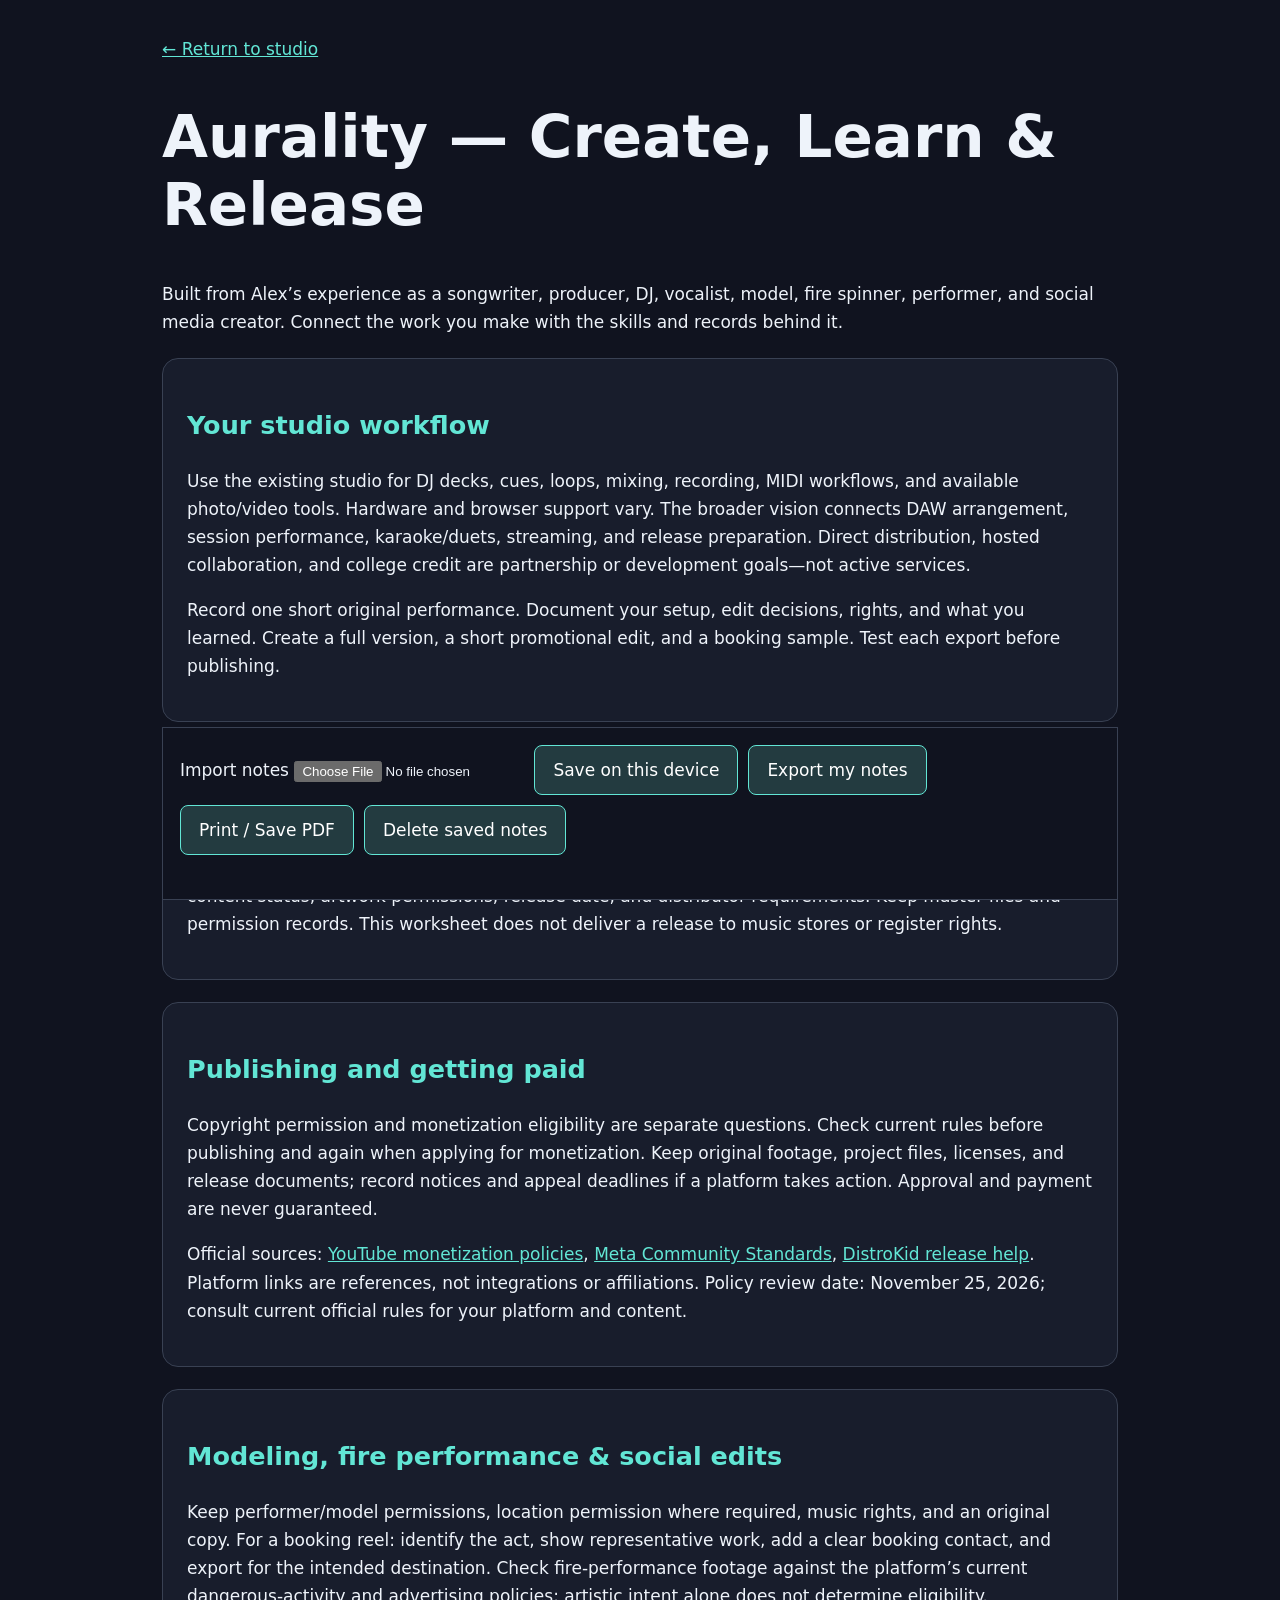
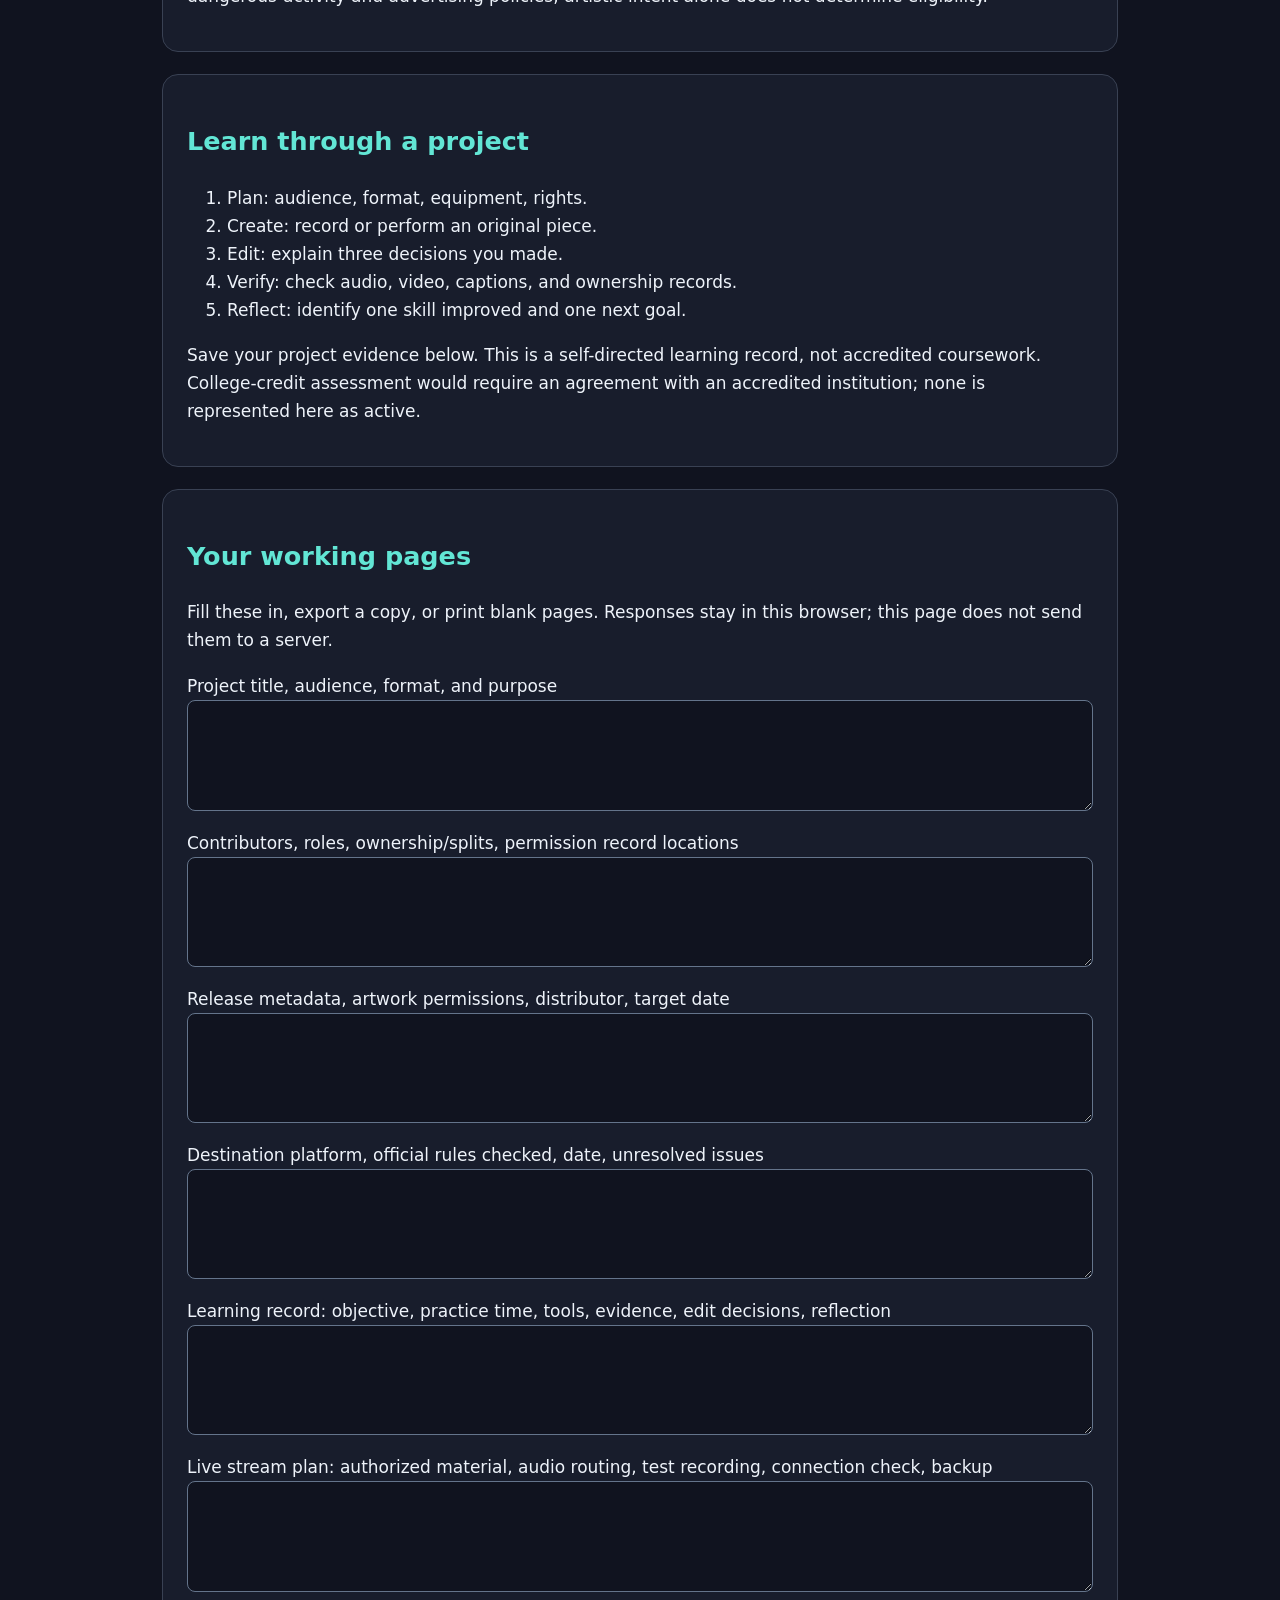
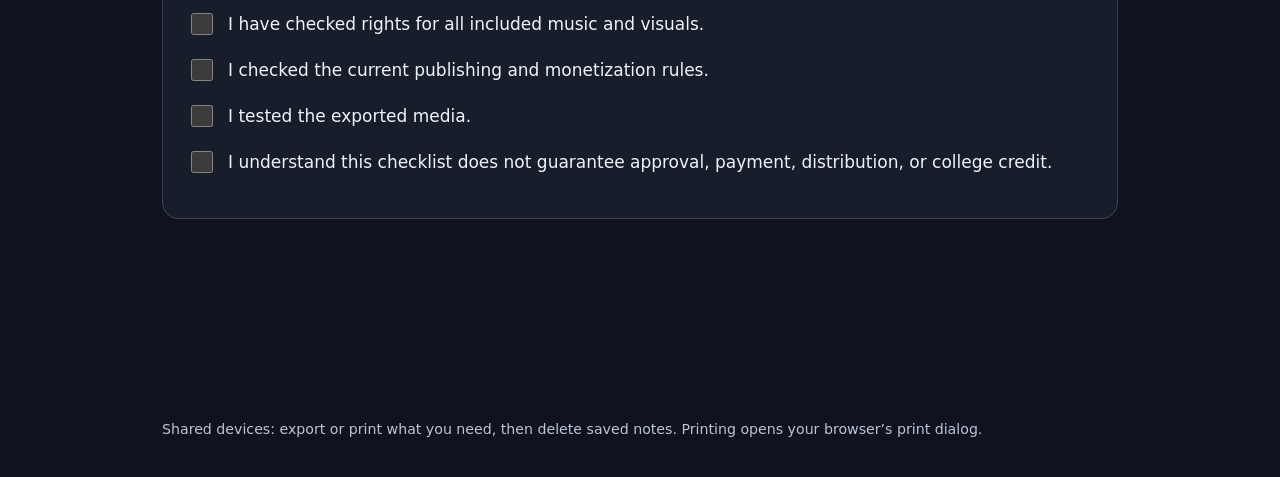
<file: creator-hub.html>
<!doctype html><html lang="en"><head><meta charset="utf-8"><meta name="viewport" content="width=device-width,initial-scale=1"><title>Aurality — Create, Learn &amp; Release</title><style>
:root{color-scheme:dark;font:17px/1.65 system-ui;background:#10131f;color:#eef3fa}*{box-sizing:border-box}body{margin:0}main{max-width:1000px;margin:auto;padding:35px 22px}a{color:#62e6d5}h1{font-size:clamp(2rem,6vw,3.5rem);line-height:1.15}h2{color:#62e6d5}section{border:1px solid #394153;border-radius:16px;padding:24px;margin:22px 0;background:#181d2c}label{display:block;margin:18px 0}textarea{display:block;width:100%;padding:12px;font:inherit;color:inherit;background:#10131f;border:1px solid #64748b;border-radius:8px}button{font:inherit;padding:10px 18px;border-radius:8px;border:1px solid #62e6d5;background:#233b40;color:white;cursor:pointer;margin:5px}button:focus-visible,a:focus-visible,input:focus-visible,textarea:focus-visible{outline:3px solid #ffbf69;outline-offset:3px}.check{display:flex;gap:12px;align-items:flex-start}input[type=checkbox]{width:22px;height:22px;flex-shrink:0}small{color:#bbc5d6}.actions{position:sticky;bottom:0;padding:12px;background:#10131f;border:1px solid #394153}#status{min-height:1.6em} @media print{ :root{color-scheme:light;background:white;color:black;font-size:11pt}main{padding:0}section{background:white;border:1px solid #aaa;break-inside:avoid}h2,a{color:black}.actions,nav{display:none}textarea{color:black;background:white;border:1px solid #aaa;min-height:100px;height:auto}small{color:#333}a::after{content:' (' attr(href) ')';overflow-wrap:anywhere}}
</style></head><body><main><nav><a href="/">← Return to studio</a></nav><h1>Aurality — Create, Learn &amp; Release</h1><p>Built from Alex’s experience as a songwriter, producer, DJ, vocalist, model, fire spinner, performer, and social media creator. Connect the work you make with the skills and records behind it.</p><section><h2>Your studio workflow</h2><p>Use the existing studio for DJ decks, cues, loops, mixing, recording, MIDI workflows, and available photo/video tools. Hardware and browser support vary. The broader vision connects DAW arrangement, session performance, karaoke/duets, streaming, and release preparation. Direct distribution, hosted collaboration, and college credit are partnership or development goals—not active services.</p><p>Record one short original performance. Document your setup, edit decisions, rights, and what you learned. Create a full version, a short promotional edit, and a booking sample. Test each export before publishing.</p></section><section><h2>Release preparation checklist</h2><p>Record the title, artist names, writers, producer credits, ownership and splits, recording version, explicit-content status, artwork permissions, release date, and distributor requirements. Keep master files and permission records. This worksheet does not deliver a release to music stores or register rights.</p></section><section><h2>Publishing and getting paid</h2><p>Copyright permission and monetization eligibility are separate questions. Check current rules before publishing and again when applying for monetization. Keep original footage, project files, licenses, and release documents; record notices and appeal deadlines if a platform takes action. Approval and payment are never guaranteed.</p><p>Official sources: <a href="https://support.google.com/youtube/answer/1311392">YouTube monetization policies</a>, <a href="https://transparency.meta.com/policies/community-standards/">Meta Community Standards</a>, <a href="https://support.distrokid.com/">DistroKid release help</a>. Platform links are references, not integrations or affiliations. Policy review date: November 25, 2026; consult current official rules for your platform and content.</p></section><section><h2>Modeling, fire performance &amp; social edits</h2><p>Keep performer/model permissions, location permission where required, music rights, and an original copy. For a booking reel: identify the act, show representative work, add a clear booking contact, and export for the intended destination. Check fire-performance footage against the platform’s current dangerous-activity and advertising policies; artistic intent alone does not determine eligibility.</p></section><section><h2>Learn through a project</h2><ol><li>Plan: audience, format, equipment, rights.</li><li>Create: record or perform an original piece.</li><li>Edit: explain three decisions you made.</li><li>Verify: check audio, video, captions, and ownership records.</li><li>Reflect: identify one skill improved and one next goal.</li></ol><p>Save your project evidence below. This is a self-directed learning record, not accredited coursework. College-credit assessment would require an agreement with an accredited institution; none is represented here as active.</p></section><form id="planner"><section><h2>Your working pages</h2><p>Fill these in, export a copy, or print blank pages. Responses stay in this browser; this page does not send them to a server.</p><label>Project title, audience, format, and purpose<textarea name="project" rows="3"></textarea></label><label>Contributors, roles, ownership/splits, permission record locations<textarea name="credits" rows="3"></textarea></label><label>Release metadata, artwork permissions, distributor, target date<textarea name="release" rows="3"></textarea></label><label>Destination platform, official rules checked, date, unresolved issues<textarea name="platform" rows="3"></textarea></label><label>Learning record: objective, practice time, tools, evidence, edit decisions, reflection<textarea name="learning" rows="3"></textarea></label><label>Live stream plan: authorized material, audio routing, test recording, connection check, backup<textarea name="stream" rows="3"></textarea></label> <label class="check"><input type="checkbox" name="check0"> I have checked rights for all included music and visuals.</label><label class="check"><input type="checkbox" name="check1"> I checked the current publishing and monetization rules.</label><label class="check"><input type="checkbox" name="check2"> I tested the exported media.</label><label class="check"><input type="checkbox" name="check3"> I understand this checklist does not guarantee approval, payment, distribution, or college credit.</label></section></form><div class="actions"><label style="display:inline-block;margin:5px">Import notes <input id="import-notes" type="file" accept="application/json,.json" style="max-width:230px"></label><button id="save" type="button">Save on this device</button><button id="export" type="button">Export my notes</button><button id="print" type="button">Print / Save PDF</button><button id="clear" type="button">Delete saved notes</button><div id="status" role="status" aria-live="polite"></div></div><small>Shared devices: export or print what you need, then delete saved notes. Printing opens your browser’s print dialog.</small></main><script>
const form=document.querySelector('#planner'),status=document.querySelector('#status'),key='creator-resource:'+location.pathname;
function values(){return Object.fromEntries(Array.from(form.elements).filter(e=>e.name).map(e=>[e.name,e.type==='checkbox'?e.checked:e.value]));}
try{const saved=JSON.parse(localStorage.getItem(key)||'{}');for(const e of form.elements){if(e.name in saved){if(e.type==='checkbox')e.checked=!!saved[e.name];else e.value=saved[e.name];}}}catch{status.textContent='Saved notes could not be loaded. You can still print or export.';}
document.querySelector('#save').onclick=()=>{try{localStorage.setItem(key,JSON.stringify(values()));status.textContent='Saved on this device.';}catch{status.textContent='Device storage unavailable. Export your notes instead.';}};
document.querySelector('#export').onclick=()=>{const blob=new Blob([JSON.stringify({title:document.title,exportedAt:new Date().toISOString(),responses:values()},null,2)],{type:'application/json'});const url=URL.createObjectURL(blob),a=document.createElement('a');a.href=url;a.download='project-notes.json';a.click();setTimeout(()=>URL.revokeObjectURL(url),1000);status.textContent='Notes exported.';};
document.querySelector('#print').onclick=()=>{for(const e of form.querySelectorAll('textarea')){e.style.height='auto';e.style.height=Math.max(100,e.scrollHeight)+'px';}window.print();};
document.querySelector('#clear').onclick=()=>{if(confirm('Delete notes saved by this page on this device? Exported copies will remain.')){try{localStorage.removeItem(key);}catch{}form.reset();status.textContent='Saved notes deleted from this device.';}};

document.querySelector('#import-notes').onchange=async(event)=>{
 const file=event.target.files?.[0];if(!file)return;
 try{
  if(file.size>250000)throw new Error('This file is too large. Choose a notes export under 250 KB.');
  const raw=await new Promise((resolve,reject)=>{const reader=new FileReader();reader.onload=()=>resolve(reader.result);reader.onerror=()=>reject(new Error('File could not be read.'));reader.readAsText(file);});
  const data=JSON.parse(raw);
  if(!data||data.title!==document.title||!data.responses||Array.isArray(data.responses)||typeof data.responses!=='object')throw new Error('Choose an export from this same workbook.');
  const fields=Array.from(form.elements).filter(e=>e.name);
  for(const e of fields){if(!Object.prototype.hasOwnProperty.call(data.responses,e.name))continue;const value=data.responses[e.name];if(e.type==='checkbox'?typeof value!=='boolean':typeof value!=='string'||value.length>50000)throw new Error('This export contains invalid response values.');}
  for(const e of fields){if(Object.prototype.hasOwnProperty.call(data.responses,e.name)){if(e.type==='checkbox')e.checked=data.responses[e.name];else e.value=data.responses[e.name];}}
  status.textContent='Notes imported. Review them, then choose Save on this device if you want to keep them here.';
 }catch(error){status.textContent=error instanceof Error?error.message:'Could not import this file.';}
 event.target.value='';
};
</script></body></html>
</file>
<file: css/aurality.css>
/* ===== Aurality Studio — Dark Professional DJ Theme ===== */
@import url('https://fonts.googleapis.com/css2?family=JetBrains+Mono:wght@300;400;600;700&family=Inter:wght@300;400;500;600;700&display=swap');

:root {
  --bg-primary: #0a0a0f;
  --bg-secondary: #111118;
  --bg-tertiary: #1a1a25;
  --bg-panel: #141420;
  --bg-control: #1e1e2e;
  --bg-hover: #252535;
  --border: #3a3a50;
  --border-light: #505066;
  --text-primary: #ffffff;
  --text-secondary: #ccccdd;
  --text-dim: #9999bb;
  --accent-cyan: #00e5ff;
  --accent-magenta: #ff0066;
  --accent-green: #00ff64;
  --accent-yellow: #ffaa00;
  --accent-purple: #8844ff;
  --accent-orange: #ff6622;
  --deck-a: #00e5ff;
  --deck-b: #ff0066;
  --knob-track: #333348;
  --meter-green: #00cc44;
  --meter-yellow: #ffcc00;
  --meter-red: #ff2200;
  --shadow: 0 4px 20px rgba(0,0,0,0.5);
  --shadow-glow-a: 0 0 15px rgba(0, 229, 255, 0.2);
  --shadow-glow-b: 0 0 15px rgba(255, 0, 102, 0.2);
  --radius: 6px;
  --radius-sm: 4px;
  --radius-lg: 10px;
}

* { margin: 0; padding: 0; box-sizing: border-box; }

/* High-contrast text overrides */
label, span, .label, .knob-label, .control-label, .section-title, th, td, p, li, h1, h2, h3, h4, h5, h6 {
  color: #ffffff !important;
}
select, input[type="text"], input[type="number"], input[type="search"] {
  color: #ffffff !important;
}

html, body {
  width: 100%; height: 100%;
  font-family: 'Inter', -apple-system, sans-serif;
  background: var(--bg-primary);
  color: #ffffff;
  overflow: hidden;
  user-select: none;
  -webkit-user-select: none;
}

/* ===== Layout ===== */
#app {
  display: grid;
  grid-template-rows: auto 1fr auto;
  height: 100vh;
  width: 100vw;
}

/* --- Top Bar --- */
.top-bar {
  display: flex;
  align-items: center;
  justify-content: space-between;
  padding: 6px 16px;
  background: var(--bg-secondary);
  border-bottom: 1px solid var(--border);
  height: 42px;
  z-index: 100;
}

.logo {
  font-family: 'JetBrains Mono', monospace;
  font-weight: 700;
  font-size: 16px;
  letter-spacing: 2px;
  background: linear-gradient(135deg, var(--accent-cyan), var(--accent-magenta));
  -webkit-background-clip: text;
  -webkit-text-fill-color: transparent;
}

.top-controls {
  display: flex;
  gap: 8px;
  align-items: center;
}

.top-btn {
  padding: 4px 12px;
  background: var(--bg-control);
  border: 1px solid var(--border);
  border-radius: var(--radius-sm);
  color: #ffffff;
  font-size: 11px;
  font-weight: 600;
  font-family: 'Inter', sans-serif;
  cursor: pointer;
  transition: all 0.15s;
}
.top-btn:hover { background: var(--bg-hover); color: #ffffff; }
.top-btn.active { border-color: var(--accent-cyan); color: var(--accent-cyan); }
.top-btn.recording { border-color: var(--meter-red); color: var(--meter-red); animation: pulse-red 1s infinite; }

@keyframes pulse-red {
  0%, 100% { box-shadow: 0 0 0 0 rgba(255,34,0,0.4); }
  50% { box-shadow: 0 0 8px 2px rgba(255,34,0,0.3); }
}

.midi-status {
  font-size: 10px;
  color: #ddddee;
  display: flex;
  align-items: center;
  gap: 4px;
}
.midi-dot {
  width: 6px; height: 6px;
  border-radius: 50%;
  background: var(--meter-red);
}
.midi-dot.connected { background: var(--meter-green); }

.master-vol {
  display: flex;
  align-items: center;
  gap: 6px;
  font-size: 10px;
  color: var(--text-secondary);
}
.master-vol input[type="range"] {
  width: 60px;
  accent-color: var(--accent-cyan);
}

/* --- Main Area --- */
.main-area {
  display: grid;
  grid-template-rows: 1fr auto;
  overflow: hidden;
}

/* --- Decks + Mixer --- */
.decks-area {
  display: grid;
  grid-template-columns: 1fr auto 1fr;
  gap: 0;
  padding: 6px;
  min-height: 0;
}

/* --- Deck Panel --- */
.deck-panel {
  display: flex;
  flex-direction: column;
  background: var(--bg-panel);
  border-radius: var(--radius-lg);
  border: 1px solid var(--border);
  overflow: hidden;
  min-height: 0;
}
.deck-panel.deck-a { box-shadow: var(--shadow-glow-a); }
.deck-panel.deck-b { box-shadow: var(--shadow-glow-b); }

.deck-header {
  display: flex;
  justify-content: space-between;
  align-items: center;
  padding: 6px 12px;
  background: var(--bg-secondary);
  border-bottom: 1px solid var(--border);
}

.deck-label {
  font-family: 'JetBrains Mono', monospace;
  font-weight: 700;
  font-size: 13px;
}
.deck-a .deck-label { color: var(--deck-a); }
.deck-b .deck-label { color: var(--deck-b); }

.deck-track-info {
  text-align: right;
  overflow: hidden;
}
.deck-track-name {
  font-size: 12px;
  font-weight: 600;
  white-space: nowrap;
  overflow: hidden;
  text-overflow: ellipsis;
  max-width: 200px;
}
.deck-track-artist {
  font-size: 10px;
  color: var(--text-secondary);
}

.deck-track-meta {
  display: flex;
  gap: 12px;
  font-family: 'JetBrains Mono', monospace;
  font-size: 11px;
}

.meta-bpm { color: var(--accent-green); }
.meta-key { color: var(--accent-yellow); }
.meta-time { color: var(--text-secondary); }

/* Waveform */
.waveform-container {
  position: relative;
  height: 90px;
  background: #0d0d15;
  border-bottom: 1px solid var(--border);
}
.waveform-container canvas {
  width: 100%;
  height: 100%;
  display: block;
}

.overview-container {
  height: 24px;
  background: #0a0a12;
  border-bottom: 1px solid var(--border);
}
.overview-container canvas {
  width: 100%;
  height: 100%;
  display: block;
}

/* Deck Controls */
.deck-controls {
  display: flex;
  gap: 6px;
  padding: 8px;
  align-items: center;
  flex-wrap: wrap;
}

.transport-btns {
  display: flex;
  gap: 4px;
}

.deck-btn {
  width: 36px;
  height: 30px;
  border: 1px solid var(--border);
  border-radius: var(--radius-sm);
  background: var(--bg-control);
  color: var(--text-secondary);
  font-size: 10px;
  font-family: 'JetBrains Mono', monospace;
  cursor: pointer;
  display: flex;
  align-items: center;
  justify-content: center;
  transition: all 0.1s;
}
.deck-btn:hover { background: var(--bg-hover); color: var(--text-primary); }
.deck-btn.active { border-color: var(--accent-cyan); color: var(--accent-cyan); }
.deck-btn.play-btn.playing { background: var(--accent-green); color: #000; border-color: var(--accent-green); }
.deck-btn.cue-btn.active { background: var(--accent-yellow); color: #000; border-color: var(--accent-yellow); }

/* Hot Cues */
.hotcue-pads {
  display: grid;
  grid-template-columns: repeat(8, 1fr);
  gap: 3px;
}

.hotcue-pad {
  height: 26px;
  border: 1px solid var(--border);
  border-radius: 3px;
  background: var(--bg-control);
  color: var(--text-dim);
  font-size: 9px;
  font-family: 'JetBrains Mono', monospace;
  cursor: pointer;
  transition: all 0.1s;
}
.hotcue-pad:hover { background: var(--bg-hover); }
.hotcue-pad.set {
  border-color: var(--accent-orange);
  color: var(--accent-orange);
  background: rgba(255, 102, 34, 0.1);
}

/* Loop controls */
.loop-controls {
  display: flex;
  gap: 3px;
  align-items: center;
}
.loop-btn {
  padding: 3px 6px;
  background: var(--bg-control);
  border: 1px solid var(--border);
  border-radius: 3px;
  color: var(--text-dim);
  font-size: 9px;
  font-family: 'JetBrains Mono', monospace;
  cursor: pointer;
}
.loop-btn:hover { background: var(--bg-hover); color: var(--text-primary); }
.loop-btn.active { border-color: var(--accent-green); color: var(--accent-green); background: rgba(0,255,100,0.1); }

/* Pitch slider */
.pitch-container {
  display: flex;
  flex-direction: column;
  align-items: center;
  gap: 2px;
}
.pitch-container label {
  font-size: 9px;
  color: var(--text-dim);
  font-family: 'JetBrains Mono', monospace;
}
.pitch-slider {
  writing-mode: vertical-lr;
  direction: rtl;
  width: 20px;
  height: 80px;
  accent-color: var(--accent-cyan);
}
.pitch-value {
  font-size: 10px;
  font-family: 'JetBrains Mono', monospace;
  color: var(--accent-green);
}

/* ===== Mixer Panel ===== */
.mixer-panel {
  display: flex;
  flex-direction: column;
  background: var(--bg-panel);
  border-radius: var(--radius-lg);
  border: 1px solid var(--border);
  padding: 8px;
  width: 260px;
  gap: 8px;
}

.mixer-title {
  font-family: 'JetBrains Mono', monospace;
  font-size: 10px;
  color: var(--text-dim);
  text-align: center;
  letter-spacing: 2px;
  text-transform: uppercase;
}

.mixer-channels {
  display: grid;
  grid-template-columns: 1fr 1fr;
  gap: 8px;
}

.mixer-channel {
  display: flex;
  flex-direction: column;
  gap: 6px;
  align-items: center;
}

.mixer-ch-label {
  font-family: 'JetBrains Mono', monospace;
  font-size: 11px;
  font-weight: 700;
}
.mixer-channel:first-child .mixer-ch-label { color: var(--deck-a); }
.mixer-channel:last-child .mixer-ch-label { color: var(--deck-b); }

/* EQ Knobs */
.eq-section {
  display: flex;
  flex-direction: column;
  gap: 4px;
  align-items: center;
}

.eq-knob-row {
  display: flex;
  align-items: center;
  gap: 4px;
}

.eq-label {
  font-size: 9px;
  font-family: 'JetBrains Mono', monospace;
  color: var(--text-dim);
  width: 22px;
}

.knob {
  width: 32px;
  height: 32px;
  border-radius: 50%;
  background: conic-gradient(from 220deg, var(--knob-track) 0deg, var(--knob-track) 280deg);
  border: 2px solid var(--border-light);
  cursor: pointer;
  position: relative;
  transition: border-color 0.15s;
}
.knob:hover { border-color: var(--accent-cyan); }
.knob::after {
  content: '';
  position: absolute;
  width: 2px;
  height: 10px;
  background: var(--text-primary);
  top: 3px;
  left: 50%;
  transform: translateX(-50%);
  border-radius: 1px;
  transform-origin: bottom center;
}

/* Channel fader */
.ch-fader-container {
  display: flex;
  flex-direction: column;
  align-items: center;
  gap: 2px;
}
.ch-fader {
  writing-mode: vertical-lr;
  direction: rtl;
  height: 80px;
  width: 24px;
  accent-color: var(--text-primary);
}

/* VU Meter */
.vu-meter {
  width: 8px;
  height: 80px;
  background: var(--bg-primary);
  border-radius: 4px;
  overflow: hidden;
  position: relative;
  border: 1px solid var(--border);
}
.vu-meter-fill {
  position: absolute;
  bottom: 0;
  width: 100%;
  background: linear-gradient(to top, var(--meter-green) 0%, var(--meter-green) 60%, var(--meter-yellow) 80%, var(--meter-red) 100%);
  transition: height 0.05s;
  border-radius: 3px;
}

/* Crossfader */
.crossfader-section {
  display: flex;
  flex-direction: column;
  align-items: center;
  gap: 4px;
}
.crossfader-label {
  font-size: 9px;
  color: var(--text-dim);
  display: flex;
  justify-content: space-between;
  width: 100%;
  font-family: 'JetBrains Mono', monospace;
}
.crossfader {
  width: 100%;
  accent-color: var(--accent-purple);
}

/* Filter */
.filter-container {
  display: flex;
  align-items: center;
  gap: 4px;
  font-size: 9px;
  color: var(--text-dim);
}
.filter-slider {
  width: 80px;
  accent-color: var(--accent-purple);
}

/* Cue button */
.cue-ch-btn {
  width: 28px;
  height: 22px;
  border-radius: 3px;
  border: 1px solid var(--border);
  background: var(--bg-control);
  color: var(--text-dim);
  font-size: 8px;
  font-family: 'JetBrains Mono', monospace;
  cursor: pointer;
}
.cue-ch-btn.active { background: var(--accent-yellow); color: #000; border-color: var(--accent-yellow); }

/* FX Section */
.fx-section {
  display: flex;
  flex-direction: column;
  gap: 4px;
  padding: 6px;
  background: var(--bg-secondary);
  border-radius: var(--radius);
}

.fx-title {
  font-size: 9px;
  font-family: 'JetBrains Mono', monospace;
  color: var(--text-dim);
  text-transform: uppercase;
  letter-spacing: 1px;
}

.fx-grid {
  display: grid;
  grid-template-columns: repeat(3, 1fr);
  gap: 3px;
}

.fx-btn {
  padding: 4px 2px;
  border: 1px solid var(--border);
  border-radius: 3px;
  background: var(--bg-control);
  color: var(--text-dim);
  font-size: 8px;
  font-family: 'JetBrains Mono', monospace;
  cursor: pointer;
  text-align: center;
  transition: all 0.1s;
}
.fx-btn:hover { background: var(--bg-hover); color: var(--text-primary); }
.fx-btn.active { border-color: var(--accent-purple); color: var(--accent-purple); background: rgba(136, 68, 255, 0.1); }

/* Stem section */
.stem-section {
  display: flex;
  gap: 3px;
}
.stem-btn {
  flex: 1;
  padding: 3px 2px;
  border: 1px solid var(--border);
  border-radius: 3px;
  background: var(--bg-control);
  color: var(--text-dim);
  font-size: 8px;
  font-family: 'JetBrains Mono', monospace;
  cursor: pointer;
  text-align: center;
}
.stem-btn:hover { background: var(--bg-hover); }
.stem-btn.muted { border-color: var(--meter-red); color: var(--meter-red); text-decoration: line-through; }
.stem-btn.active { border-color: var(--accent-green); color: var(--accent-green); }

/* ===== Library Panel ===== */
.library-panel {
  background: var(--bg-secondary);
  border-top: 1px solid var(--border);
  display: flex;
  flex-direction: column;
  height: 220px;
  min-height: 100px;
  max-height: 40vh;
}

.library-toolbar {
  display: flex;
  align-items: center;
  padding: 6px 12px;
  gap: 8px;
  border-bottom: 1px solid var(--border);
  flex-shrink: 0;
}

.library-search {
  flex: 1;
  max-width: 300px;
  padding: 4px 10px;
  background: var(--bg-control);
  border: 1px solid var(--border);
  border-radius: var(--radius-sm);
  color: var(--text-primary);
  font-size: 12px;
  font-family: 'Inter', sans-serif;
  outline: none;
}
.library-search:focus { border-color: var(--accent-cyan); }
.library-search::placeholder { color: var(--text-dim); }

.library-tabs {
  display: flex;
  gap: 2px;
}
.library-tab {
  padding: 3px 10px;
  background: transparent;
  border: none;
  border-radius: var(--radius-sm);
  color: var(--text-secondary);
  font-size: 11px;
  cursor: pointer;
}
.library-tab:hover { background: var(--bg-hover); }
.library-tab.active { background: var(--bg-control); color: var(--text-primary); }

.library-import-btn {
  padding: 4px 12px;
  background: linear-gradient(135deg, var(--accent-cyan), var(--accent-purple));
  border: none;
  border-radius: var(--radius-sm);
  color: #fff;
  font-size: 11px;
  font-weight: 600;
  cursor: pointer;
  transition: opacity 0.15s;
}
.library-import-btn:hover { opacity: 0.85; }

.library-content {
  flex: 1;
  overflow-y: auto;
  overflow-x: hidden;
}

/* Track table */
.track-table {
  width: 100%;
  border-collapse: collapse;
  font-size: 11px;
}

.track-table thead {
  position: sticky;
  top: 0;
  z-index: 10;
}

.track-table th {
  padding: 4px 10px;
  text-align: left;
  font-weight: 600;
  font-size: 10px;
  text-transform: uppercase;
  letter-spacing: 0.5px;
  color: var(--text-dim);
  background: var(--bg-tertiary);
  border-bottom: 1px solid var(--border);
  cursor: pointer;
  white-space: nowrap;
}
.track-table th:hover { color: var(--text-primary); }

.track-table td {
  padding: 5px 10px;
  border-bottom: 1px solid rgba(42, 42, 58, 0.3);
  white-space: nowrap;
  overflow: hidden;
  text-overflow: ellipsis;
  max-width: 200px;
}

.track-table tr {
  cursor: pointer;
  transition: background 0.1s;
}
.track-table tbody tr:hover { background: var(--bg-hover); }
.track-table tbody tr.selected { background: rgba(0, 229, 255, 0.1); }

.track-table .col-bpm { color: var(--accent-green); font-family: 'JetBrains Mono', monospace; }
.track-table .col-key { color: var(--accent-yellow); font-family: 'JetBrains Mono', monospace; }
.track-table .col-duration { color: var(--text-secondary); font-family: 'JetBrains Mono', monospace; }
.track-table .col-actions { width: 80px; text-align: center; }

.load-btn {
  padding: 2px 8px;
  border: 1px solid var(--border);
  border-radius: 3px;
  background: var(--bg-control);
  color: var(--text-secondary);
  font-size: 9px;
  cursor: pointer;
  margin: 0 2px;
}
.load-btn:hover { border-color: var(--accent-cyan); color: var(--accent-cyan); }
.load-btn.load-a:hover { border-color: var(--deck-a); color: var(--deck-a); }
.load-btn.load-b:hover { border-color: var(--deck-b); color: var(--deck-b); }

/* Drop zone */
.drop-overlay {
  display: none;
  position: fixed;
  top: 0; left: 0; right: 0; bottom: 0;
  background: rgba(0, 229, 255, 0.1);
  border: 3px dashed var(--accent-cyan);
  z-index: 1000;
  align-items: center;
  justify-content: center;
  font-size: 24px;
  font-weight: 700;
  color: var(--accent-cyan);
}
.drop-overlay.visible { display: flex; }

/* Empty library */
.library-empty {
  display: flex;
  flex-direction: column;
  align-items: center;
  justify-content: center;
  height: 100%;
  padding: 20px;
  color: var(--text-dim);
  font-size: 13px;
  text-align: center;
  gap: 8px;
}
.library-empty-icon {
  font-size: 32px;
  opacity: 0.3;
}

/* ===== Visualizer ===== */
.visualizer-panel {
  display: none;
  position: fixed;
  top: 42px;
  left: 0;
  right: 0;
  bottom: 220px;
  z-index: 50;
  background: #0a0a0f;
}
.visualizer-panel.active { display: block; }
.visualizer-panel canvas {
  width: 100%;
  height: 100%;
}

/* ===== AI Panel ===== */
.ai-panel {
  display: none;
  position: fixed;
  top: 42px;
  right: 0;
  width: 320px;
  bottom: 220px;
  background: var(--bg-panel);
  border-left: 1px solid var(--border);
  z-index: 60;
  overflow-y: auto;
  padding: 12px;
}
.ai-panel.active { display: block; }

.ai-section {
  margin-bottom: 16px;
}
.ai-section-title {
  font-family: 'JetBrains Mono', monospace;
  font-size: 11px;
  color: var(--accent-purple);
  text-transform: uppercase;
  letter-spacing: 1px;
  margin-bottom: 8px;
  padding-bottom: 4px;
  border-bottom: 1px solid var(--border);
}

.ai-suggestion {
  padding: 8px;
  background: var(--bg-secondary);
  border-radius: var(--radius);
  border: 1px solid var(--border);
  margin-bottom: 6px;
  cursor: pointer;
  transition: border-color 0.15s;
}
.ai-suggestion:hover { border-color: var(--accent-purple); }
.ai-suggestion-title {
  font-size: 12px;
  font-weight: 600;
  margin-bottom: 2px;
}
.ai-suggestion-detail {
  font-size: 10px;
  color: var(--text-secondary);
}
.ai-suggestion-score {
  font-family: 'JetBrains Mono', monospace;
  font-size: 10px;
  color: var(--accent-green);
}

.ai-transition {
  padding: 8px;
  background: var(--bg-secondary);
  border-radius: var(--radius);
  border: 1px solid var(--border);
  margin-bottom: 6px;
}
.ai-transition-type {
  font-size: 12px;
  font-weight: 600;
  color: var(--accent-cyan);
  margin-bottom: 4px;
}
.ai-transition-desc {
  font-size: 10px;
  color: var(--text-secondary);
  line-height: 1.4;
}
.ai-transition-technique {
  font-size: 10px;
  color: var(--accent-yellow);
  margin-top: 4px;
  font-style: italic;
}

/* Practice mode overlay */
.practice-overlay {
  display: none;
  position: fixed;
  top: 50px;
  left: 50%;
  transform: translateX(-50%);
  background: var(--bg-panel);
  border: 1px solid var(--accent-green);
  border-radius: var(--radius-lg);
  padding: 16px;
  z-index: 200;
  min-width: 300px;
  box-shadow: var(--shadow);
}
.practice-overlay.active { display: block; }

.practice-score {
  font-family: 'JetBrains Mono', monospace;
  font-size: 48px;
  font-weight: 700;
  text-align: center;
  color: var(--accent-green);
}

.practice-grade {
  font-size: 24px;
  text-align: center;
  font-weight: 700;
  margin-bottom: 8px;
}

.practice-metrics {
  display: flex;
  flex-direction: column;
  gap: 4px;
  font-size: 11px;
}
.practice-metric {
  display: flex;
  justify-content: space-between;
}
.practice-metric-bar {
  height: 4px;
  background: var(--bg-control);
  border-radius: 2px;
  overflow: hidden;
}
.practice-metric-fill {
  height: 100%;
  background: var(--accent-green);
  transition: width 0.3s;
}

.practice-feedback {
  margin-top: 8px;
  font-size: 10px;
  color: var(--text-secondary);
  line-height: 1.5;
}

/* ===== Smart Playlist Modal ===== */
.modal-overlay {
  display: none;
  position: fixed;
  top: 0; left: 0; right: 0; bottom: 0;
  background: rgba(0,0,0,0.7);
  z-index: 500;
  align-items: center;
  justify-content: center;
}
.modal-overlay.active { display: flex; }

.modal {
  background: var(--bg-panel);
  border: 1px solid var(--border);
  border-radius: var(--radius-lg);
  padding: 24px;
  min-width: 400px;
  max-width: 500px;
  box-shadow: var(--shadow);
}

.modal-title {
  font-family: 'JetBrains Mono', monospace;
  font-size: 16px;
  font-weight: 700;
  margin-bottom: 16px;
  background: linear-gradient(135deg, var(--accent-cyan), var(--accent-purple));
  -webkit-background-clip: text;
  -webkit-text-fill-color: transparent;
}

.modal-field {
  margin-bottom: 12px;
}
.modal-field label {
  display: block;
  font-size: 11px;
  color: var(--text-secondary);
  margin-bottom: 4px;
}
.modal-field input, .modal-field select {
  width: 100%;
  padding: 6px 10px;
  background: var(--bg-control);
  border: 1px solid var(--border);
  border-radius: var(--radius-sm);
  color: var(--text-primary);
  font-size: 12px;
}

.modal-actions {
  display: flex;
  gap: 8px;
  justify-content: flex-end;
  margin-top: 16px;
}
.modal-btn {
  padding: 6px 16px;
  border: 1px solid var(--border);
  border-radius: var(--radius-sm);
  background: var(--bg-control);
  color: var(--text-primary);
  font-size: 12px;
  cursor: pointer;
}
.modal-btn.primary {
  background: linear-gradient(135deg, var(--accent-cyan), var(--accent-purple));
  border: none;
  color: #fff;
  font-weight: 600;
}

/* Scrollbar */
::-webkit-scrollbar { width: 6px; }
::-webkit-scrollbar-track { background: var(--bg-primary); }
::-webkit-scrollbar-thumb { background: var(--border); border-radius: 3px; }
::-webkit-scrollbar-thumb:hover { background: var(--border-light); }

/* ===== Responsive ===== */
@media (max-width: 1200px) {
  .mixer-panel { width: 220px; }
  .deck-track-name { max-width: 150px; }
}

/* Tooltip */
[data-tooltip] {
  position: relative;
}
[data-tooltip]:hover::after {
  content: attr(data-tooltip);
  position: absolute;
  bottom: 100%;
  left: 50%;
  transform: translateX(-50%);
  padding: 4px 8px;
  background: var(--bg-tertiary);
  border: 1px solid var(--border);
  border-radius: 3px;
  font-size: 10px;
  color: var(--text-primary);
  white-space: nowrap;
  z-index: 1000;
  pointer-events: none;
}

/* Resize handle for library */
.library-resize {
  height: 4px;
  cursor: ns-resize;
  background: transparent;
  position: relative;
}
.library-resize:hover { background: var(--accent-cyan); opacity: 0.3; }

/* Recording indicator */
.rec-indicator {
  display: none;
  position: fixed;
  top: 50px;
  left: 50%;
  transform: translateX(-50%);
  padding: 4px 16px;
  background: rgba(255, 34, 0, 0.9);
  border-radius: 20px;
  font-size: 12px;
  font-weight: 700;
  color: white;
  z-index: 300;
  animation: pulse-red 1s infinite;
}
.rec-indicator.active { display: block; }

/* Pad mode indicator */
.pad-mode-label {
  font-size: 9px;
  font-family: 'JetBrains Mono', monospace;
  color: var(--text-dim);
  text-transform: uppercase;
  letter-spacing: 1px;
  text-align: center;
  padding: 2px 0;
}

/* ===== Tap Tempo Button ===== */
.tap-tempo-btn {
  padding: 1px 6px;
  font-size: 9px;
  font-family: 'JetBrains Mono', monospace;
  font-weight: 600;
  background: var(--bg-control);
  color: var(--accent-green);
  border: 1px solid var(--accent-green);
  border-radius: 3px;
  cursor: pointer;
  transition: all 0.1s;
  line-height: 1.2;
}
.tap-tempo-btn:hover {
  background: rgba(0, 255, 100, 0.15);
}
.tap-tempo-btn:active, .tap-tempo-btn.tapping {
  background: var(--accent-green);
  color: #000;
}

/* ===== Library Drop Zone ===== */
.library-drop-zone {
  display: flex;
  flex-direction: column;
  align-items: center;
  justify-content: center;
  padding: 32px 20px;
  border: 2px dashed var(--border-light);
  border-radius: var(--radius-lg);
  margin: 16px;
  color: var(--text-dim);
  transition: border-color 0.2s, background 0.2s;
  cursor: pointer;
  gap: 8px;
}
.library-drop-zone:hover {
  border-color: var(--accent-cyan);
  background: rgba(0, 229, 255, 0.03);
}
.library-drop-zone .drop-icon {
  font-size: 36px;
  opacity: 0.4;
}
.library-drop-zone .drop-text {
  font-size: 14px;
  font-weight: 600;
  letter-spacing: 1px;
}
.library-drop-zone .drop-hint {
  font-size: 11px;
  opacity: 0.6;
}

/* ===== Track analysis spinner ===== */
.analyzing-indicator {
  display: inline-block;
  width: 10px;
  height: 10px;
  border: 2px solid var(--accent-cyan);
  border-top-color: transparent;
  border-radius: 50%;
  animation: spin-analyze 0.6s linear infinite;
  margin-right: 6px;
  vertical-align: middle;
}
@keyframes spin-analyze {
  to { transform: rotate(360deg); }
}

/* ===== 808 Pad Flash Animation ===== */
@keyframes pad-flash {
  0% { filter: brightness(2.5); box-shadow: 0 0 30px var(--pad-color, #ff6600); }
  100% { filter: brightness(1); box-shadow: none; }
}
.pad-triggered {
  animation: pad-flash 0.25s ease-out;
}

/* ===== Start Screen ===== */
#start-btn:hover {
  transform: scale(1.05);
  box-shadow: 0 0 50px rgba(0, 229, 255, 0.5), 0 0 80px rgba(255, 0, 102, 0.3);
}
#start-btn:active {
  transform: scale(0.97);
}
</file>
